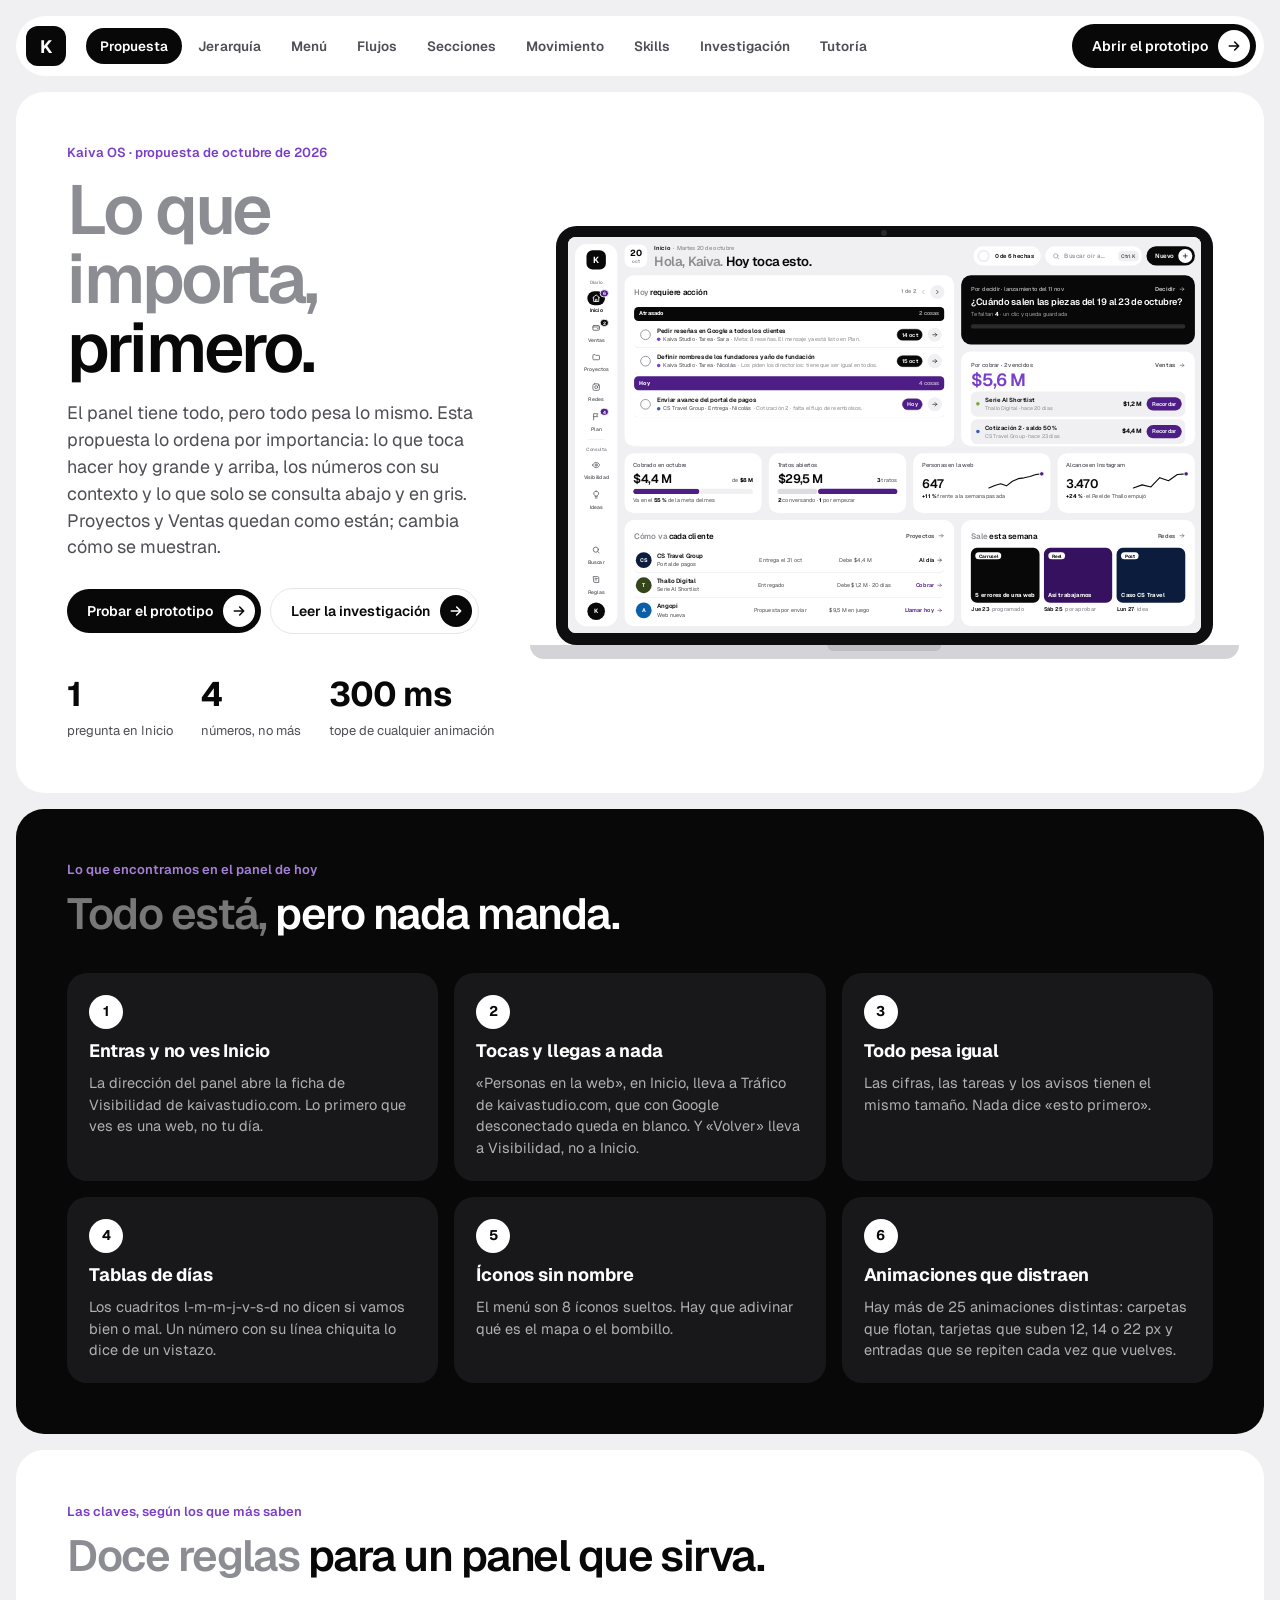
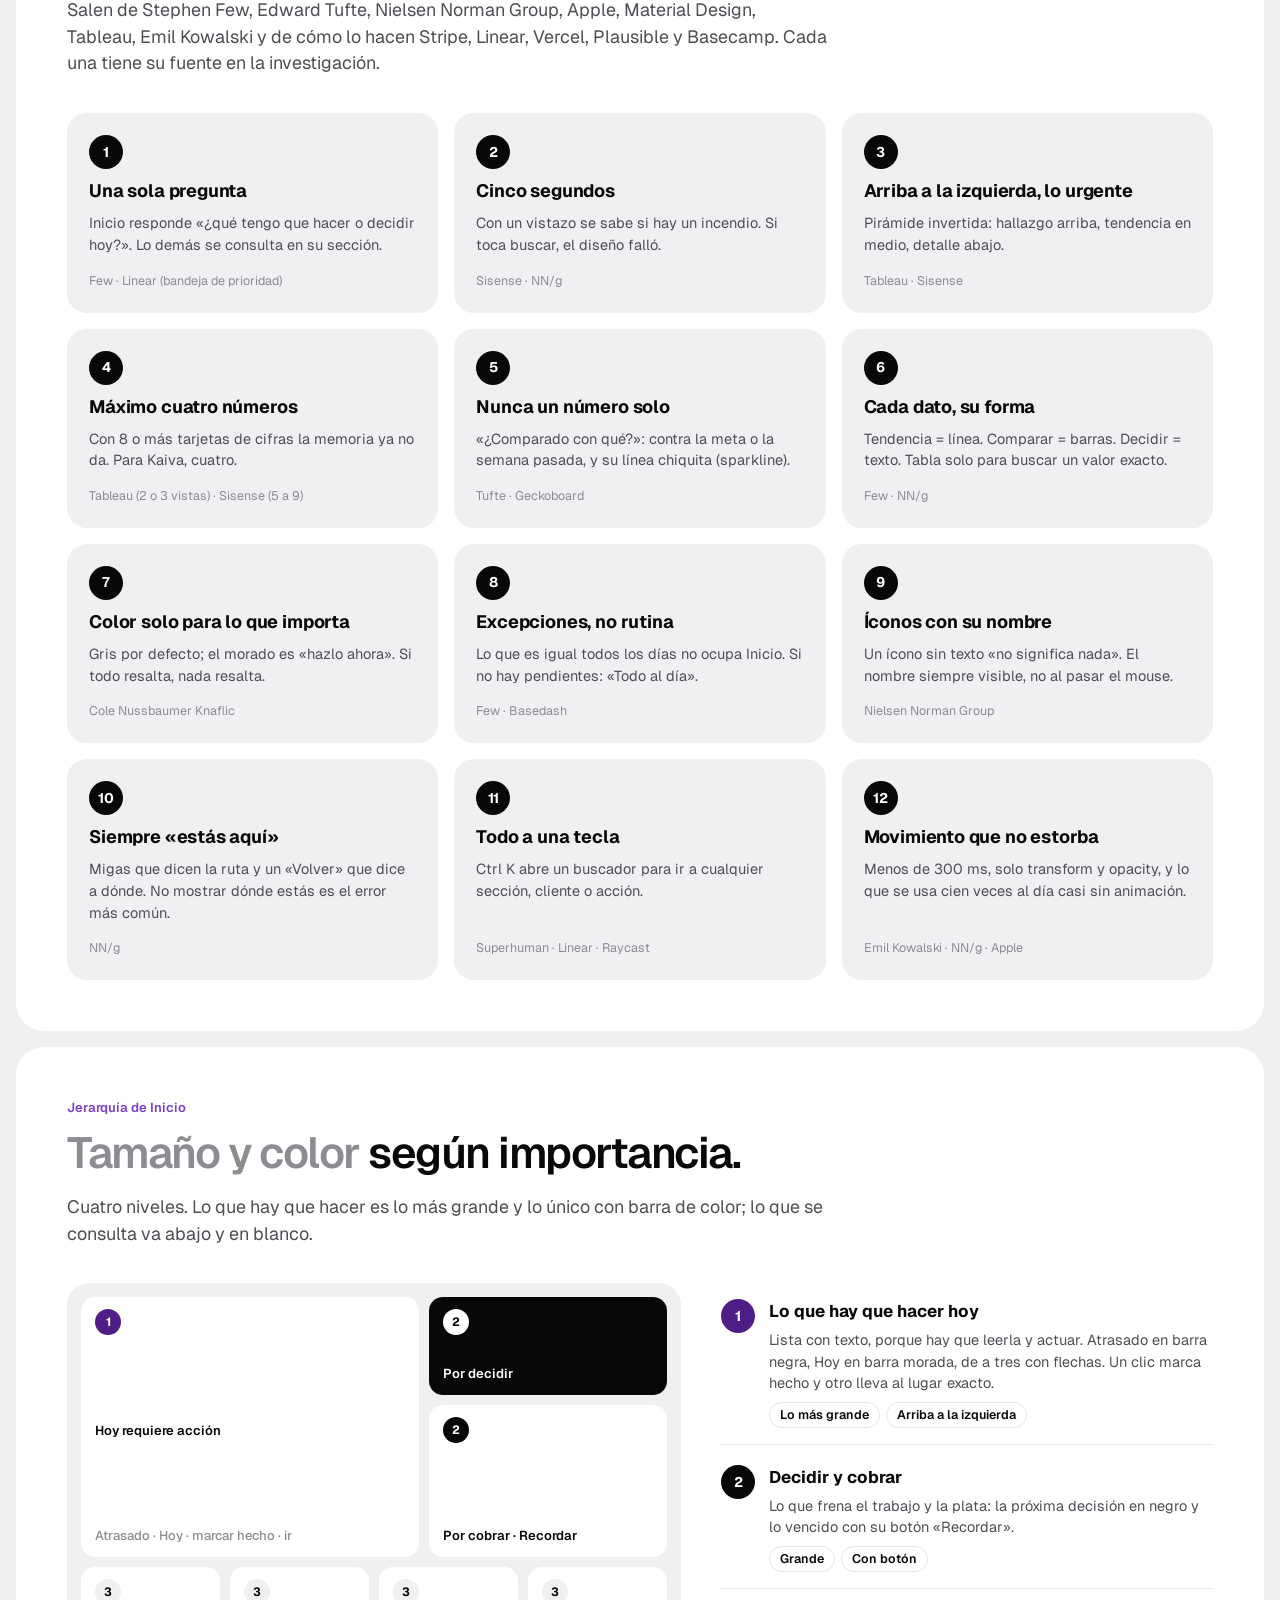
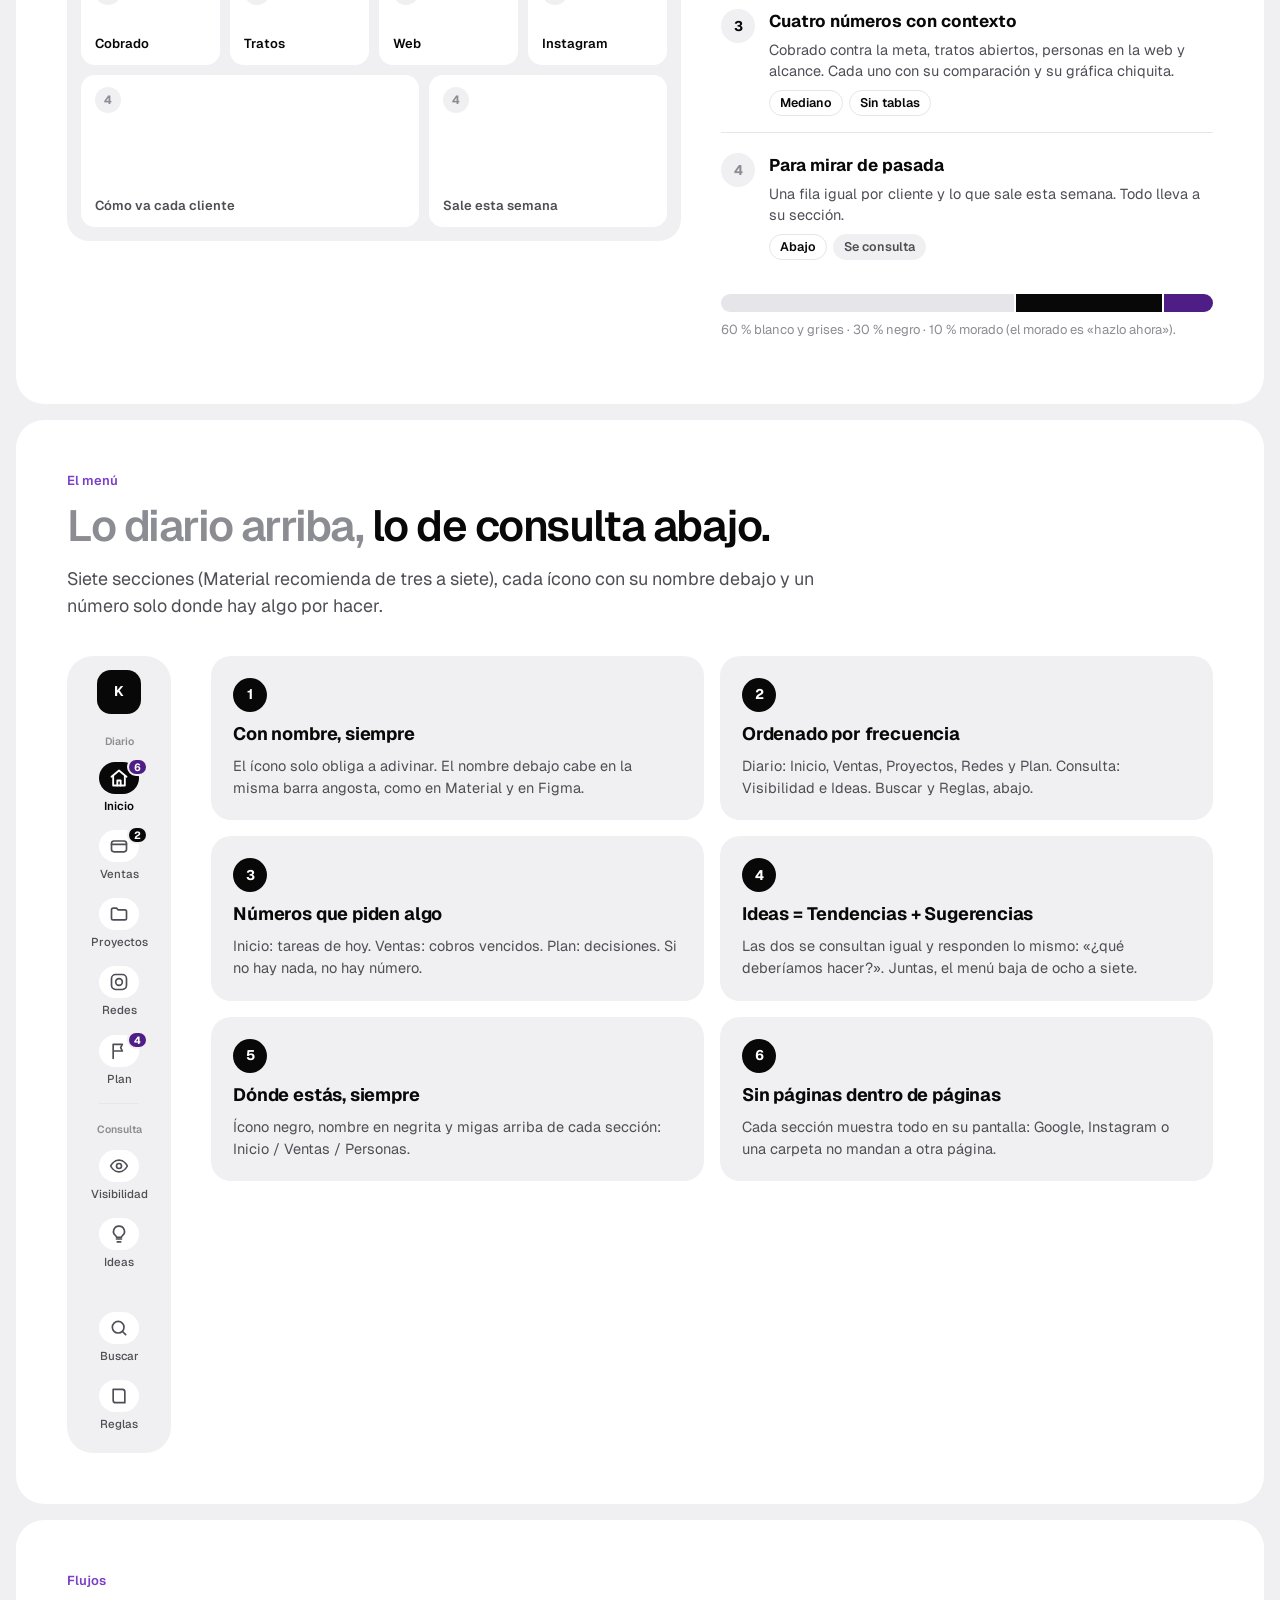
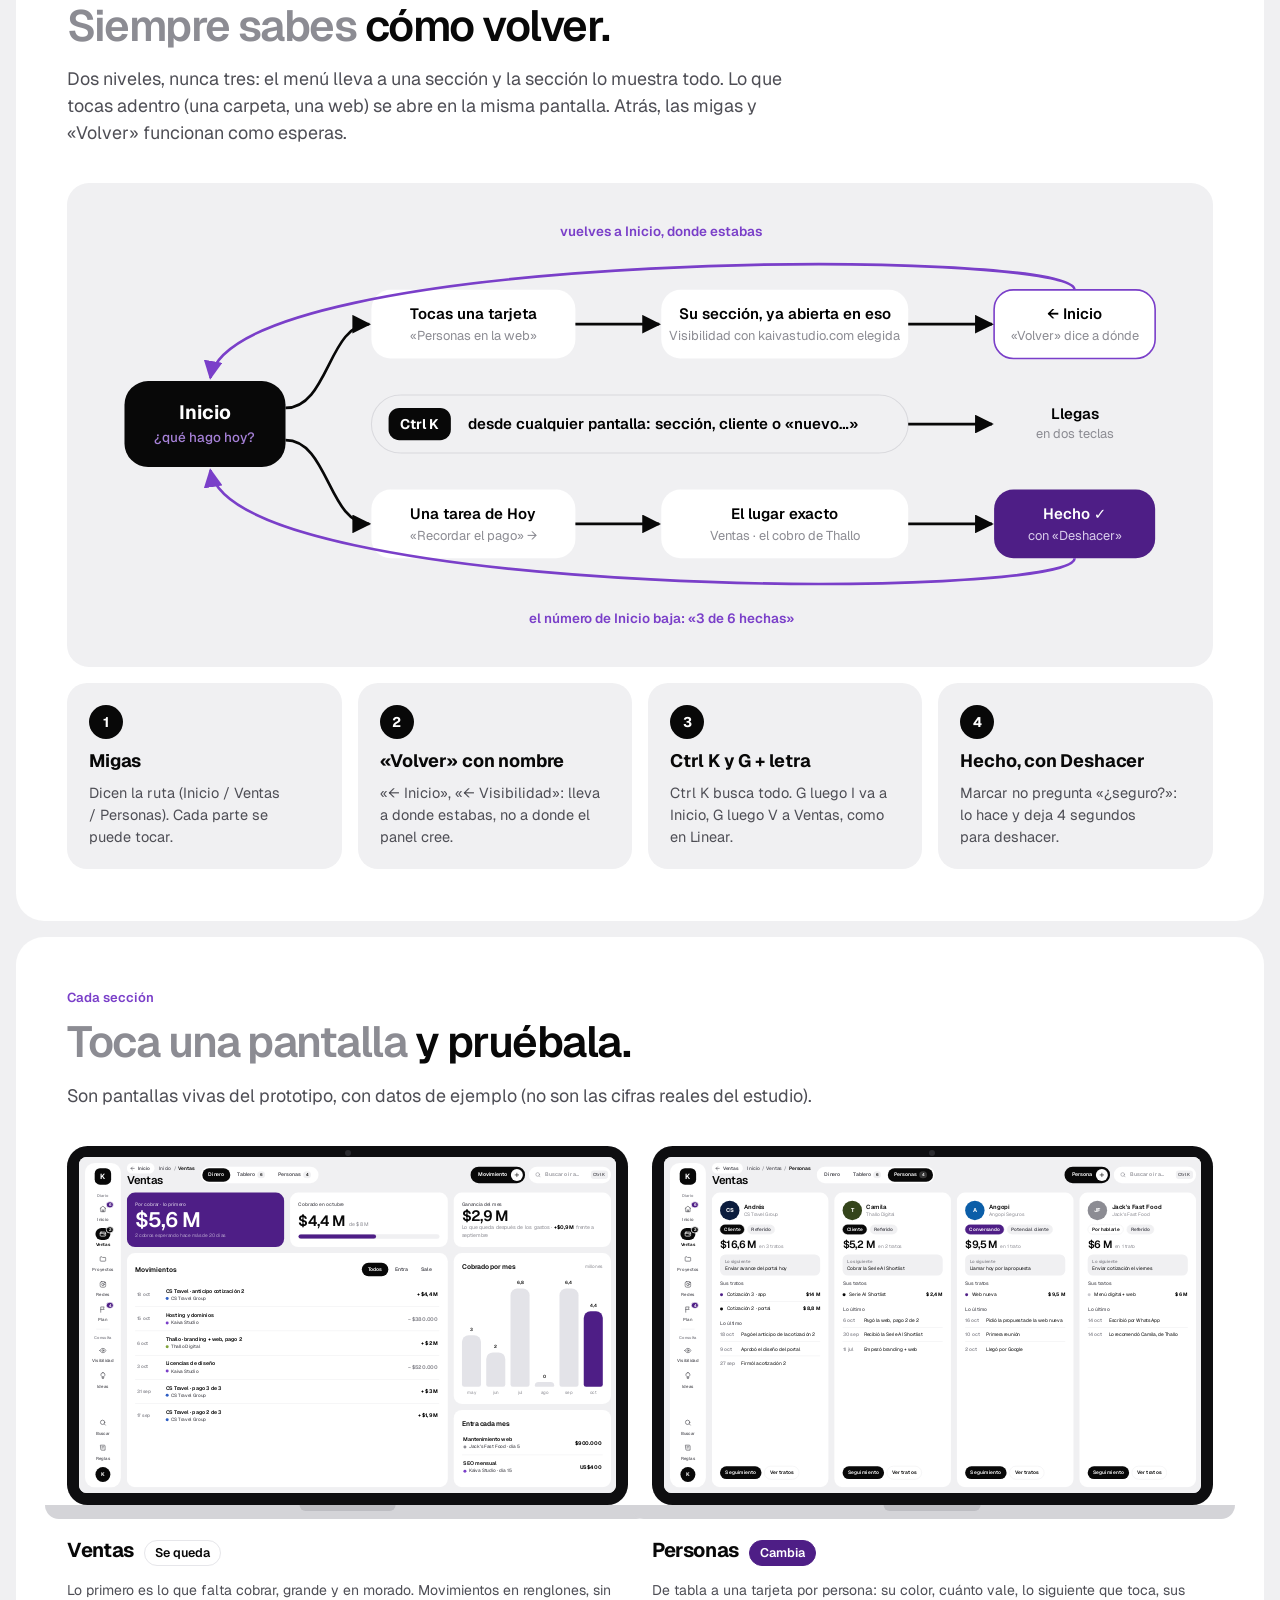
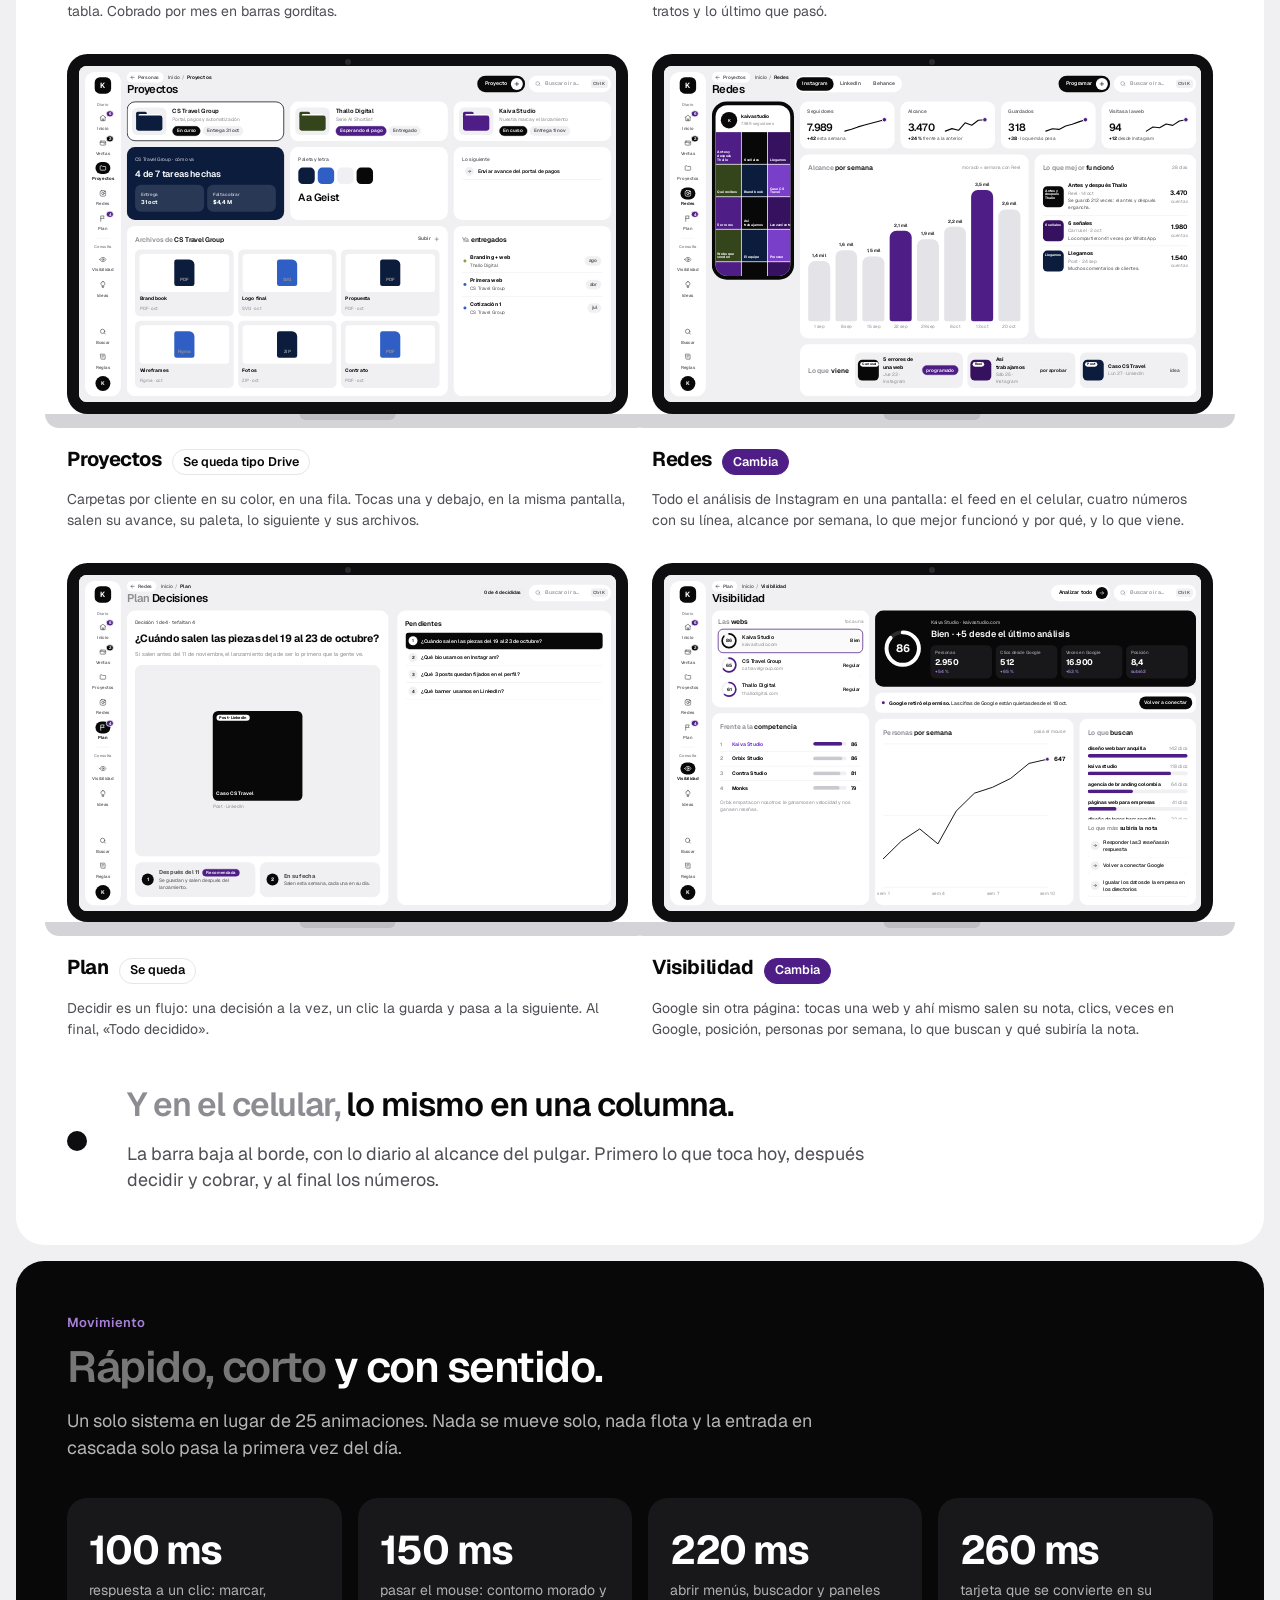
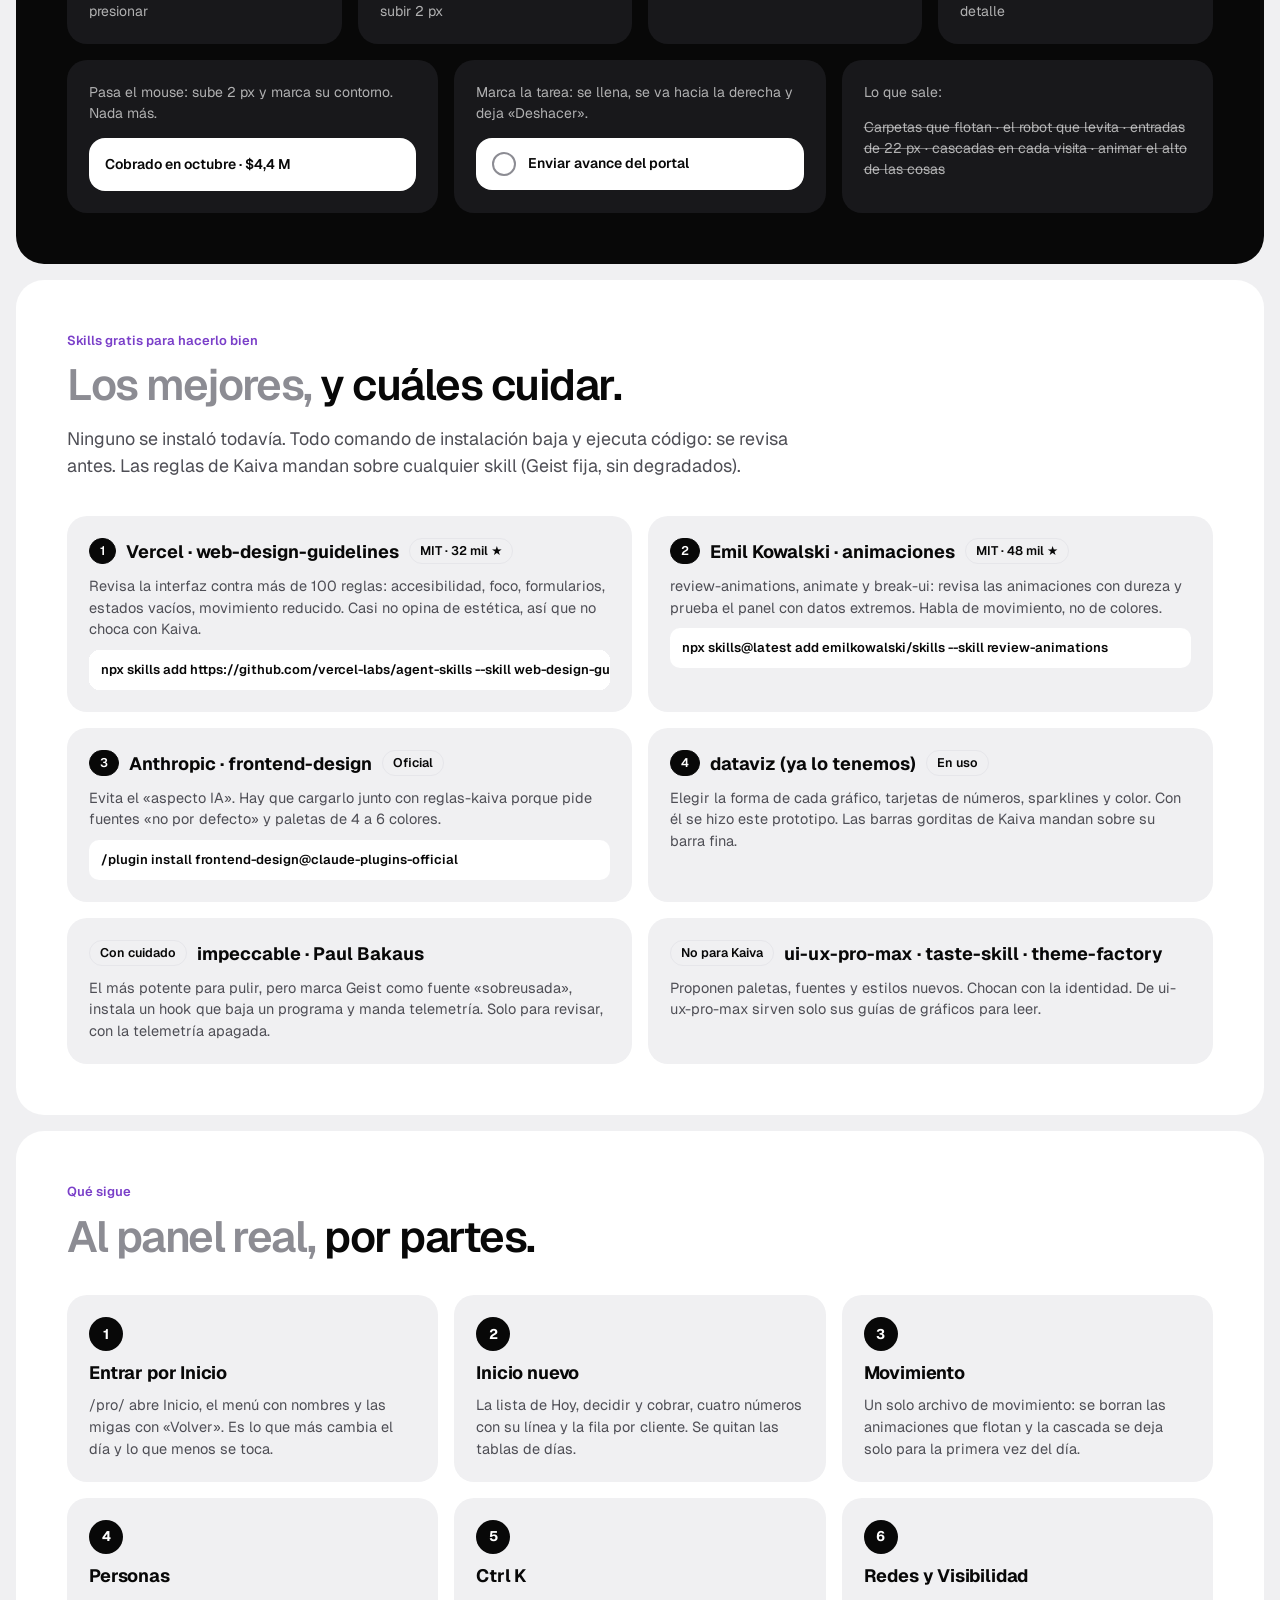
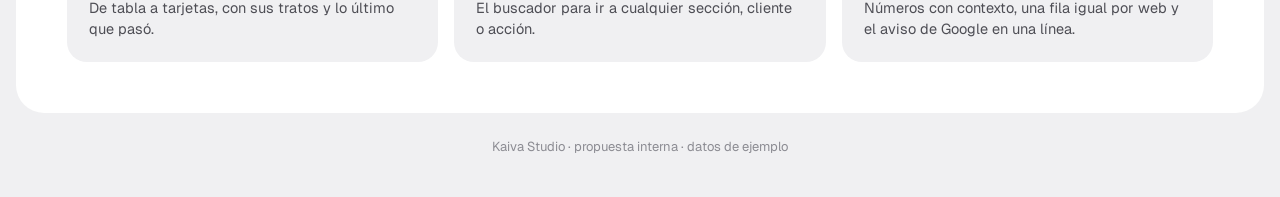
<file: index.html>
<!doctype html>
<html lang="es">
<head>
<meta charset="utf-8">
<meta name="viewport" content="width=device-width, initial-scale=1">
<title>Kaiva OS · propuesta</title>
<meta name="description" content="Propuesta para ordenar el panel de Kaiva Studio por lo que importa: jerarquía, menú, flujos y movimiento, con su investigación.">
<link rel="preconnect" href="https://fonts.googleapis.com">
<link rel="preconnect" href="https://fonts.gstatic.com" crossorigin>
<link href="https://fonts.googleapis.com/css2?family=Geist:wght@400;500;600;700&display=swap" rel="stylesheet">
<link rel="stylesheet" href="assets/kaiva.css">
<link rel="stylesheet" href="assets/propuesta.css">
</head>
<body class="doc">
<div class="envoltura">

  <header class="barra-sup">
    <span class="k">K</span>
    <nav>
      <a class="activo" href="#">Propuesta</a>
      <a href="#jerarquia">Jerarquía</a>
      <a href="#menu">Menú</a>
      <a href="#flujos">Flujos</a>
      <a href="#secciones">Secciones</a>
      <a href="#movimiento">Movimiento</a>
      <a href="#skills">Skills</a>
      <a href="investigacion.html">Investigación</a>
      <a href="tutoria.html">Tutoría</a>
    </nav>
    <a class="pildora" href="app/">Abrir el prototipo<span class="circulo"><svg width="16" height="16" viewBox="0 0 24 24" fill="none" stroke="currentColor" stroke-width="2.4" stroke-linecap="round" stroke-linejoin="round"><path d="M5 12h14M13 6l6 6-6 6"/></svg></span></a>
  </header>

  <!-- 1. Héroe -->
  <section class="seccion heroe">
    <div>
      <div class="sobre">Kaiva OS · propuesta de octubre de 2026</div>
      <h1 class="h-grande dos-tonos"><span class="gris">Lo que importa,</span> primero.</h1>
      <p class="bajada">El panel tiene todo, pero todo pesa lo mismo. Esta propuesta lo ordena por importancia: lo que toca hacer hoy grande y arriba, los números con su contexto y lo que solo se consulta abajo y en gris. Proyectos y Ventas quedan como están; cambia cómo se muestran.</p>
      <div class="botones">
        <a class="pildora" href="app/">Probar el prototipo<span class="circulo"><svg width="16" height="16" viewBox="0 0 24 24" fill="none" stroke="currentColor" stroke-width="2.4" stroke-linecap="round" stroke-linejoin="round"><path d="M5 12h14M13 6l6 6-6 6"/></svg></span></a>
        <a class="pildora blanca" style="outline:1px solid var(--line)" href="investigacion.html">Leer la investigación<span class="circulo"><svg width="16" height="16" viewBox="0 0 24 24" fill="none" stroke="currentColor" stroke-width="2.4" stroke-linecap="round" stroke-linejoin="round"><path d="M5 12h14M13 6l6 6-6 6"/></svg></span></a>
      </div>
      <div class="cifras-heroe">
        <div><b>1</b><span>pregunta en Inicio</span></div>
        <div><b>4</b><span>números, no más</span></div>
        <div><b>300 ms</b><span>tope de cualquier animación</span></div>
      </div>
    </div>
    <a class="mac" href="app/#/inicio" aria-label="Abrir Inicio en el prototipo">
      <div class="marco"><div class="pantalla"><iframe src="app/#/inicio" title="Inicio" loading="eager" tabindex="-1"></iframe></div></div>
      <div class="base"></div>
    </a>
  </section>

  <!-- 2. Lo que está mal hoy -->
  <section class="seccion negra">
    <div class="sobre">Lo que encontramos en el panel de hoy</div>
    <h2 class="h-sec dos-tonos"><span class="gris">Todo está,</span> pero nada manda.</h2>
    <div class="lista-num">
      <div class="item-num"><span class="n">1</span><h3>Entras y no ves Inicio</h3><p>La dirección del panel abre la ficha de Visibilidad de kaivastudio.com. Lo primero que ves es una web, no tu día.</p></div>
      <div class="item-num"><span class="n">2</span><h3>Tocas y llegas a nada</h3><p>«Personas en la web», en Inicio, lleva a Tráfico de kaivastudio.com, que con Google desconectado queda en blanco. Y «Volver» lleva a Visibilidad, no a Inicio.</p></div>
      <div class="item-num"><span class="n">3</span><h3>Todo pesa igual</h3><p>Las cifras, las tareas y los avisos tienen el mismo tamaño. Nada dice «esto primero».</p></div>
      <div class="item-num"><span class="n">4</span><h3>Tablas de días</h3><p>Los cuadritos l-m-m-j-v-s-d no dicen si vamos bien o mal. Un número con su línea chiquita lo dice de un vistazo.</p></div>
      <div class="item-num"><span class="n">5</span><h3>Íconos sin nombre</h3><p>El menú son 8 íconos sueltos. Hay que adivinar qué es el mapa o el bombillo.</p></div>
      <div class="item-num"><span class="n">6</span><h3>Animaciones que distraen</h3><p>Hay más de 25 animaciones distintas: carpetas que flotan, tarjetas que suben 12, 14 o 22 px y entradas que se repiten cada vez que vuelves.</p></div>
    </div>
  </section>

  <!-- 3. Las claves -->
  <section class="seccion">
    <div class="sobre">Las claves, según los que más saben</div>
    <h2 class="h-sec dos-tonos"><span class="gris">Doce reglas</span> para un panel que sirva.</h2>
    <p class="bajada">Salen de Stephen Few, Edward Tufte, Nielsen Norman Group, Apple, Material Design, Tableau, Emil Kowalski y de cómo lo hacen Stripe, Linear, Vercel, Plausible y Basecamp. Cada una tiene su fuente en la investigación.</p>
    <div class="lista-num">
      <div class="item-num"><span class="n">1</span><h3>Una sola pregunta</h3><p>Inicio responde «¿qué tengo que hacer o decidir hoy?». Lo demás se consulta en su sección.</p><span class="fuente">Few · Linear (bandeja de prioridad)</span></div>
      <div class="item-num"><span class="n">2</span><h3>Cinco segundos</h3><p>Con un vistazo se sabe si hay un incendio. Si toca buscar, el diseño falló.</p><span class="fuente">Sisense · NN/g</span></div>
      <div class="item-num"><span class="n">3</span><h3>Arriba a la izquierda, lo urgente</h3><p>Pirámide invertida: hallazgo arriba, tendencia en medio, detalle abajo.</p><span class="fuente">Tableau · Sisense</span></div>
      <div class="item-num"><span class="n">4</span><h3>Máximo cuatro números</h3><p>Con 8 o más tarjetas de cifras la memoria ya no da. Para Kaiva, cuatro.</p><span class="fuente">Tableau (2 o 3 vistas) · Sisense (5 a 9)</span></div>
      <div class="item-num"><span class="n">5</span><h3>Nunca un número solo</h3><p>«¿Comparado con qué?»: contra la meta o la semana pasada, y su línea chiquita (sparkline).</p><span class="fuente">Tufte · Geckoboard</span></div>
      <div class="item-num"><span class="n">6</span><h3>Cada dato, su forma</h3><p>Tendencia = línea. Comparar = barras. Decidir = texto. Tabla solo para buscar un valor exacto.</p><span class="fuente">Few · NN/g</span></div>
      <div class="item-num"><span class="n">7</span><h3>Color solo para lo que importa</h3><p>Gris por defecto; el morado es «hazlo ahora». Si todo resalta, nada resalta.</p><span class="fuente">Cole Nussbaumer Knaflic</span></div>
      <div class="item-num"><span class="n">8</span><h3>Excepciones, no rutina</h3><p>Lo que es igual todos los días no ocupa Inicio. Si no hay pendientes: «Todo al día».</p><span class="fuente">Few · Basedash</span></div>
      <div class="item-num"><span class="n">9</span><h3>Íconos con su nombre</h3><p>Un ícono sin texto «no significa nada». El nombre siempre visible, no al pasar el mouse.</p><span class="fuente">Nielsen Norman Group</span></div>
      <div class="item-num"><span class="n">10</span><h3>Siempre «estás aquí»</h3><p>Migas que dicen la ruta y un «Volver» que dice a dónde. No mostrar dónde estás es el error más común.</p><span class="fuente">NN/g</span></div>
      <div class="item-num"><span class="n">11</span><h3>Todo a una tecla</h3><p>Ctrl K abre un buscador para ir a cualquier sección, cliente o acción.</p><span class="fuente">Superhuman · Linear · Raycast</span></div>
      <div class="item-num"><span class="n">12</span><h3>Movimiento que no estorba</h3><p>Menos de 300 ms, solo transform y opacity, y lo que se usa cien veces al día casi sin animación.</p><span class="fuente">Emil Kowalski · NN/g · Apple</span></div>
    </div>
  </section>

  <!-- 4. Jerarquía -->
  <section class="seccion" id="jerarquia">
    <div class="sobre">Jerarquía de Inicio</div>
    <h2 class="h-sec dos-tonos"><span class="gris">Tamaño y color</span> según importancia.</h2>
    <p class="bajada">Cuatro niveles. Lo que hay que hacer es lo más grande y lo único con barra de color; lo que se consulta va abajo y en blanco.</p>
    <div class="jerarquia">
      <div class="maqueta" id="maqueta">
        <div class="zona z1" data-n="1" style="grid-column: span 7; grid-row: span 5"><span class="z">1</span>Hoy requiere acción<br><span class="suave" style="font-weight:500">Atrasado · Hoy · marcar hecho · ir</span></div>
        <div class="zona z2" data-n="2" style="grid-column: span 5; grid-row: span 2"><span class="z">2</span>Por decidir</div>
        <div class="zona z2b" data-n="2" style="grid-column: span 5; grid-row: span 3"><span class="z">2</span>Por cobrar · Recordar</div>
        <div class="zona z3" data-n="3" style="grid-column: span 3; grid-row: span 2"><span class="z">3</span>Cobrado</div>
        <div class="zona z3" data-n="3" style="grid-column: span 3; grid-row: span 2"><span class="z">3</span>Tratos</div>
        <div class="zona z3" data-n="3" style="grid-column: span 3; grid-row: span 2"><span class="z">3</span>Web</div>
        <div class="zona z3" data-n="3" style="grid-column: span 3; grid-row: span 2"><span class="z">3</span>Instagram</div>
        <div class="zona z4" data-n="4" style="grid-column: span 7; grid-row: span 3"><span class="z">4</span>Cómo va cada cliente</div>
        <div class="zona z4" data-n="4" style="grid-column: span 5; grid-row: span 3"><span class="z">4</span>Sale esta semana</div>
      </div>
      <div>
        <div class="niveles">
          <div class="nivel" data-n="1"><span class="z" style="background:var(--violet);color:#fff">1</span><div><h4>Lo que hay que hacer hoy</h4><p>Lista con texto, porque hay que leerla y actuar. Atrasado en barra negra, Hoy en barra morada, de a tres con flechas. Un clic marca hecho y otro lleva al lugar exacto.</p><div class="tam"><span class="chip">Lo más grande</span><span class="chip">Arriba a la izquierda</span></div></div></div>
          <div class="nivel" data-n="2"><span class="z" style="background:var(--ink);color:#fff">2</span><div><h4>Decidir y cobrar</h4><p>Lo que frena el trabajo y la plata: la próxima decisión en negro y lo vencido con su botón «Recordar».</p><div class="tam"><span class="chip">Grande</span><span class="chip">Con botón</span></div></div></div>
          <div class="nivel" data-n="3"><span class="z" style="background:var(--mist)">3</span><div><h4>Cuatro números con contexto</h4><p>Cobrado contra la meta, tratos abiertos, personas en la web y alcance. Cada uno con su comparación y su gráfica chiquita.</p><div class="tam"><span class="chip">Mediano</span><span class="chip">Sin tablas</span></div></div></div>
          <div class="nivel" data-n="4"><span class="z" style="background:var(--mist);color:var(--ink-3)">4</span><div><h4>Para mirar de pasada</h4><p>Una fila igual por cliente y lo que sale esta semana. Todo lleva a su sección.</p><div class="tam"><span class="chip">Abajo</span><span class="chip gris">Se consulta</span></div></div></div>
        </div>
        <div class="proporcion" title="Proporción de color"><i style="flex:60;background:#E6E6EA"></i><i style="flex:30;background:var(--ink)"></i><i style="flex:10;background:var(--violet)"></i></div>
        <p class="nota-f" style="margin-top:8px">60 % blanco y grises · 30 % negro · 10 % morado (el morado es «hazlo ahora»).</p>
      </div>
    </div>
  </section>

  <!-- 5. Menú -->
  <section class="seccion" id="menu">
    <div class="sobre">El menú</div>
    <h2 class="h-sec dos-tonos"><span class="gris">Lo diario arriba,</span> lo de consulta abajo.</h2>
    <p class="bajada">Siete secciones (Material recomienda de tres a siete), cada ícono con su nombre debajo y un número solo donde hay algo por hacer.</p>
    <div class="menu-demo">
      <div class="rail" aria-hidden="true">
        <span class="logo">K</span>
        <span class="g">Diario</span>
        <span class="it on"><span class="i"><svg width="20" height="20" viewBox="0 0 24 24" fill="none" stroke="currentColor" stroke-width="2.2" stroke-linecap="round" stroke-linejoin="round"><path d="M3 10.5 12 3l9 7.5"/><path d="M5 9.5V21h14V9.5"/><path d="M10 21v-6h4v6"/></svg></span>Inicio<span class="b">6</span></span>
        <span class="it"><span class="i"><svg width="20" height="20" viewBox="0 0 24 24" fill="none" stroke="currentColor" stroke-width="2" stroke-linecap="round" stroke-linejoin="round"><rect x="3" y="6" width="18" height="13" rx="3"/><path d="M3 10h18"/></svg></span>Ventas<span class="b" style="background:var(--ink)">2</span></span>
        <span class="it"><span class="i"><svg width="20" height="20" viewBox="0 0 24 24" fill="none" stroke="currentColor" stroke-width="2" stroke-linecap="round" stroke-linejoin="round"><path d="M3 7a2 2 0 0 1 2-2h4l2 2h8a2 2 0 0 1 2 2v8a2 2 0 0 1-2 2H5a2 2 0 0 1-2-2z"/></svg></span>Proyectos</span>
        <span class="it"><span class="i"><svg width="20" height="20" viewBox="0 0 24 24" fill="none" stroke="currentColor" stroke-width="2" stroke-linecap="round" stroke-linejoin="round"><rect x="3" y="3" width="18" height="18" rx="5"/><circle cx="12" cy="12" r="4"/></svg></span>Redes</span>
        <span class="it"><span class="i"><svg width="20" height="20" viewBox="0 0 24 24" fill="none" stroke="currentColor" stroke-width="2" stroke-linecap="round" stroke-linejoin="round"><path d="M5 21V4h11l-2 4 2 4H5"/></svg></span>Plan<span class="b">4</span></span>
        <span class="sep"></span>
        <span class="g">Consulta</span>
        <span class="it"><span class="i"><svg width="20" height="20" viewBox="0 0 24 24" fill="none" stroke="currentColor" stroke-width="2" stroke-linecap="round" stroke-linejoin="round"><path d="M2 12s3.5-7 10-7 10 7 10 7-3.5 7-10 7S2 12 2 12z"/><circle cx="12" cy="12" r="3"/></svg></span>Visibilidad</span>
        <span class="it"><span class="i"><svg width="20" height="20" viewBox="0 0 24 24" fill="none" stroke="currentColor" stroke-width="2" stroke-linecap="round" stroke-linejoin="round"><path d="M9 18h6M10 21.5h4"/><path d="M12 2.5a6.5 6.5 0 0 0-3.8 11.8c.5.4.8 1 .8 1.6V16h6v-.1c0-.6.3-1.2.8-1.6A6.5 6.5 0 0 0 12 2.5z"/></svg></span>Ideas</span>
        <div class="abajo">
          <span class="it"><span class="i"><svg width="20" height="20" viewBox="0 0 24 24" fill="none" stroke="currentColor" stroke-width="2" stroke-linecap="round"><circle cx="11" cy="11" r="7"/><path d="m20 20-3.5-3.5"/></svg></span>Buscar</span>
          <span class="it"><span class="i"><svg width="20" height="20" viewBox="0 0 24 24" fill="none" stroke="currentColor" stroke-width="2" stroke-linecap="round" stroke-linejoin="round"><path d="M5 4h11a3 3 0 0 1 3 3v13H8a3 3 0 0 1-3-3z"/></svg></span>Reglas</span>
        </div>
      </div>
      <div class="porque">
        <div class="item-num"><span class="n">1</span><h3>Con nombre, siempre</h3><p>El ícono solo obliga a adivinar. El nombre debajo cabe en la misma barra angosta, como en Material y en Figma.</p></div>
        <div class="item-num"><span class="n">2</span><h3>Ordenado por frecuencia</h3><p>Diario: Inicio, Ventas, Proyectos, Redes y Plan. Consulta: Visibilidad e Ideas. Buscar y Reglas, abajo.</p></div>
        <div class="item-num"><span class="n">3</span><h3>Números que piden algo</h3><p>Inicio: tareas de hoy. Ventas: cobros vencidos. Plan: decisiones. Si no hay nada, no hay número.</p></div>
        <div class="item-num"><span class="n">4</span><h3>Ideas = Tendencias + Sugerencias</h3><p>Las dos se consultan igual y responden lo mismo: «¿qué deberíamos hacer?». Juntas, el menú baja de ocho a siete.</p></div>
        <div class="item-num"><span class="n">5</span><h3>Dónde estás, siempre</h3><p>Ícono negro, nombre en negrita y migas arriba de cada sección: Inicio / Ventas / Personas.</p></div>
        <div class="item-num"><span class="n">6</span><h3>Sin páginas dentro de páginas</h3><p>Cada sección muestra todo en su pantalla: Google, Instagram o una carpeta no mandan a otra página.</p></div>
      </div>
    </div>
  </section>

  <!-- 6. Flujos -->
  <section class="seccion" id="flujos">
    <div class="sobre">Flujos</div>
    <h2 class="h-sec dos-tonos"><span class="gris">Siempre sabes</span> cómo volver.</h2>
    <p class="bajada">Dos niveles, nunca tres: el menú lleva a una sección y la sección lo muestra todo. Lo que tocas adentro (una carpeta, una web) se abre en la misma pantalla. Atrás, las migas y «Volver» funcionan como esperas.</p>
    <div class="flujo">
      <svg viewBox="0 -26 1000 384" role="img" aria-label="Diagrama de flujos: de Inicio al detalle y de vuelta; de una tarea al lugar exacto; y Ctrl K a cualquier parte">
        <defs>
          <marker id="fl" viewBox="0 0 10 10" refX="9" refY="5" markerWidth="7" markerHeight="7" orient="auto-start-reverse"><path d="M0 0 10 5 0 10z" fill="#080808"/></marker>
          <marker id="flm" viewBox="0 0 10 10" refX="9" refY="5" markerWidth="7" markerHeight="7" orient="auto-start-reverse"><path d="M0 0 10 5 0 10z" fill="#7A3FC9"/></marker>
        </defs>
        <g font-family="Geist, system-ui, sans-serif">
          <!-- Inicio -->
          <rect x="20" y="125" width="150" height="80" rx="22" fill="#080808"/>
          <text x="95" y="160" text-anchor="middle" fill="#fff" font-size="18" font-weight="700">Inicio</text>
          <text x="95" y="182" text-anchor="middle" fill="#A580D6" font-size="12.5" font-weight="500">¿qué hago hoy?</text>
          <!-- carril 1: tarjeta → detalle -->
          <rect x="250" y="40" width="190" height="64" rx="18" fill="#fff"/>
          <text x="345" y="67" text-anchor="middle" font-size="14" font-weight="600">Tocas una tarjeta</text>
          <text x="345" y="87" text-anchor="middle" font-size="12" fill="#8C8C93">«Personas en la web»</text>
          <rect x="520" y="40" width="230" height="64" rx="18" fill="#fff"/>
          <text x="635" y="67" text-anchor="middle" font-size="14" font-weight="600">Su sección, ya abierta en eso</text>
          <text x="635" y="87" text-anchor="middle" font-size="12" fill="#8C8C93">Visibilidad con kaivastudio.com elegida</text>
          <rect x="830" y="40" width="150" height="64" rx="18" fill="#fff" stroke="#7A3FC9" stroke-width="1.5"/>
          <text x="905" y="67" text-anchor="middle" font-size="14" font-weight="600">← Inicio</text>
          <text x="905" y="87" text-anchor="middle" font-size="12" fill="#8C8C93">«Volver» dice a dónde</text>
          <path d="M170 150 C210 150 210 72 248 72" fill="none" stroke="#080808" stroke-width="2.5" marker-end="url(#fl)"/>
          <path d="M440 72 H518" fill="none" stroke="#080808" stroke-width="2.5" marker-end="url(#fl)"/>
          <path d="M750 72 H828" fill="none" stroke="#080808" stroke-width="2.5" marker-end="url(#fl)"/>
          <path d="M905 40 C905 0 120 0 100 122" fill="none" stroke="#7A3FC9" stroke-width="2.5" marker-end="url(#flm)"/>
          <text x="520" y="-10" text-anchor="middle" font-size="12.5" fill="#7A3FC9" font-weight="600">vuelves a Inicio, donde estabas</text>
          <!-- carril 2: tarea → lugar exacto → hecho -->
          <rect x="250" y="226" width="190" height="64" rx="18" fill="#fff"/>
          <text x="345" y="253" text-anchor="middle" font-size="14" font-weight="600">Una tarea de Hoy</text>
          <text x="345" y="273" text-anchor="middle" font-size="12" fill="#8C8C93">«Recordar el pago»  →</text>
          <rect x="520" y="226" width="230" height="64" rx="18" fill="#fff"/>
          <text x="635" y="253" text-anchor="middle" font-size="14" font-weight="600">El lugar exacto</text>
          <text x="635" y="273" text-anchor="middle" font-size="12" fill="#8C8C93">Ventas · el cobro de Thallo</text>
          <rect x="830" y="226" width="150" height="64" rx="18" fill="#4E1E86"/>
          <text x="905" y="253" text-anchor="middle" font-size="14" font-weight="600" fill="#fff">Hecho ✓</text>
          <text x="905" y="273" text-anchor="middle" font-size="12" fill="#D9CCEB">con «Deshacer»</text>
          <path d="M170 180 C210 180 210 258 248 258" fill="none" stroke="#080808" stroke-width="2.5" marker-end="url(#fl)"/>
          <path d="M440 258 H518" fill="none" stroke="#080808" stroke-width="2.5" marker-end="url(#fl)"/>
          <path d="M750 258 H828" fill="none" stroke="#080808" stroke-width="2.5" marker-end="url(#fl)"/>
          <path d="M905 290 C905 330 120 330 100 208" fill="none" stroke="#7A3FC9" stroke-width="2.5" marker-end="url(#flm)"/>
          <text x="520" y="350" text-anchor="middle" font-size="12.5" fill="#7A3FC9" font-weight="600">el número de Inicio baja: «3 de 6 hechas»</text>
          <!-- Ctrl K -->
          <rect x="250" y="138" width="500" height="54" rx="27" fill="#F0F0F2" stroke="#DADADE"/>
          <rect x="266" y="150" width="58" height="30" rx="10" fill="#080808"/>
          <text x="295" y="170" text-anchor="middle" font-size="13" font-weight="700" fill="#fff">Ctrl K</text>
          <text x="340" y="170" font-size="14" font-weight="600">desde cualquier pantalla: sección, cliente o «nuevo…»</text>
          <path d="M750 165 H828" fill="none" stroke="#080808" stroke-width="2.5" stroke-dasharray="0" marker-end="url(#fl)"/>
          <text x="905" y="160" text-anchor="middle" font-size="14" font-weight="600">Llegas</text>
          <text x="905" y="178" text-anchor="middle" font-size="12" fill="#8C8C93">en dos teclas</text>
        </g>
      </svg>
    </div>
    <div class="pasos-flujo">
      <div class="item-num"><span class="n">1</span><h3>Migas</h3><p>Dicen la ruta (Inicio / Ventas / Personas). Cada parte se puede tocar.</p></div>
      <div class="item-num"><span class="n">2</span><h3>«Volver» con nombre</h3><p>«← Inicio», «← Visibilidad»: lleva a donde estabas, no a donde el panel cree.</p></div>
      <div class="item-num"><span class="n">3</span><h3>Ctrl K y G + letra</h3><p>Ctrl K busca todo. G luego I va a Inicio, G luego V a Ventas, como en Linear.</p></div>
      <div class="item-num"><span class="n">4</span><h3>Hecho, con Deshacer</h3><p>Marcar no pregunta «¿seguro?»: lo hace y deja 4 segundos para deshacer.</p></div>
    </div>
  </section>

  <!-- 7. Secciones -->
  <section class="seccion" id="secciones">
    <div class="sobre">Cada sección</div>
    <h2 class="h-sec dos-tonos"><span class="gris">Toca una pantalla</span> y pruébala.</h2>
    <p class="bajada">Son pantallas vivas del prototipo, con datos de ejemplo (no son las cifras reales del estudio).</p>
    <div class="galeria">
      <div><a class="mac" href="app/#/ventas"><div class="marco"><div class="pantalla"><iframe data-src="app/#/ventas" title="Ventas" tabindex="-1"></iframe></div></div><div class="base"></div></a>
        <div class="pie-g"><h3>Ventas</h3><span class="chip">Se queda</span><p>Lo primero es lo que falta cobrar, grande y en morado. Movimientos en renglones, sin tabla. Cobrado por mes en barras gorditas.</p></div></div>
      <div><a class="mac" href="app/#/ventas/personas"><div class="marco"><div class="pantalla"><iframe data-src="app/#/ventas/personas" title="Personas" tabindex="-1"></iframe></div></div><div class="base"></div></a>
        <div class="pie-g"><h3>Personas</h3><span class="chip morado">Cambia</span><p>De tabla a una tarjeta por persona: su color, cuánto vale, lo siguiente que toca, sus tratos y lo último que pasó.</p></div></div>
      <div><a class="mac" href="app/#/proyectos"><div class="marco"><div class="pantalla"><iframe data-src="app/#/proyectos" title="Proyectos" tabindex="-1"></iframe></div></div><div class="base"></div></a>
        <div class="pie-g"><h3>Proyectos</h3><span class="chip">Se queda tipo Drive</span><p>Carpetas por cliente en su color, en una fila. Tocas una y debajo, en la misma pantalla, salen su avance, su paleta, lo siguiente y sus archivos.</p></div></div>
      <div><a class="mac" href="app/#/redes"><div class="marco"><div class="pantalla"><iframe data-src="app/#/redes" title="Redes" tabindex="-1"></iframe></div></div><div class="base"></div></a>
        <div class="pie-g"><h3>Redes</h3><span class="chip morado">Cambia</span><p>Todo el análisis de Instagram en una pantalla: el feed en el celular, cuatro números con su línea, alcance por semana, lo que mejor funcionó y por qué, y lo que viene.</p></div></div>
      <div><a class="mac" href="app/#/plan"><div class="marco"><div class="pantalla"><iframe data-src="app/#/plan" title="Plan" tabindex="-1"></iframe></div></div><div class="base"></div></a>
        <div class="pie-g"><h3>Plan</h3><span class="chip">Se queda</span><p>Decidir es un flujo: una decisión a la vez, un clic la guarda y pasa a la siguiente. Al final, «Todo decidido».</p></div></div>
      <div><a class="mac" href="app/#/visibilidad"><div class="marco"><div class="pantalla"><iframe data-src="app/#/visibilidad" title="Visibilidad" tabindex="-1"></iframe></div></div><div class="base"></div></a>
        <div class="pie-g"><h3>Visibilidad</h3><span class="chip morado">Cambia</span><p>Google sin otra página: tocas una web y ahí mismo salen su nota, clics, veces en Google, posición, personas por semana, lo que buscan y qué subiría la nota.</p></div></div>
    </div>
    <div style="display:grid;grid-template-columns:auto 1fr;gap:40px;align-items:center;margin-top:48px" class="en-cel">
      <div class="cel"><div class="pantalla"><iframe data-src="app/#/inicio" data-ancho="390" title="Inicio en el celular" tabindex="-1"></iframe></div></div>
      <div><h3 class="h-sec dos-tonos" style="font-size:clamp(24px,2.6vw,36px)"><span class="gris">Y en el celular,</span> lo mismo en una columna.</h3>
        <p class="bajada">La barra baja al borde, con lo diario al alcance del pulgar. Primero lo que toca hoy, después decidir y cobrar, y al final los números.</p></div>
    </div>
  </section>

  <!-- 8. Movimiento -->
  <section class="seccion negra" id="movimiento">
    <div class="sobre">Movimiento</div>
    <h2 class="h-sec dos-tonos"><span class="gris">Rápido, corto</span> y con sentido.</h2>
    <p class="bajada">Un solo sistema en lugar de 25 animaciones. Nada se mueve solo, nada flota y la entrada en cascada solo pasa la primera vez del día.</p>
    <div class="tiempos">
      <div class="tiempo"><b>100 ms</b><span>respuesta a un clic: marcar, presionar</span></div>
      <div class="tiempo"><b>150 ms</b><span>pasar el mouse: contorno morado y subir 2 px</span></div>
      <div class="tiempo"><b>220 ms</b><span>abrir menús, buscador y paneles</span></div>
      <div class="tiempo"><b>260 ms</b><span>tarjeta que se convierte en su detalle</span></div>
    </div>
    <div class="demo-mov">
      <div class="caja"><p>Pasa el mouse: sube 2 px y marca su contorno. Nada más.</p><div class="demo-tarjeta">Cobrado en octubre · $4,4 M</div></div>
      <div class="caja"><p>Marca la tarea: se llena, se va hacia la derecha y deja «Deshacer».</p><div class="demo-check" id="demo-check"><button aria-label="Marcar"><svg width="13" height="13" viewBox="0 0 24 24" fill="none" stroke="#fff" stroke-width="3.2" stroke-linecap="round" stroke-linejoin="round"><path d="m5 12.5 4.5 4.5L19 7.5"/></svg></button>Enviar avance del portal</div></div>
      <div class="caja"><p>Lo que sale:</p><p class="mal">Carpetas que flotan · el robot que levita · entradas de 22 px · cascadas en cada visita · animar el alto de las cosas</p></div>
    </div>
  </section>

  <!-- 9. Skills -->
  <section class="seccion" id="skills">
    <div class="sobre">Skills gratis para hacerlo bien</div>
    <h2 class="h-sec dos-tonos"><span class="gris">Los mejores,</span> y cuáles cuidar.</h2>
    <p class="bajada">Ninguno se instaló todavía. Todo comando de instalación baja y ejecuta código: se revisa antes. Las reglas de Kaiva mandan sobre cualquier skill (Geist fija, sin degradados).</p>
    <div class="skills">
      <div class="skill"><div class="top"><span class="chip negro">1</span><h3>Vercel · web-design-guidelines</h3><span class="chip">MIT · 32 mil ★</span></div><p>Revisa la interfaz contra más de 100 reglas: accesibilidad, foco, formularios, estados vacíos, movimiento reducido. Casi no opina de estética, así que no choca con Kaiva.</p><code>npx skills add https://github.com/vercel-labs/agent-skills --skill web-design-guidelines</code></div>
      <div class="skill"><div class="top"><span class="chip negro">2</span><h3>Emil Kowalski · animaciones</h3><span class="chip">MIT · 48 mil ★</span></div><p>review-animations, animate y break-ui: revisa las animaciones con dureza y prueba el panel con datos extremos. Habla de movimiento, no de colores.</p><code>npx skills@latest add emilkowalski/skills --skill review-animations</code></div>
      <div class="skill"><div class="top"><span class="chip negro">3</span><h3>Anthropic · frontend-design</h3><span class="chip">Oficial</span></div><p>Evita el «aspecto IA». Hay que cargarlo junto con reglas-kaiva porque pide fuentes «no por defecto» y paletas de 4 a 6 colores.</p><code>/plugin install frontend-design@claude-plugins-official</code></div>
      <div class="skill"><div class="top"><span class="chip negro">4</span><h3>dataviz (ya lo tenemos)</h3><span class="chip">En uso</span></div><p>Elegir la forma de cada gráfico, tarjetas de números, sparklines y color. Con él se hizo este prototipo. Las barras gorditas de Kaiva mandan sobre su barra fina.</p></div>
      <div class="skill"><div class="top"><span class="chip">Con cuidado</span><h3>impeccable · Paul Bakaus</h3></div><p>El más potente para pulir, pero marca Geist como fuente «sobreusada», instala un hook que baja un programa y manda telemetría. Solo para revisar, con la telemetría apagada.</p></div>
      <div class="skill"><div class="top"><span class="chip">No para Kaiva</span><h3>ui-ux-pro-max · taste-skill · theme-factory</h3></div><p>Proponen paletas, fuentes y estilos nuevos. Chocan con la identidad. De ui-ux-pro-max sirven solo sus guías de gráficos para leer.</p></div>
    </div>
  </section>

  <!-- 10. Qué sigue -->
  <section class="seccion">
    <div class="sobre">Qué sigue</div>
    <h2 class="h-sec dos-tonos"><span class="gris">Al panel real,</span> por partes.</h2>
    <div class="pasos">
      <div class="item-num"><span class="n">1</span><h3>Entrar por Inicio</h3><p>/pro/ abre Inicio, el menú con nombres y las migas con «Volver». Es lo que más cambia el día y lo que menos se toca.</p></div>
      <div class="item-num"><span class="n">2</span><h3>Inicio nuevo</h3><p>La lista de Hoy, decidir y cobrar, cuatro números con su línea y la fila por cliente. Se quitan las tablas de días.</p></div>
      <div class="item-num"><span class="n">3</span><h3>Movimiento</h3><p>Un solo archivo de movimiento: se borran las animaciones que flotan y la cascada se deja solo para la primera vez del día.</p></div>
      <div class="item-num"><span class="n">4</span><h3>Personas</h3><p>De tabla a tarjetas, con sus tratos y lo último que pasó.</p></div>
      <div class="item-num"><span class="n">5</span><h3>Ctrl K</h3><p>El buscador para ir a cualquier sección, cliente o acción.</p></div>
      <div class="item-num"><span class="n">6</span><h3>Redes y Visibilidad</h3><p>Números con contexto, una fila igual por web y el aviso de Google en una línea.</p></div>
    </div>
  </section>

  <p class="nota-f" style="text-align:center;margin:8px 0 24px">Kaiva Studio · propuesta interna · datos de ejemplo</p>
</div>

<script>
  // Las pantallas vivas: escalar el iframe al ancho del Mac o del celular
  const escalar = () => document.querySelectorAll('.mac .pantalla, .cel .pantalla').forEach(p => {
    const f = p.querySelector('iframe'); const ancho = +(f.dataset.ancho || (p.closest('.cel') ? 390 : 1440));
    p.style.setProperty('--s', p.clientWidth / ancho);
  });
  escalar(); addEventListener('resize', escalar);
  // Cargar cada pantalla solo cuando se va a ver
  const io = new IntersectionObserver((es) => es.forEach(e => { if (e.isIntersecting) { e.target.src = e.target.dataset.src; io.unobserve(e.target); } }), { rootMargin: '400px' });
  document.querySelectorAll('iframe[data-src]').forEach(f => io.observe(f));
  // Jerarquía: al pasar por un nivel, se enciende su zona
  document.querySelectorAll('.nivel').forEach(n => {
    n.addEventListener('mouseenter', () => document.querySelectorAll(`.zona[data-n="${n.dataset.n}"]`).forEach(z => z.classList.add('luz')));
    n.addEventListener('mouseleave', () => document.querySelectorAll('.zona.luz').forEach(z => z.classList.remove('luz')));
  });
  // Demo de marcar hecho
  const dc = document.getElementById('demo-check');
  dc.querySelector('button').addEventListener('click', () => {
    dc.classList.add('si'); setTimeout(() => dc.classList.add('fuera'), 120);
    setTimeout(() => { dc.classList.remove('si', 'fuera'); }, 1600);
  });
</script>
</body>
</html>
</file>
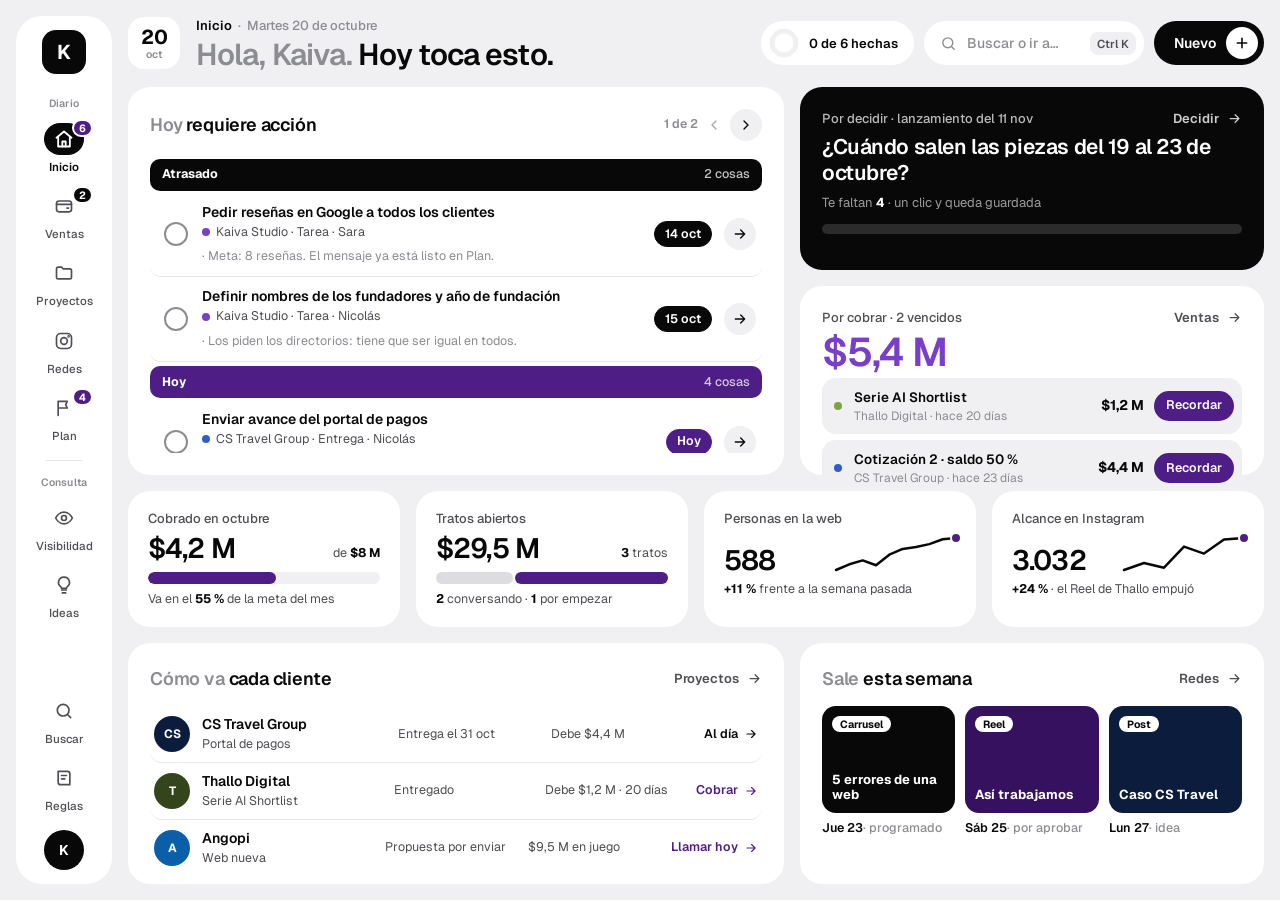
<file: app/index.html>
<!doctype html>
<html lang="es">
<head>
<meta charset="utf-8">
<meta name="viewport" content="width=device-width, initial-scale=1">
<title>Kaiva OS · prototipo</title>
<link rel="preconnect" href="https://fonts.googleapis.com">
<link rel="preconnect" href="https://fonts.gstatic.com" crossorigin>
<link href="https://fonts.googleapis.com/css2?family=Geist:wght@400;500;600;700&display=swap" rel="stylesheet">
<link rel="stylesheet" href="../assets/kaiva.css">
<link rel="stylesheet" href="app.css">
</head>
<body class="app">
  <div class="armazon">
    <nav class="menu" id="menu" aria-label="Secciones"></nav>
    <main class="contenido" id="contenido"><div class="vista" id="vista"></div></main>
  </div>
  <div class="paleta-k" id="paleta" role="dialog" aria-label="Buscar o ir a">
    <div class="velo"></div>
    <div class="caja">
      <input type="text" placeholder="Buscar o ir a… (sección, cliente, «nuevo»)" aria-label="Buscar">
      <ul></ul>
      <div class="pie"><span>↑↓ moverse</span><span>Enter ir</span><span>Esc cerrar</span><span>G luego I = Inicio</span></div>
    </div>
  </div>
  <script src="datos.js"></script>
  <script src="app.js"></script>
</body>
</html>
</file>
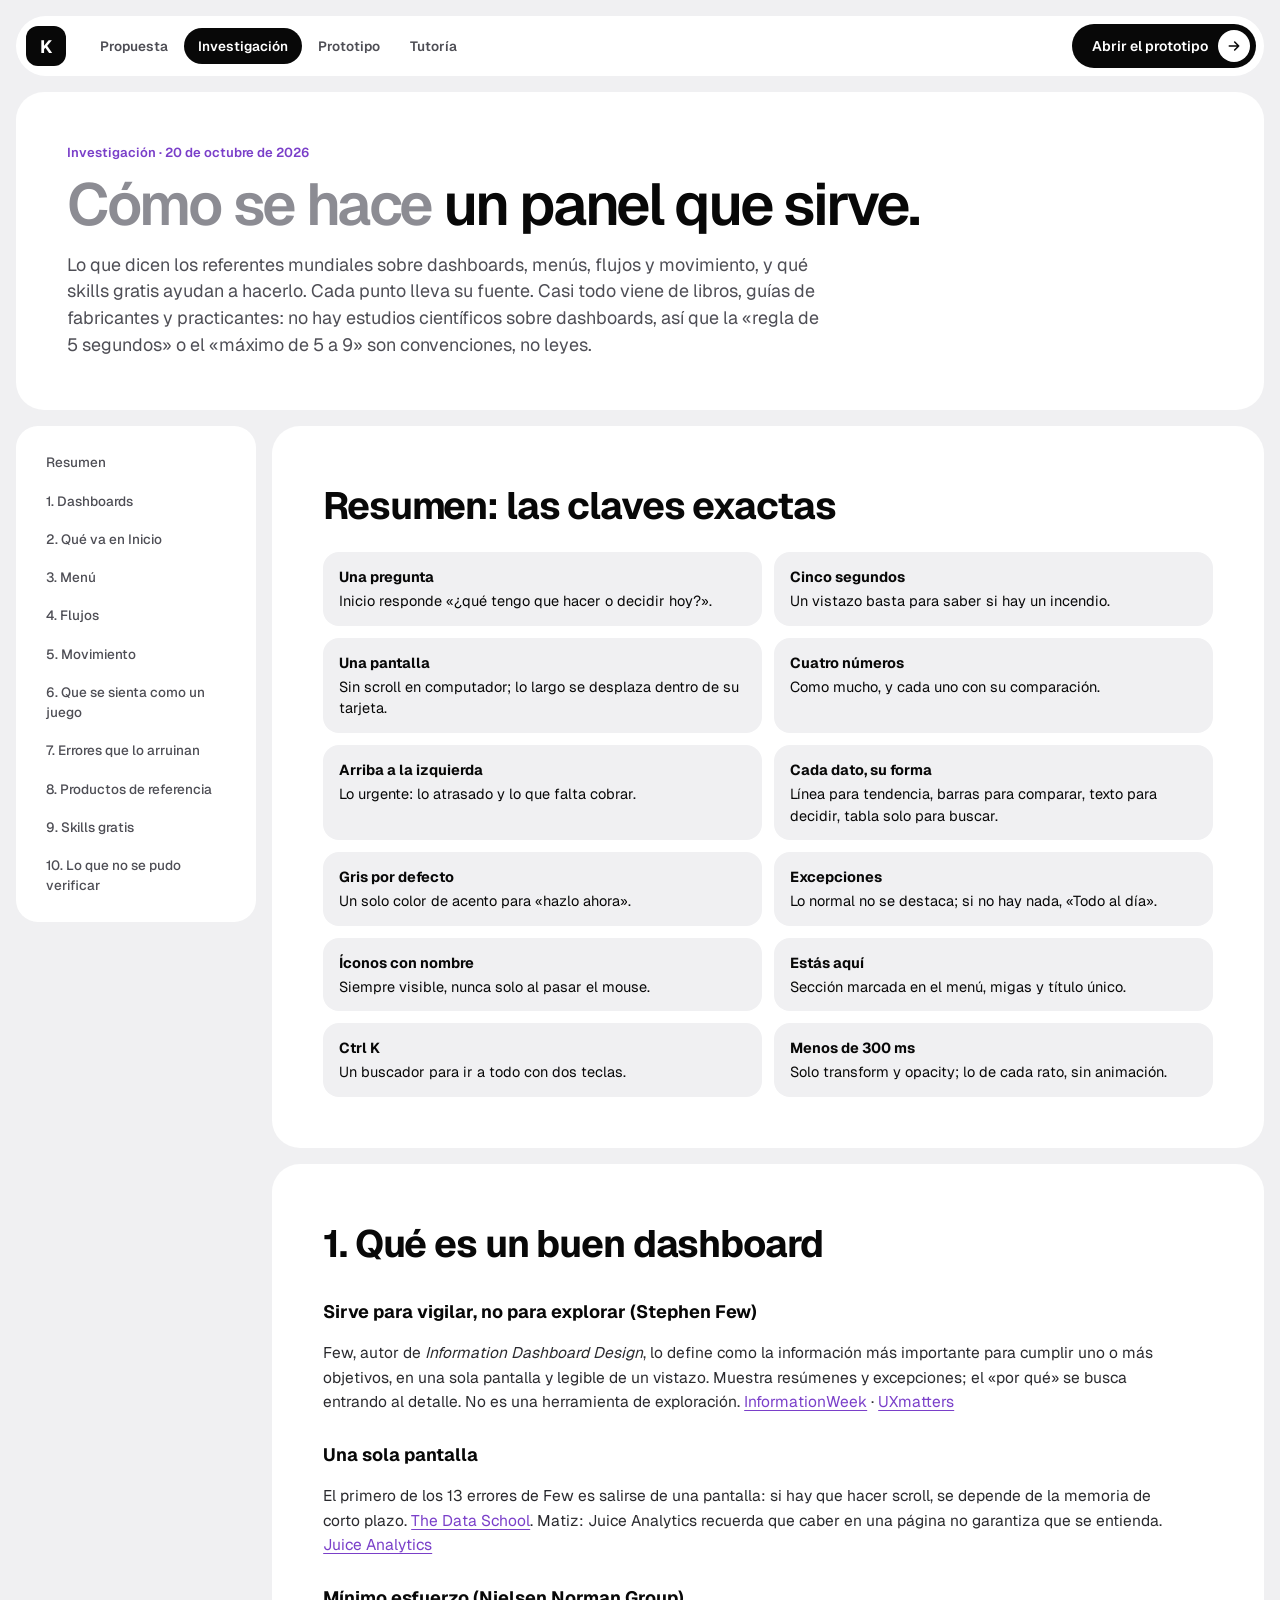
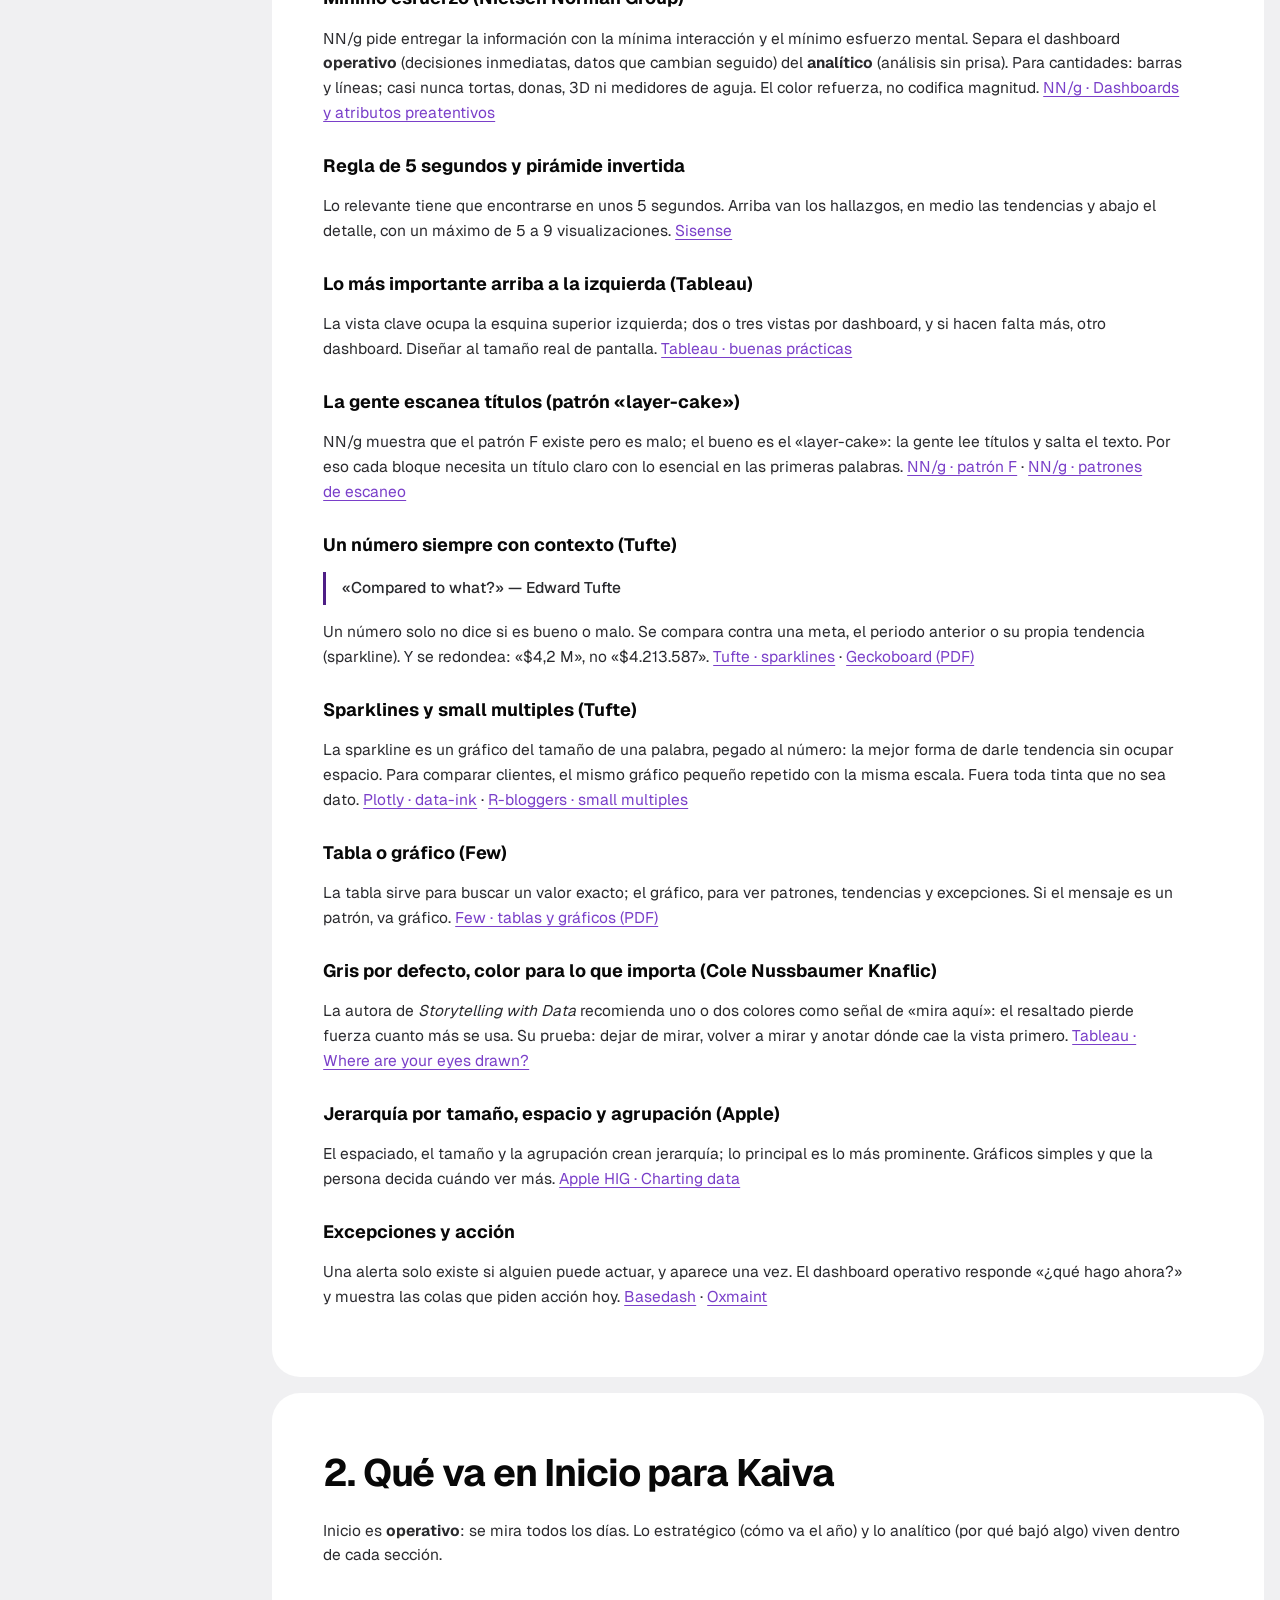
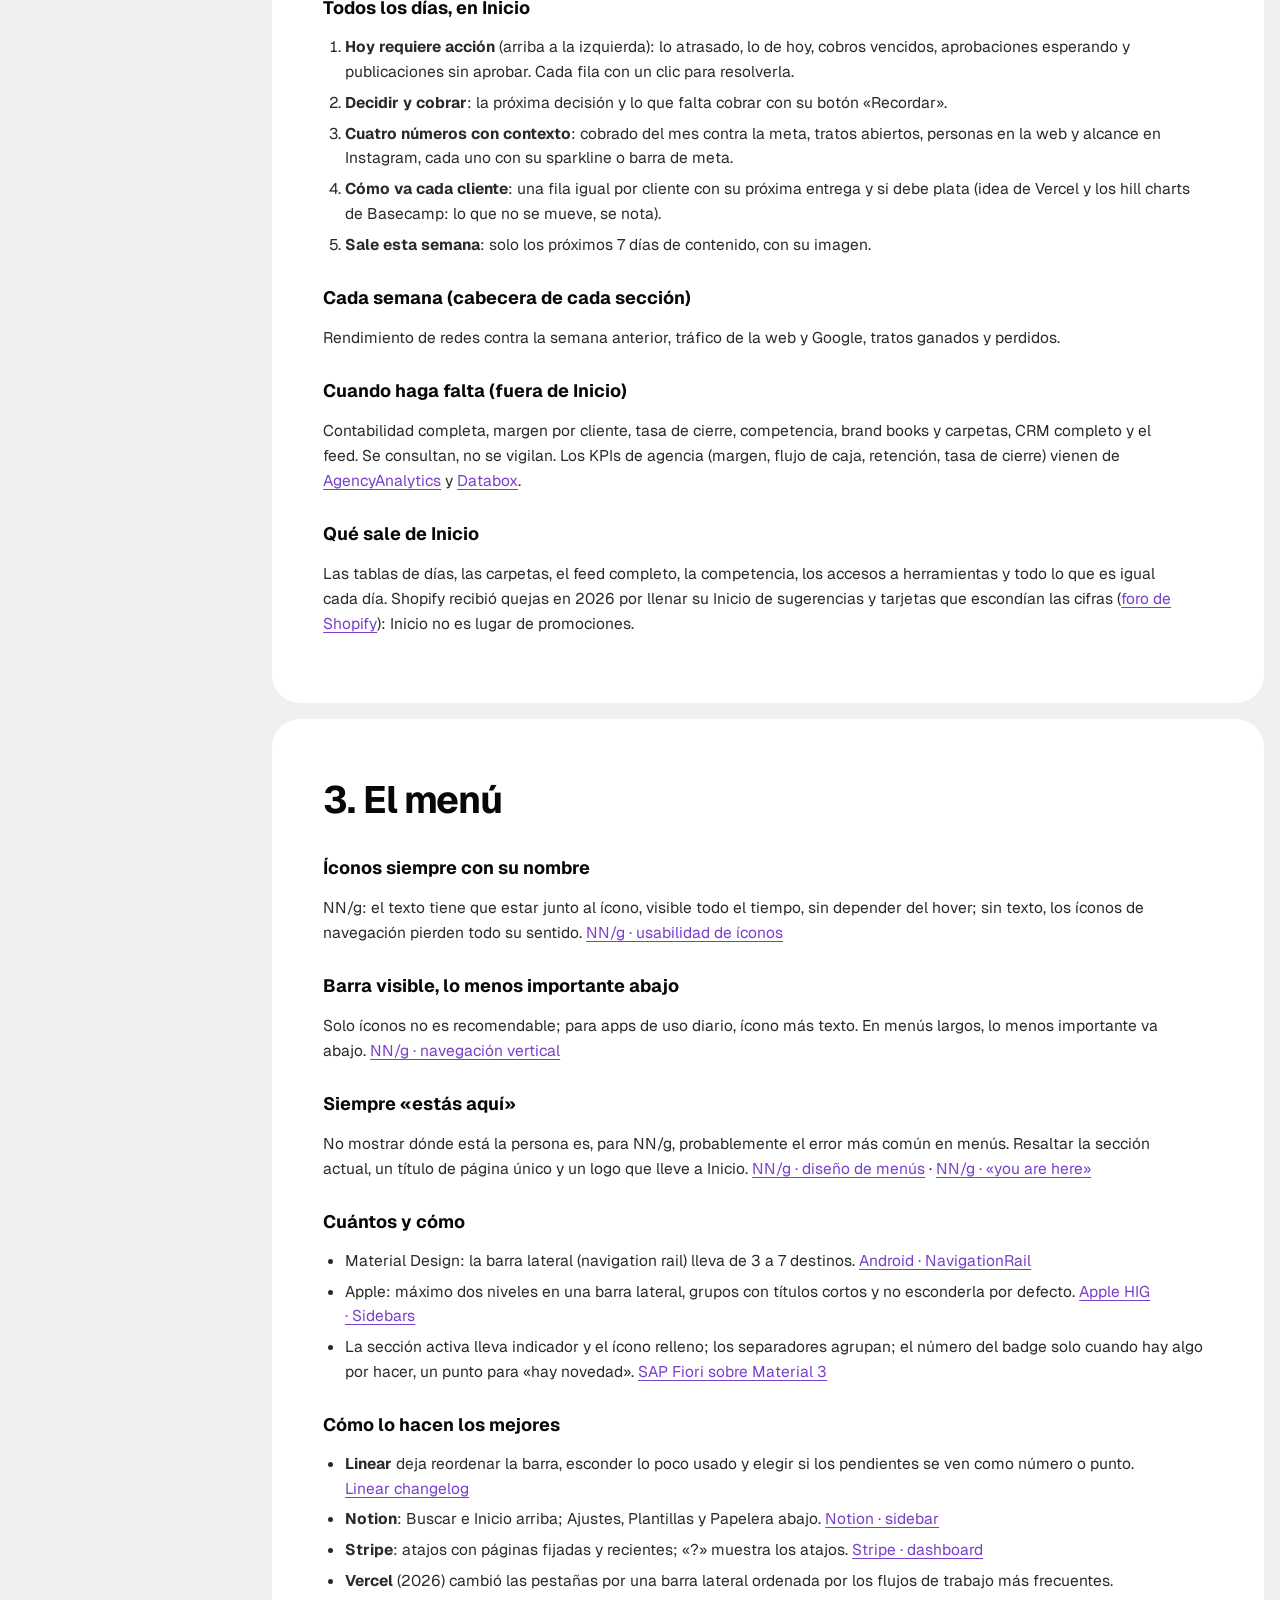
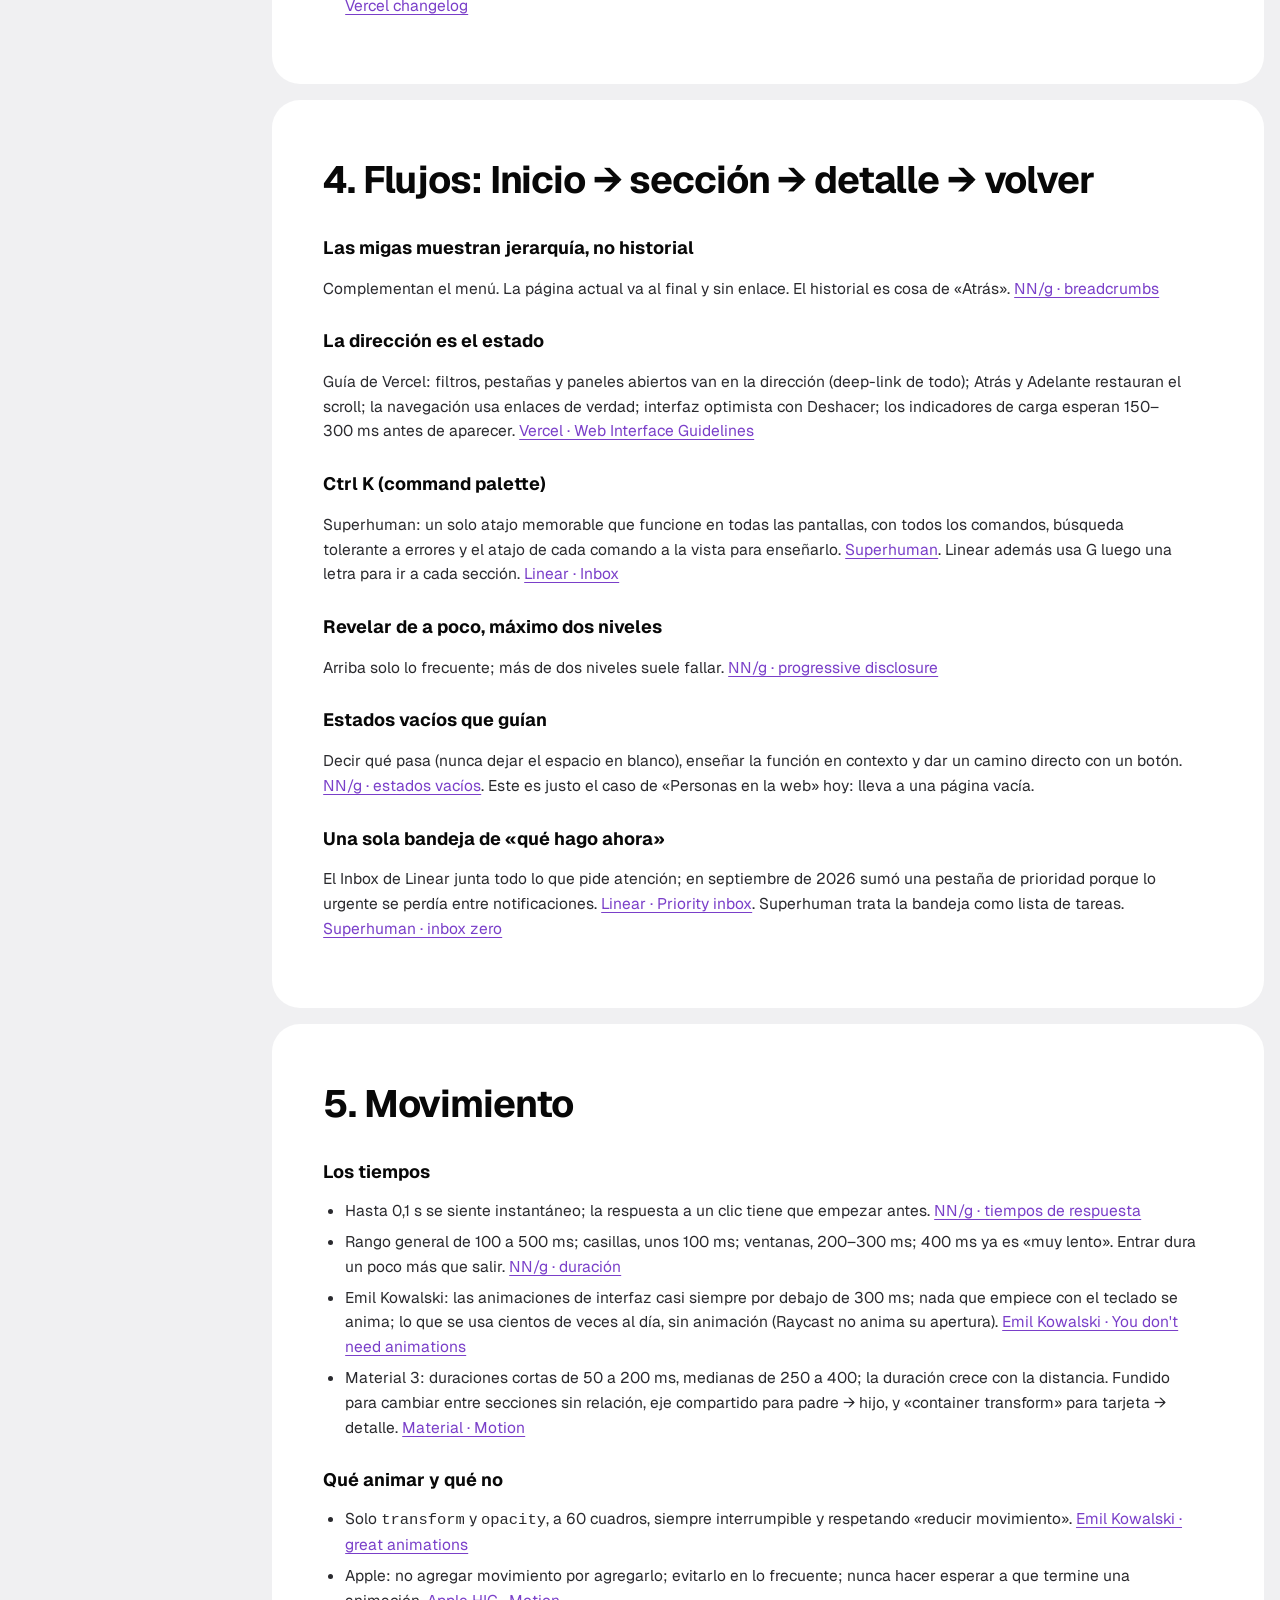
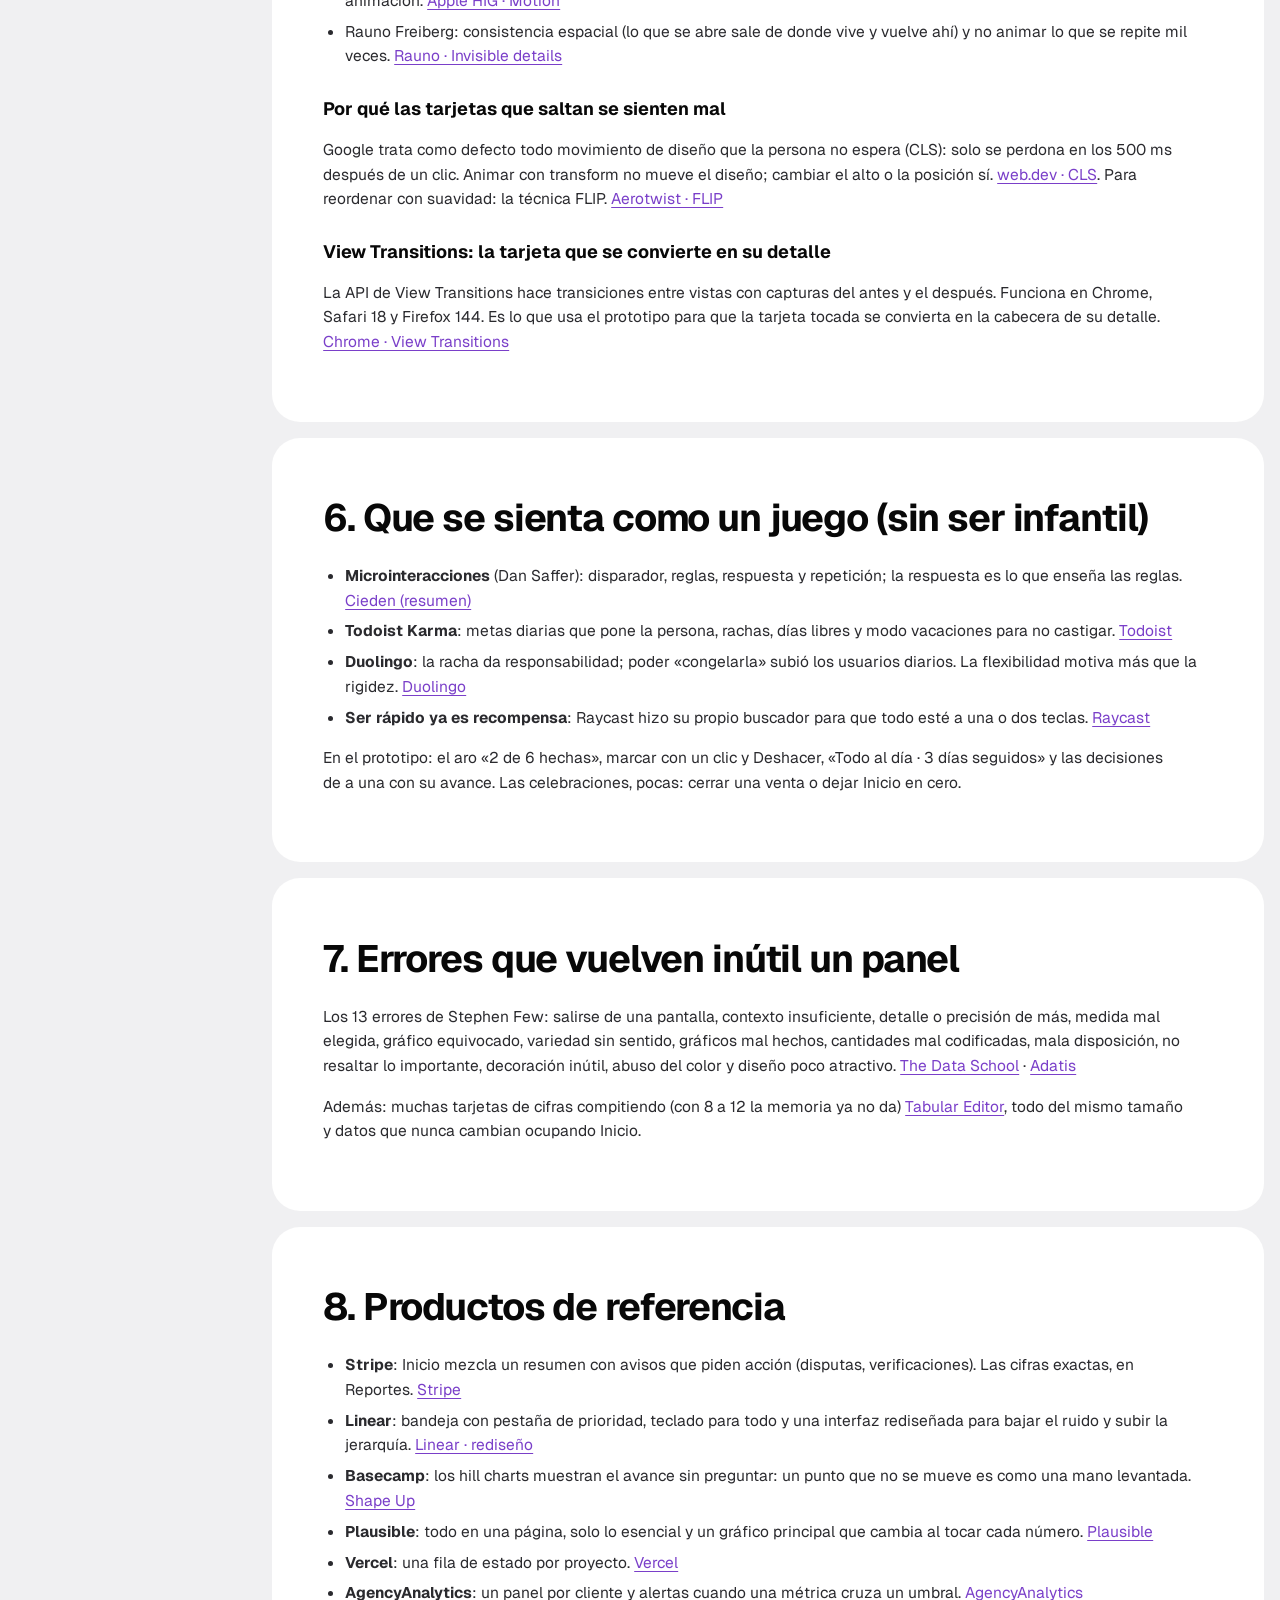
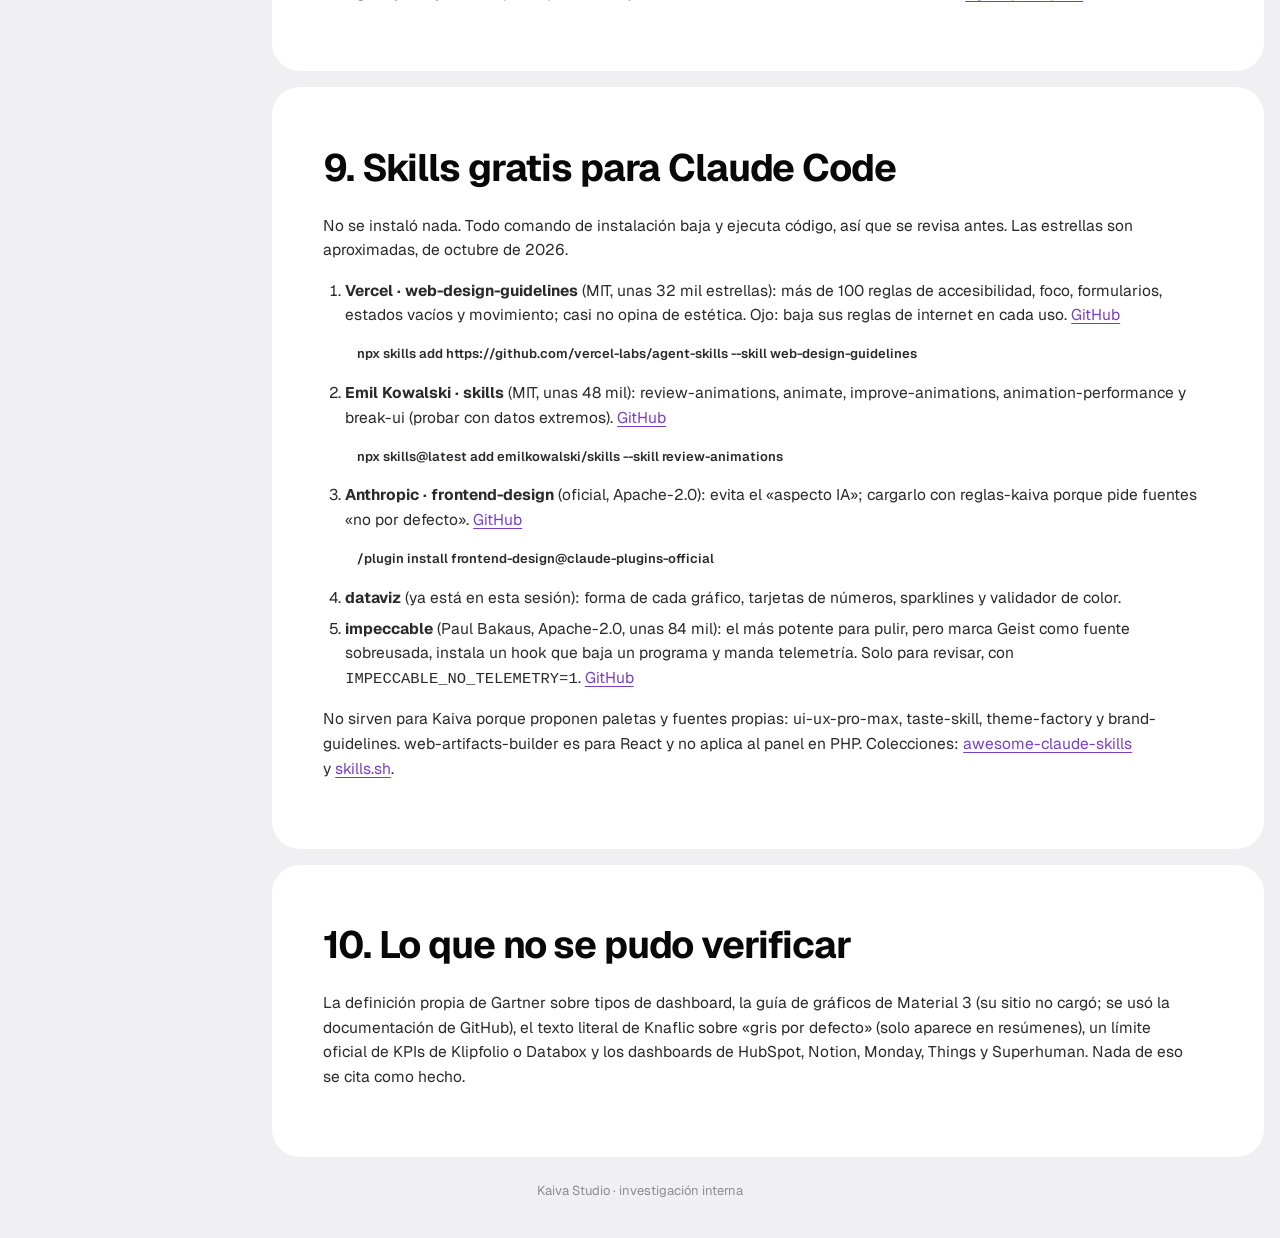
<file: investigacion.html>
<!doctype html>
<html lang="es">
<head>
<meta charset="utf-8">
<meta name="viewport" content="width=device-width, initial-scale=1">
<title>Kaiva OS · investigación</title>
<meta name="description" content="Qué dicen los mejores del mundo sobre dashboards, menús, flujos, movimiento y skills de diseño, aplicado a Kaiva OS.">
<link rel="preconnect" href="https://fonts.googleapis.com">
<link rel="preconnect" href="https://fonts.gstatic.com" crossorigin>
<link href="https://fonts.googleapis.com/css2?family=Geist:wght@400;500;600;700&display=swap" rel="stylesheet">
<link rel="stylesheet" href="assets/kaiva.css">
<link rel="stylesheet" href="assets/propuesta.css">
</head>
<body class="doc">
<div class="envoltura">
  <header class="barra-sup">
    <a class="k" href="index.html">K</a>
    <nav><a href="index.html">Propuesta</a><a class="activo" href="investigacion.html">Investigación</a><a href="app/">Prototipo</a><a href="tutoria.html">Tutoría</a></nav>
    <a class="pildora" href="app/">Abrir el prototipo<span class="circulo"><svg width="16" height="16" viewBox="0 0 24 24" fill="none" stroke="currentColor" stroke-width="2.4" stroke-linecap="round" stroke-linejoin="round"><path d="M5 12h14M13 6l6 6-6 6"/></svg></span></a>
  </header>

  <section class="seccion">
    <div class="sobre">Investigación · 20 de octubre de 2026</div>
    <h1 class="h-grande dos-tonos" style="font-size:clamp(34px,4.6vw,64px)"><span class="gris">Cómo se hace</span> un panel que sirve.</h1>
    <p class="bajada">Lo que dicen los referentes mundiales sobre dashboards, menús, flujos y movimiento, y qué skills gratis ayudan a hacerlo. Cada punto lleva su fuente. Casi todo viene de libros, guías de fabricantes y practicantes: no hay estudios científicos sobre dashboards, así que la «regla de 5 segundos» o el «máximo de 5 a 9» son convenciones, no leyes.</p>
  </section>

  <div class="doc-cuerpo">
    <nav class="indice">
      <a href="#resumen">Resumen</a>
      <a href="#dashboards">1. Dashboards</a>
      <a href="#inicio">2. Qué va en Inicio</a>
      <a href="#menu">3. Menú</a>
      <a href="#flujos">4. Flujos</a>
      <a href="#movimiento">5. Movimiento</a>
      <a href="#juego">6. Que se sienta como un juego</a>
      <a href="#errores">7. Errores que lo arruinan</a>
      <a href="#referentes">8. Productos de referencia</a>
      <a href="#skills">9. Skills gratis</a>
      <a href="#vacios">10. Lo que no se pudo verificar</a>
    </nav>

    <div class="articulo">
      <section class="seccion" id="resumen">
        <h2>Resumen: las claves exactas</h2>
        <div class="claves">
          <div class="clave"><b>Una pregunta</b>Inicio responde «¿qué tengo que hacer o decidir hoy?».</div>
          <div class="clave"><b>Cinco segundos</b>Un vistazo basta para saber si hay un incendio.</div>
          <div class="clave"><b>Una pantalla</b>Sin scroll en computador; lo largo se desplaza dentro de su tarjeta.</div>
          <div class="clave"><b>Cuatro números</b>Como mucho, y cada uno con su comparación.</div>
          <div class="clave"><b>Arriba a la izquierda</b>Lo urgente: lo atrasado y lo que falta cobrar.</div>
          <div class="clave"><b>Cada dato, su forma</b>Línea para tendencia, barras para comparar, texto para decidir, tabla solo para buscar.</div>
          <div class="clave"><b>Gris por defecto</b>Un solo color de acento para «hazlo ahora».</div>
          <div class="clave"><b>Excepciones</b>Lo normal no se destaca; si no hay nada, «Todo al día».</div>
          <div class="clave"><b>Íconos con nombre</b>Siempre visible, nunca solo al pasar el mouse.</div>
          <div class="clave"><b>Estás aquí</b>Sección marcada en el menú, migas y título único.</div>
          <div class="clave"><b>Ctrl K</b>Un buscador para ir a todo con dos teclas.</div>
          <div class="clave"><b>Menos de 300 ms</b>Solo transform y opacity; lo de cada rato, sin animación.</div>
        </div>
      </section>

      <section class="seccion" id="dashboards">
        <h2>1. Qué es un buen dashboard</h2>
        <h3>Sirve para vigilar, no para explorar (Stephen Few)</h3>
        <p>Few, autor de <i>Information Dashboard Design</i>, lo define como la información más importante para cumplir uno o más objetivos, en una sola pantalla y legible de un vistazo. Muestra resúmenes y excepciones; el «por qué» se busca entrando al detalle. No es una herramienta de exploración. <a href="https://www.informationweek.com/data-management/dashboard-confusion">InformationWeek</a> · <a href="https://uxmatters.com/mt/archives/2007/04/book-review-information-dashboard-design.php">UXmatters</a></p>
        <h3>Una sola pantalla</h3>
        <p>El primero de los 13 errores de Few es salirse de una pantalla: si hay que hacer scroll, se depende de la memoria de corto plazo. <a href="https://www.thedataschool.co.uk/anh-vu/are-you-making-these-13-dashboard-design-mistakes/">The Data School</a>. Matiz: Juice Analytics recuerda que caber en una página no garantiza que se entienda. <a href="https://www.juiceanalytics.com/writing/breaking-free-one-page-dashboard-rule">Juice Analytics</a></p>
        <h3>Mínimo esfuerzo (Nielsen Norman Group)</h3>
        <p>NN/g pide entregar la información con la mínima interacción y el mínimo esfuerzo mental. Separa el dashboard <b>operativo</b> (decisiones inmediatas, datos que cambian seguido) del <b>analítico</b> (análisis sin prisa). Para cantidades: barras y líneas; casi nunca tortas, donas, 3D ni medidores de aguja. El color refuerza, no codifica magnitud. <a href="https://www.nngroup.com/articles/dashboards-preattentive/">NN/g · Dashboards y atributos preatentivos</a></p>
        <h3>Regla de 5 segundos y pirámide invertida</h3>
        <p>Lo relevante tiene que encontrarse en unos 5 segundos. Arriba van los hallazgos, en medio las tendencias y abajo el detalle, con un máximo de 5 a 9 visualizaciones. <a href="https://sisense.com/blog/4-design-principles-creating-better-dashboards">Sisense</a></p>
        <h3>Lo más importante arriba a la izquierda (Tableau)</h3>
        <p>La vista clave ocupa la esquina superior izquierda; dos o tres vistas por dashboard, y si hacen falta más, otro dashboard. Diseñar al tamaño real de pantalla. <a href="https://help.tableau.com/current/pro/desktop/en-us/dashboards_best_practices.htm">Tableau · buenas prácticas</a></p>
        <h3>La gente escanea títulos (patrón «layer-cake»)</h3>
        <p>NN/g muestra que el patrón F existe pero es malo; el bueno es el «layer-cake»: la gente lee títulos y salta el texto. Por eso cada bloque necesita un título claro con lo esencial en las primeras palabras. <a href="https://nngroup.com/articles/f-shaped-pattern-reading-web-content/">NN/g · patrón F</a> · <a href="https://nngroup.com/articles/text-scanning-patterns-eyetracking/">NN/g · patrones de escaneo</a></p>
        <h3>Un número siempre con contexto (Tufte)</h3>
        <p class="cita">«Compared to what?» — Edward Tufte</p>
        <p>Un número solo no dice si es bueno o malo. Se compara contra una meta, el periodo anterior o su propia tendencia (sparkline). Y se redondea: «$4,2 M», no «$4.213.587». <a href="https://www.edwardtufte.com/notebook/sparkline-theory-and-practice-edward-tufte/">Tufte · sparklines</a> · <a href="https://www.geckoboard.com/uploads/geckoboard-dashboard-design-and-build-a-great-dashboard.pdf">Geckoboard (PDF)</a></p>
        <h3>Sparklines y small multiples (Tufte)</h3>
        <p>La sparkline es un gráfico del tamaño de una palabra, pegado al número: la mejor forma de darle tendencia sin ocupar espacio. Para comparar clientes, el mismo gráfico pequeño repetido con la misma escala. Fuera toda tinta que no sea dato. <a href="https://medium.com/plotly/above-all-else-show-the-data-1b8bbf05c2ae">Plotly · data-ink</a> · <a href="https://www.r-bloggers.com/why-you-should-master-the-small-multiple-chart/">R-bloggers · small multiples</a></p>
        <h3>Tabla o gráfico (Few)</h3>
        <p>La tabla sirve para buscar un valor exacto; el gráfico, para ver patrones, tendencias y excepciones. Si el mensaje es un patrón, va gráfico. <a href="https://www.southeast.edu/about/files/designing-effective-tables-charts-201206.pdf">Few · tablas y gráficos (PDF)</a></p>
        <h3>Gris por defecto, color para lo que importa (Cole Nussbaumer Knaflic)</h3>
        <p>La autora de <i>Storytelling with Data</i> recomienda uno o dos colores como señal de «mira aquí»: el resaltado pierde fuerza cuanto más se usa. Su prueba: dejar de mirar, volver a mirar y anotar dónde cae la vista primero. <a href="https://www.tableau.com/blog/where-are-your-eyes-drawn-45392">Tableau · Where are your eyes drawn?</a></p>
        <h3>Jerarquía por tamaño, espacio y agrupación (Apple)</h3>
        <p>El espaciado, el tamaño y la agrupación crean jerarquía; lo principal es lo más prominente. Gráficos simples y que la persona decida cuándo ver más. <a href="https://developer.apple.com/design/human-interface-guidelines/charting-data">Apple HIG · Charting data</a></p>
        <h3>Excepciones y acción</h3>
        <p>Una alerta solo existe si alguien puede actuar, y aparece una vez. El dashboard operativo responde «¿qué hago ahora?» y muestra las colas que piden acción hoy. <a href="https://www.basedash.com/blog/operational-dashboards-vs-analytical-dashboards-how-to-design-each">Basedash</a> · <a href="https://oxmaint.com/industries/facility-management/fm-dashboard-alert-design-push-silence">Oxmaint</a></p>
      </section>

      <section class="seccion" id="inicio">
        <h2>2. Qué va en Inicio para Kaiva</h2>
        <p>Inicio es <b>operativo</b>: se mira todos los días. Lo estratégico (cómo va el año) y lo analítico (por qué bajó algo) viven dentro de cada sección.</p>
        <h3>Todos los días, en Inicio</h3>
        <ol>
          <li><b>Hoy requiere acción</b> (arriba a la izquierda): lo atrasado, lo de hoy, cobros vencidos, aprobaciones esperando y publicaciones sin aprobar. Cada fila con un clic para resolverla.</li>
          <li><b>Decidir y cobrar</b>: la próxima decisión y lo que falta cobrar con su botón «Recordar».</li>
          <li><b>Cuatro números con contexto</b>: cobrado del mes contra la meta, tratos abiertos, personas en la web y alcance en Instagram, cada uno con su sparkline o barra de meta.</li>
          <li><b>Cómo va cada cliente</b>: una fila igual por cliente con su próxima entrega y si debe plata (idea de Vercel y los hill charts de Basecamp: lo que no se mueve, se nota).</li>
          <li><b>Sale esta semana</b>: solo los próximos 7 días de contenido, con su imagen.</li>
        </ol>
        <h3>Cada semana (cabecera de cada sección)</h3>
        <p>Rendimiento de redes contra la semana anterior, tráfico de la web y Google, tratos ganados y perdidos.</p>
        <h3>Cuando haga falta (fuera de Inicio)</h3>
        <p>Contabilidad completa, margen por cliente, tasa de cierre, competencia, brand books y carpetas, CRM completo y el feed. Se consultan, no se vigilan. Los KPIs de agencia (margen, flujo de caja, retención, tasa de cierre) vienen de <a href="https://agencyanalytics.com/blog/agency-metrics-kpis-profitability-growth">AgencyAnalytics</a> y <a href="https://databox.com/marketing-agency-kpis">Databox</a>.</p>
        <h3>Qué sale de Inicio</h3>
        <p>Las tablas de días, las carpetas, el feed completo, la competencia, los accesos a herramientas y todo lo que es igual cada día. Shopify recibió quejas en 2026 por llenar su Inicio de sugerencias y tarjetas que escondían las cifras (<a href="https://community.shopify.com/t/what-s-up-with-the-admin-hime-page/632251">foro de Shopify</a>): Inicio no es lugar de promociones.</p>
      </section>

      <section class="seccion" id="menu">
        <h2>3. El menú</h2>
        <h3>Íconos siempre con su nombre</h3>
        <p>NN/g: el texto tiene que estar junto al ícono, visible todo el tiempo, sin depender del hover; sin texto, los íconos de navegación pierden todo su sentido. <a href="https://www.nngroup.com/articles/icon-usability/">NN/g · usabilidad de íconos</a></p>
        <h3>Barra visible, lo menos importante abajo</h3>
        <p>Solo íconos no es recomendable; para apps de uso diario, ícono más texto. En menús largos, lo menos importante va abajo. <a href="https://www.nngroup.com/articles/vertical-nav/">NN/g · navegación vertical</a></p>
        <h3>Siempre «estás aquí»</h3>
        <p>No mostrar dónde está la persona es, para NN/g, probablemente el error más común en menús. Resaltar la sección actual, un título de página único y un logo que lleve a Inicio. <a href="https://www.nngroup.com/articles/menu-design/">NN/g · diseño de menús</a> · <a href="https://www.nngroup.com/articles/navigation-you-are-here/">NN/g · «you are here»</a></p>
        <h3>Cuántos y cómo</h3>
        <ul>
          <li>Material Design: la barra lateral (navigation rail) lleva de 3 a 7 destinos. <a href="https://developer.android.com/reference/kotlin/androidx/compose/material3/NavigationRail.composable">Android · NavigationRail</a></li>
          <li>Apple: máximo dos niveles en una barra lateral, grupos con títulos cortos y no esconderla por defecto. <a href="https://developer.apple.com/design/human-interface-guidelines/sidebars">Apple HIG · Sidebars</a></li>
          <li>La sección activa lleva indicador y el ícono relleno; los separadores agrupan; el número del badge solo cuando hay algo por hacer, un punto para «hay novedad». <a href="https://www.sap.com/design-system/fiori-design-android/v25-4/components/m3-standard-components/navigation-drawer/usage">SAP Fiori sobre Material 3</a></li>
        </ul>
        <h3>Cómo lo hacen los mejores</h3>
        <ul>
          <li><b>Linear</b> deja reordenar la barra, esconder lo poco usado y elegir si los pendientes se ven como número o punto. <a href="https://linear.app/changelog/2024-12-18-personalized-sidebar">Linear changelog</a></li>
          <li><b>Notion</b>: Buscar e Inicio arriba; Ajustes, Plantillas y Papelera abajo. <a href="https://www.notion.com/help/navigate-with-the-sidebar">Notion · sidebar</a></li>
          <li><b>Stripe</b>: atajos con páginas fijadas y recientes; «?» muestra los atajos. <a href="https://docs.stripe.com/dashboard/basics">Stripe · dashboard</a></li>
          <li><b>Vercel</b> (2026) cambió las pestañas por una barra lateral ordenada por los flujos de trabajo más frecuentes. <a href="https://vercel.com/changelog/dashboard-navigation-redesign-rollout">Vercel changelog</a></li>
        </ul>
      </section>

      <section class="seccion" id="flujos">
        <h2>4. Flujos: Inicio → sección → detalle → volver</h2>
        <h3>Las migas muestran jerarquía, no historial</h3>
        <p>Complementan el menú. La página actual va al final y sin enlace. El historial es cosa de «Atrás». <a href="https://www.nngroup.com/articles/breadcrumbs/">NN/g · breadcrumbs</a></p>
        <h3>La dirección es el estado</h3>
        <p>Guía de Vercel: filtros, pestañas y paneles abiertos van en la dirección (deep-link de todo); Atrás y Adelante restauran el scroll; la navegación usa enlaces de verdad; interfaz optimista con Deshacer; los indicadores de carga esperan 150–300 ms antes de aparecer. <a href="https://vercel.com/design/guidelines">Vercel · Web Interface Guidelines</a></p>
        <h3>Ctrl K (command palette)</h3>
        <p>Superhuman: un solo atajo memorable que funcione en todas las pantallas, con todos los comandos, búsqueda tolerante a errores y el atajo de cada comando a la vista para enseñarlo. <a href="https://blog.superhuman.com/how-to-build-a-remarkable-command-palette/">Superhuman</a>. Linear además usa G luego una letra para ir a cada sección. <a href="https://linear.app/docs/inbox">Linear · Inbox</a></p>
        <h3>Revelar de a poco, máximo dos niveles</h3>
        <p>Arriba solo lo frecuente; más de dos niveles suele fallar. <a href="https://www.nngroup.com/articles/progressive-disclosure/">NN/g · progressive disclosure</a></p>
        <h3>Estados vacíos que guían</h3>
        <p>Decir qué pasa (nunca dejar el espacio en blanco), enseñar la función en contexto y dar un camino directo con un botón. <a href="https://www.nngroup.com/articles/empty-state-interface-design/">NN/g · estados vacíos</a>. Este es justo el caso de «Personas en la web» hoy: lleva a una página vacía.</p>
        <h3>Una sola bandeja de «qué hago ahora»</h3>
        <p>El Inbox de Linear junta todo lo que pide atención; en septiembre de 2026 sumó una pestaña de prioridad porque lo urgente se perdía entre notificaciones. <a href="https://linear.app/changelog/2026-09-03-priority-inbox">Linear · Priority inbox</a>. Superhuman trata la bandeja como lista de tareas. <a href="https://blog.superhuman.com/inbox-zero-in-7-steps/">Superhuman · inbox zero</a></p>
      </section>

      <section class="seccion" id="movimiento">
        <h2>5. Movimiento</h2>
        <h3>Los tiempos</h3>
        <ul>
          <li>Hasta 0,1 s se siente instantáneo; la respuesta a un clic tiene que empezar antes. <a href="https://www.nngroup.com/articles/response-times-3-important-limits/">NN/g · tiempos de respuesta</a></li>
          <li>Rango general de 100 a 500 ms; casillas, unos 100 ms; ventanas, 200–300 ms; 400 ms ya es «muy lento». Entrar dura un poco más que salir. <a href="https://www.nngroup.com/articles/animation-duration/">NN/g · duración</a></li>
          <li>Emil Kowalski: las animaciones de interfaz casi siempre por debajo de 300 ms; nada que empiece con el teclado se anima; lo que se usa cientos de veces al día, sin animación (Raycast no anima su apertura). <a href="https://emilkowal.ski/ui/you-dont-need-animations">Emil Kowalski · You don't need animations</a></li>
          <li>Material 3: duraciones cortas de 50 a 200 ms, medianas de 250 a 400; la duración crece con la distancia. Fundido para cambiar entre secciones sin relación, eje compartido para padre → hijo, y «container transform» para tarjeta → detalle. <a href="https://github.com/material-components/material-components-android/blob/master/docs/theming/Motion.md">Material · Motion</a></li>
        </ul>
        <h3>Qué animar y qué no</h3>
        <ul>
          <li>Solo <code>transform</code> y <code>opacity</code>, a 60 cuadros, siempre interrumpible y respetando «reducir movimiento». <a href="https://emilkowal.ski/ui/great-animations">Emil Kowalski · great animations</a></li>
          <li>Apple: no agregar movimiento por agregarlo; evitarlo en lo frecuente; nunca hacer esperar a que termine una animación. <a href="https://developer.apple.com/design/human-interface-guidelines/motion">Apple HIG · Motion</a></li>
          <li>Rauno Freiberg: consistencia espacial (lo que se abre sale de donde vive y vuelve ahí) y no animar lo que se repite mil veces. <a href="https://rauno.me/craft/interaction-design">Rauno · Invisible details</a></li>
        </ul>
        <h3>Por qué las tarjetas que saltan se sienten mal</h3>
        <p>Google trata como defecto todo movimiento de diseño que la persona no espera (CLS): solo se perdona en los 500 ms después de un clic. Animar con transform no mueve el diseño; cambiar el alto o la posición sí. <a href="https://web.dev/articles/cls">web.dev · CLS</a>. Para reordenar con suavidad: la técnica FLIP. <a href="https://aerotwist.com/blog/flip-your-animations/">Aerotwist · FLIP</a></p>
        <h3>View Transitions: la tarjeta que se convierte en su detalle</h3>
        <p>La API de View Transitions hace transiciones entre vistas con capturas del antes y el después. Funciona en Chrome, Safari 18 y Firefox 144. Es lo que usa el prototipo para que la tarjeta tocada se convierta en la cabecera de su detalle. <a href="https://developer.chrome.com/docs/web-platform/view-transitions">Chrome · View Transitions</a></p>
      </section>

      <section class="seccion" id="juego">
        <h2>6. Que se sienta como un juego (sin ser infantil)</h2>
        <ul>
          <li><b>Microinteracciones</b> (Dan Saffer): disparador, reglas, respuesta y repetición; la respuesta es lo que enseña las reglas. <a href="https://cieden.com/book/sub-atomic/microinteractions/structure-of-microinteractions">Cieden (resumen)</a></li>
          <li><b>Todoist Karma</b>: metas diarias que pone la persona, rachas, días libres y modo vacaciones para no castigar. <a href="https://todoist.com/help/articles/introduction-to-karma">Todoist</a></li>
          <li><b>Duolingo</b>: la racha da responsabilidad; poder «congelarla» subió los usuarios diarios. La flexibilidad motiva más que la rigidez. <a href="https://blog.duolingo.com/how-duolingo-streak-builds-habit">Duolingo</a></li>
          <li><b>Ser rápido ya es recompensa</b>: Raycast hizo su propio buscador para que todo esté a una o dos teclas. <a href="https://raycast.com/blog/the-new-raycast">Raycast</a></li>
        </ul>
        <p>En el prototipo: el aro «2 de 6 hechas», marcar con un clic y Deshacer, «Todo al día · 3 días seguidos» y las decisiones de a una con su avance. Las celebraciones, pocas: cerrar una venta o dejar Inicio en cero.</p>
      </section>

      <section class="seccion" id="errores">
        <h2>7. Errores que vuelven inútil un panel</h2>
        <p>Los 13 errores de Stephen Few: salirse de una pantalla, contexto insuficiente, detalle o precisión de más, medida mal elegida, gráfico equivocado, variedad sin sentido, gráficos mal hechos, cantidades mal codificadas, mala disposición, no resaltar lo importante, decoración inútil, abuso del color y diseño poco atractivo. <a href="https://www.thedataschool.co.uk/anh-vu/are-you-making-these-13-dashboard-design-mistakes-part-2">The Data School</a> · <a href="https://adatis.co.uk/great-dashboard-design/">Adatis</a></p>
        <p>Además: muchas tarjetas de cifras compitiendo (con 8 a 12 la memoria ya no da) <a href="https://tabulareditor.com/blog/kpi-card-best-practices-dashboard-design">Tabular Editor</a>, todo del mismo tamaño y datos que nunca cambian ocupando Inicio.</p>
      </section>

      <section class="seccion" id="referentes">
        <h2>8. Productos de referencia</h2>
        <ul>
          <li><b>Stripe</b>: Inicio mezcla un resumen con avisos que piden acción (disputas, verificaciones). Las cifras exactas, en Reportes. <a href="https://docs.stripe.com/dashboard/basics">Stripe</a></li>
          <li><b>Linear</b>: bandeja con pestaña de prioridad, teclado para todo y una interfaz rediseñada para bajar el ruido y subir la jerarquía. <a href="https://linear.app/now/how-we-redesigned-the-linear-ui">Linear · rediseño</a></li>
          <li><b>Basecamp</b>: los hill charts muestran el avance sin preguntar: un punto que no se mueve es como una mano levantada. <a href="https://basecamp.com/shapeup/3.4-chapter-13">Shape Up</a></li>
          <li><b>Plausible</b>: todo en una página, solo lo esencial y un gráfico principal que cambia al tocar cada número. <a href="https://docs.plausible.io/guided-tour">Plausible</a></li>
          <li><b>Vercel</b>: una fila de estado por proyecto. <a href="https://vercel.com/blog/dashboard-redesign">Vercel</a></li>
          <li><b>AgencyAnalytics</b>: un panel por cliente y alertas cuando una métrica cruza un umbral. <a href="https://agencyanalytics.com/feature/alerts">AgencyAnalytics</a></li>
        </ul>
      </section>

      <section class="seccion" id="skills">
        <h2>9. Skills gratis para Claude Code</h2>
        <p>No se instaló nada. Todo comando de instalación baja y ejecuta código, así que se revisa antes. Las estrellas son aproximadas, de octubre de 2026.</p>
        <ol>
          <li><b>Vercel · web-design-guidelines</b> (MIT, unas 32 mil estrellas): más de 100 reglas de accesibilidad, foco, formularios, estados vacíos y movimiento; casi no opina de estética. Ojo: baja sus reglas de internet en cada uso. <a href="https://github.com/vercel-labs/agent-skills">GitHub</a><span class="cmd" style="margin-top:6px">npx skills add https://github.com/vercel-labs/agent-skills --skill web-design-guidelines</span></li>
          <li><b>Emil Kowalski · skills</b> (MIT, unas 48 mil): review-animations, animate, improve-animations, animation-performance y break-ui (probar con datos extremos). <a href="https://github.com/emilkowalski/skills">GitHub</a><span class="cmd" style="margin-top:6px">npx skills@latest add emilkowalski/skills --skill review-animations</span></li>
          <li><b>Anthropic · frontend-design</b> (oficial, Apache-2.0): evita el «aspecto IA»; cargarlo con reglas-kaiva porque pide fuentes «no por defecto». <a href="https://github.com/anthropics/claude-plugins-official">GitHub</a><span class="cmd" style="margin-top:6px">/plugin install frontend-design@claude-plugins-official</span></li>
          <li><b>dataviz</b> (ya está en esta sesión): forma de cada gráfico, tarjetas de números, sparklines y validador de color.</li>
          <li><b>impeccable</b> (Paul Bakaus, Apache-2.0, unas 84 mil): el más potente para pulir, pero marca Geist como fuente sobreusada, instala un hook que baja un programa y manda telemetría. Solo para revisar, con <code>IMPECCABLE_NO_TELEMETRY=1</code>. <a href="https://github.com/pbakaus/impeccable">GitHub</a></li>
        </ol>
        <p>No sirven para Kaiva porque proponen paletas y fuentes propias: ui-ux-pro-max, taste-skill, theme-factory y brand-guidelines. web-artifacts-builder es para React y no aplica al panel en PHP. Colecciones: <a href="https://github.com/ComposioHQ/awesome-claude-skills">awesome-claude-skills</a> y <a href="https://skills.sh">skills.sh</a>.</p>
      </section>

      <section class="seccion" id="vacios">
        <h2>10. Lo que no se pudo verificar</h2>
        <p>La definición propia de Gartner sobre tipos de dashboard, la guía de gráficos de Material 3 (su sitio no cargó; se usó la documentación de GitHub), el texto literal de Knaflic sobre «gris por defecto» (solo aparece en resúmenes), un límite oficial de KPIs de Klipfolio o Databox y los dashboards de HubSpot, Notion, Monday, Things y Superhuman. Nada de eso se cita como hecho.</p>
      </section>
    </div>
  </div>
  <p class="nota-f" style="text-align:center;margin:8px 0 24px">Kaiva Studio · investigación interna</p>
</div>
</body>
</html>
</file>
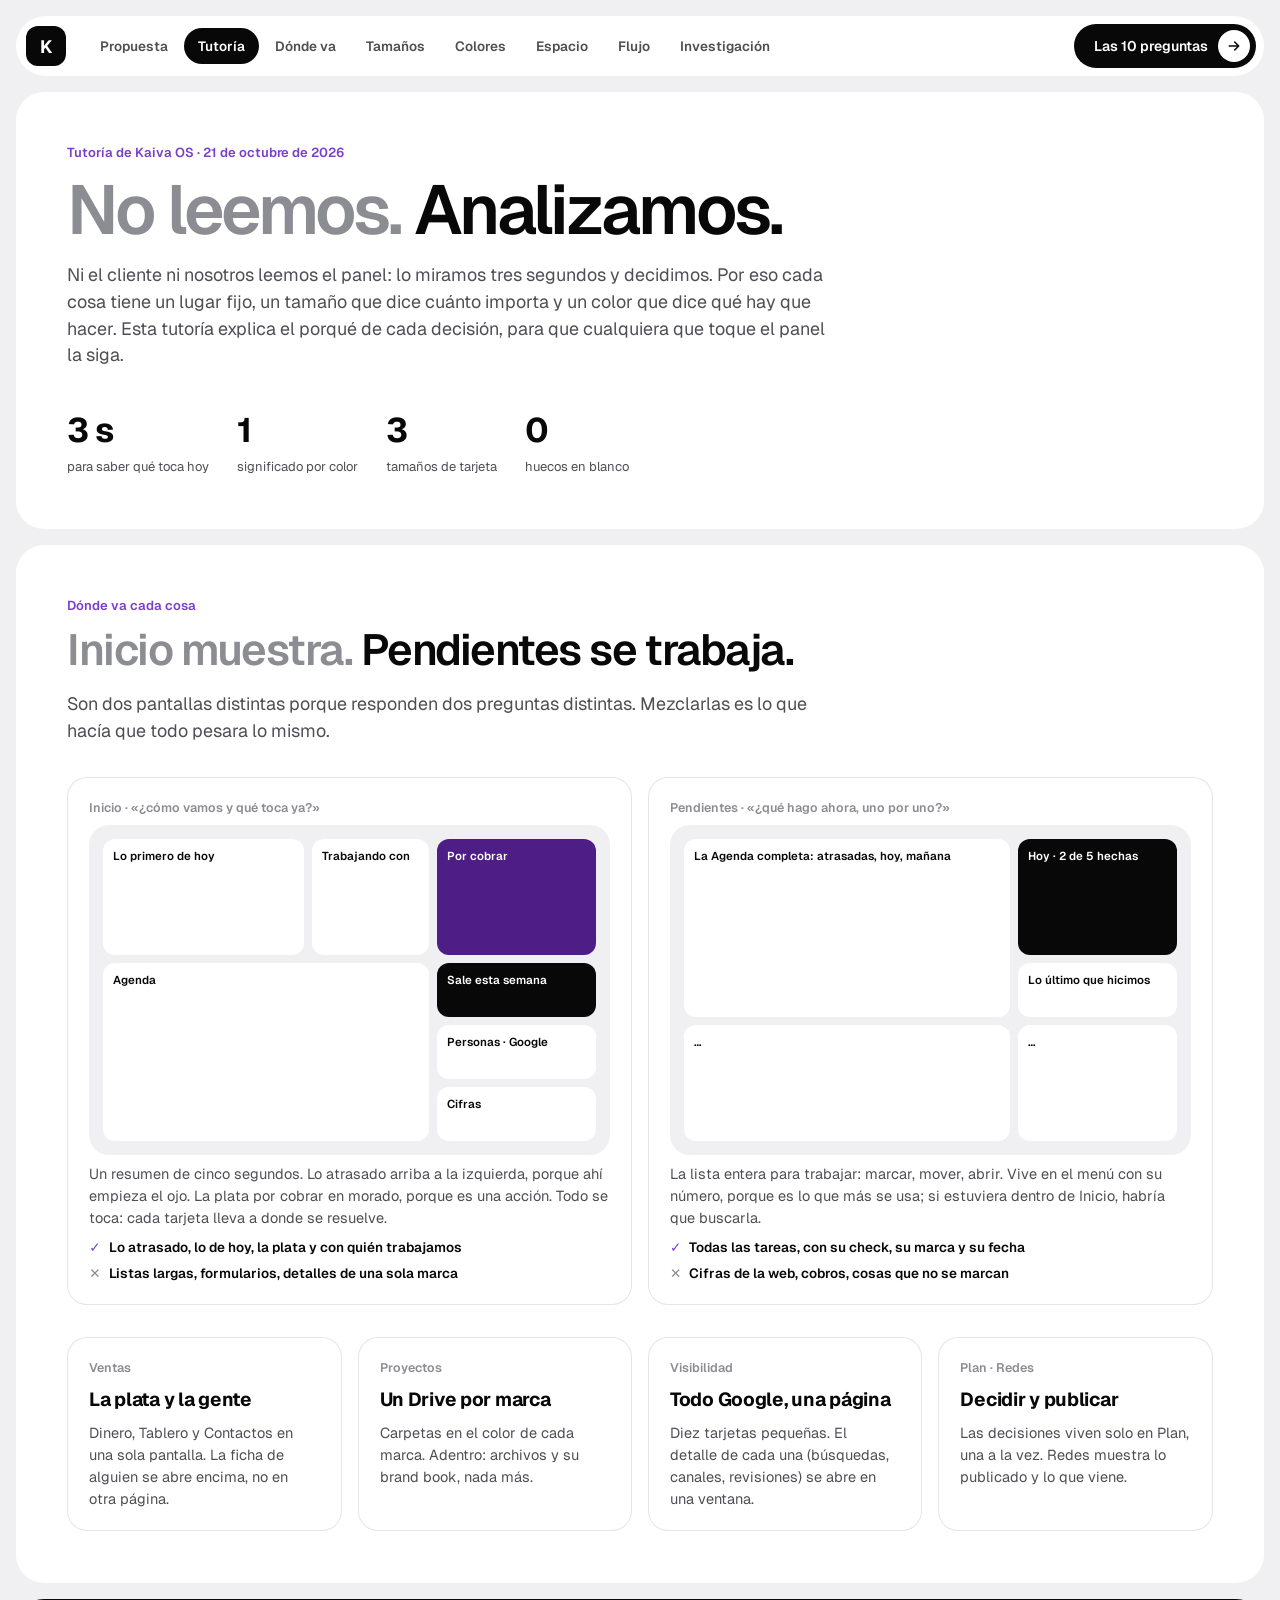
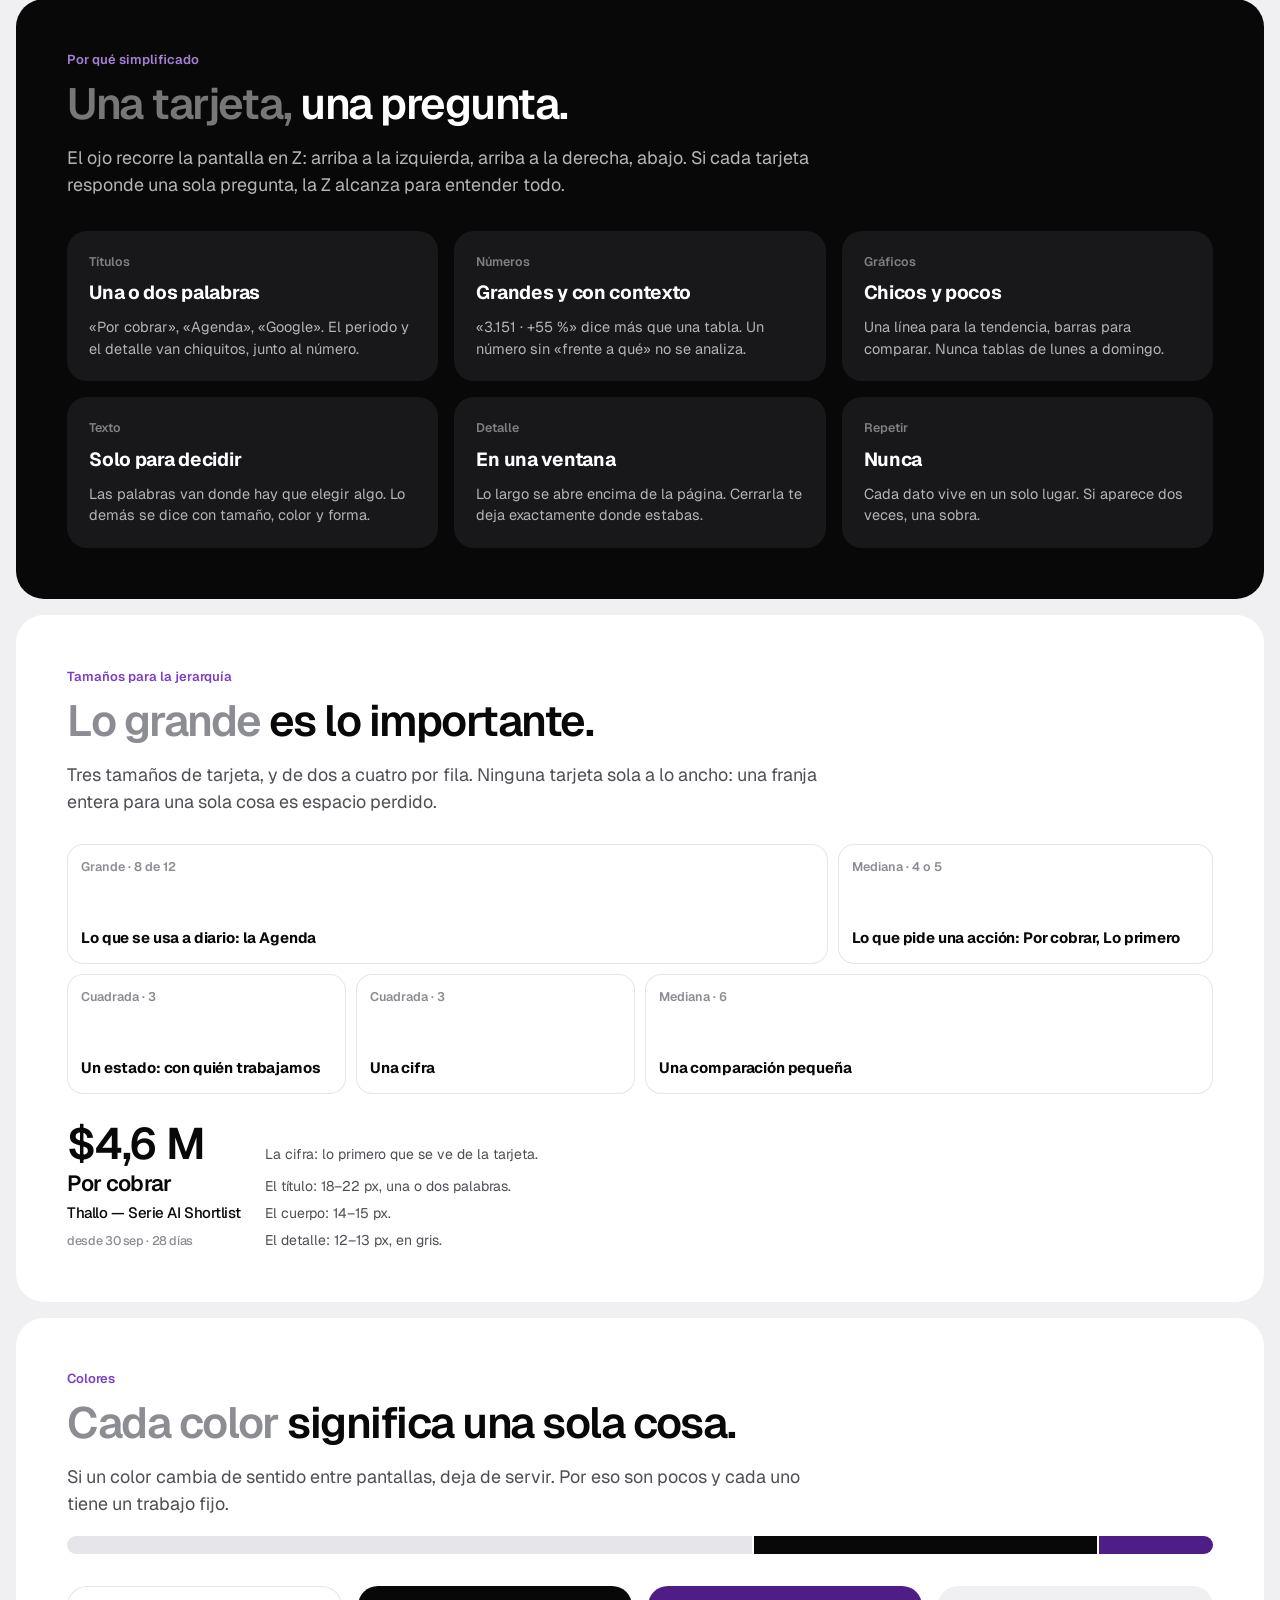
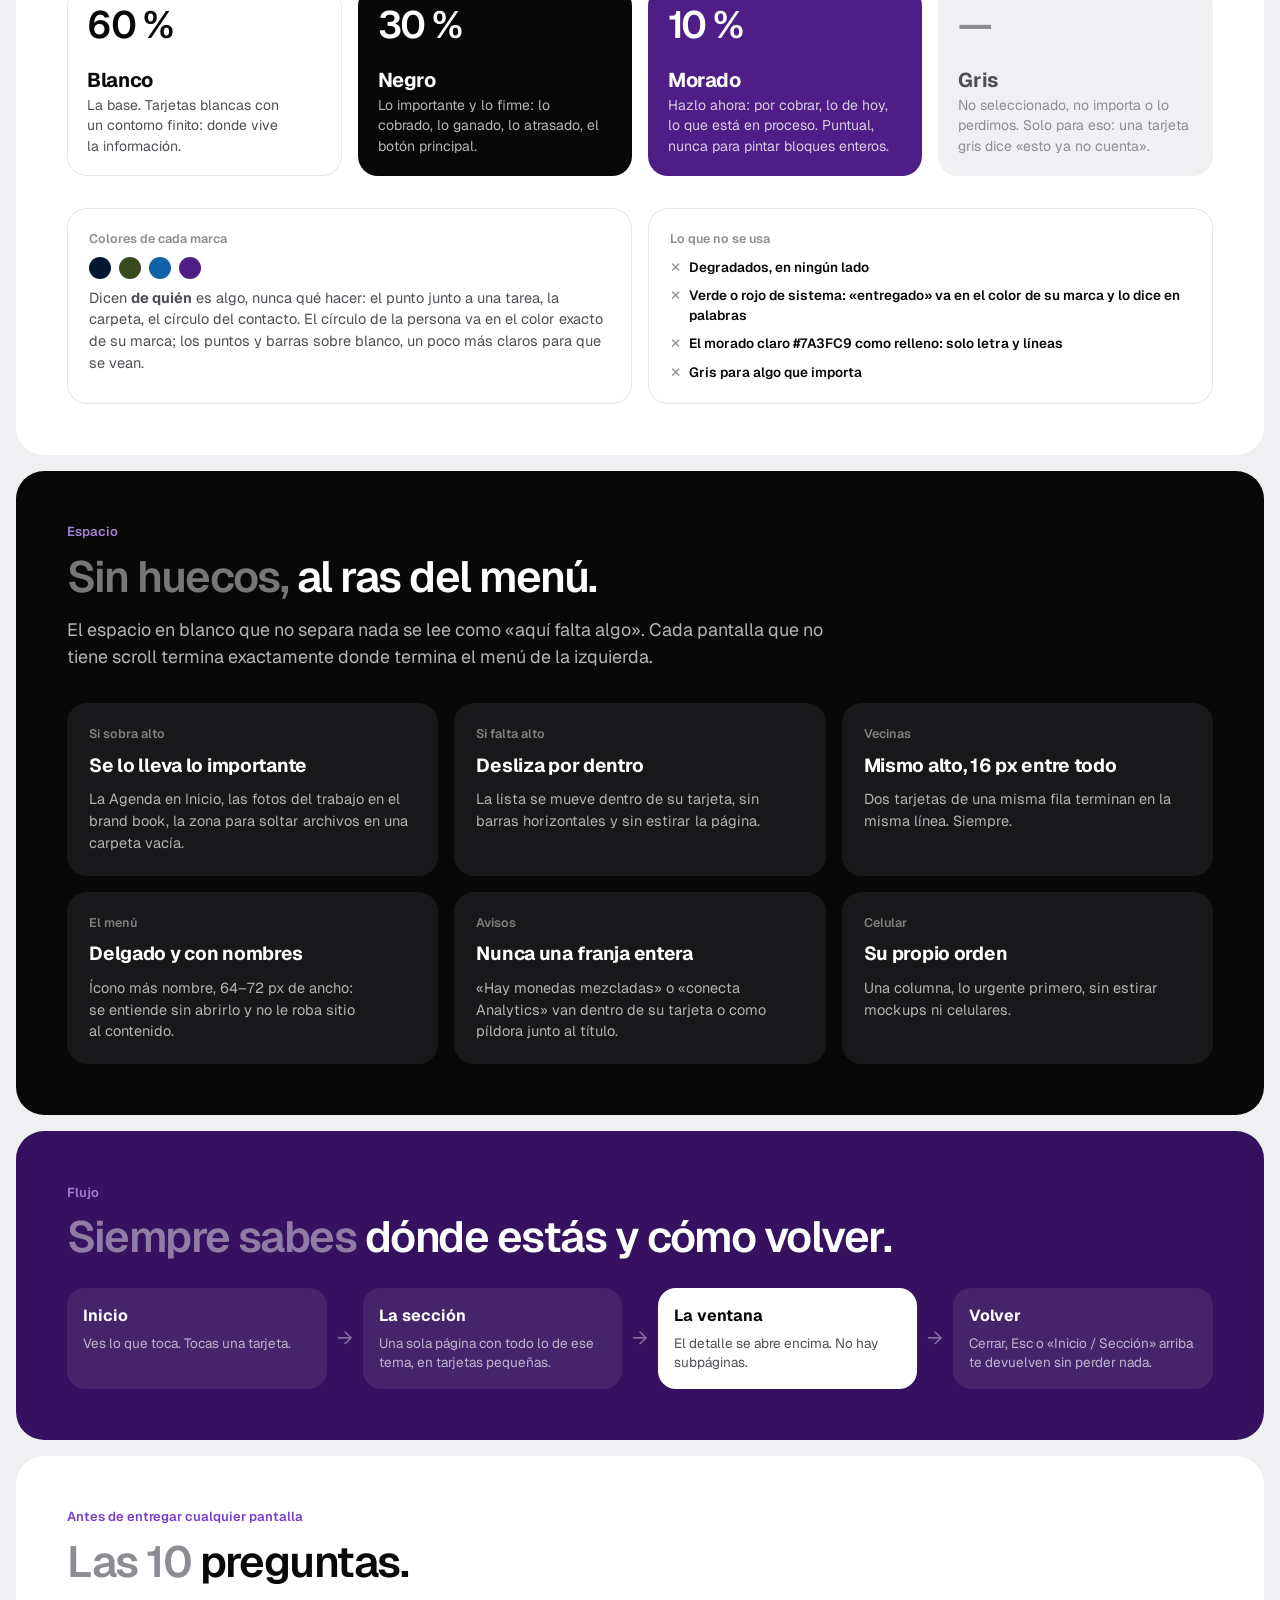
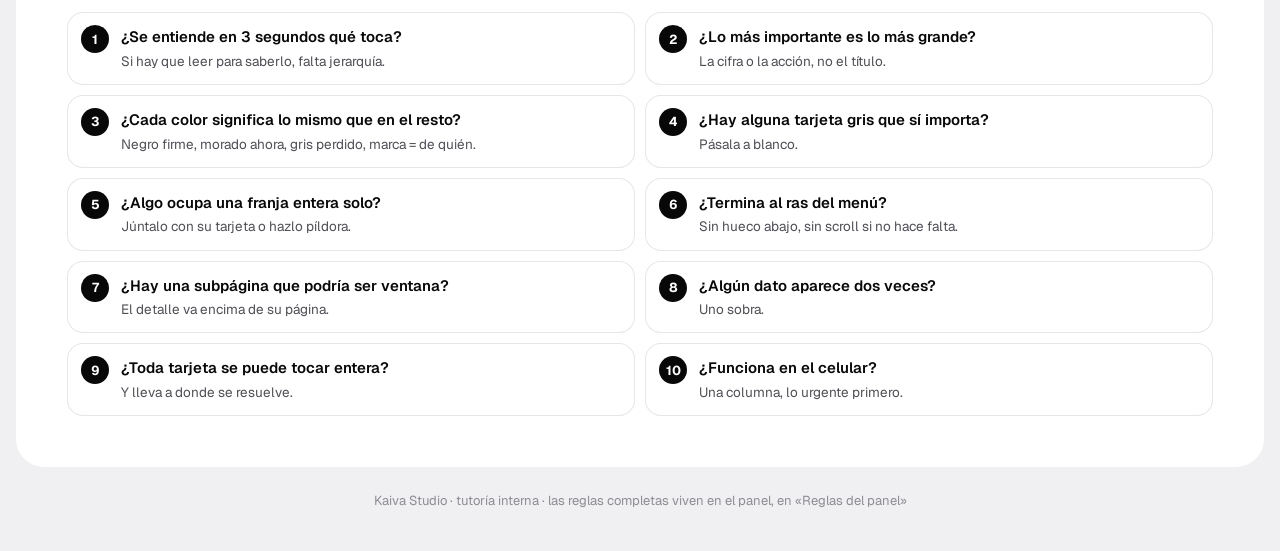
<file: tutoria.html>
<!doctype html>
<html lang="es">
<head>
<meta charset="utf-8">
<meta name="viewport" content="width=device-width, initial-scale=1">
<title>Kaiva OS · tutoría</title>
<meta name="description" content="Por qué cada cosa va donde va en Kaiva OS: Inicio y Pendientes, tamaños, colores, espacio y flujos. Para el equipo y para cualquiera que toque el panel.">
<link rel="preconnect" href="https://fonts.googleapis.com">
<link rel="preconnect" href="https://fonts.gstatic.com" crossorigin>
<link href="https://fonts.googleapis.com/css2?family=Geist:wght@400;500;600;700&display=swap" rel="stylesheet">
<link rel="stylesheet" href="assets/kaiva.css">
<link rel="stylesheet" href="assets/propuesta.css">
<style>
/* Tutoría: las mismas piezas de la propuesta. Tarjetas blancas con contorno fino (el gris es «lo perdido»). */
.tu-rej { display: grid; gap: 16px; margin-top: 32px; }
.tu-2 { grid-template-columns: repeat(2, minmax(0, 1fr)); }
.tu-3 { grid-template-columns: repeat(3, minmax(0, 1fr)); }
.tu-4 { grid-template-columns: repeat(4, minmax(0, 1fr)); }
.tu-t { background: #fff; border-radius: 20px; padding: 22px; box-shadow: inset 0 0 0 1px var(--line); display: flex; flex-direction: column; gap: 8px; }
.negra .tu-t { background: #18181B; box-shadow: none; }
.tu-t h3 { font-size: 19px; letter-spacing: -.015em; margin: 0; }
.tu-t p { margin: 0; color: var(--ink-2); font-size: 14.5px; line-height: 1.5; }
.negra .tu-t p { color: rgba(255,255,255,.68); }
.tu-t .si, .tu-t .no { font-size: 13.5px; font-weight: 600; display: flex; gap: 8px; align-items: baseline; }
.tu-t .si::before { content: "✓"; color: var(--violet-text); }
.tu-t .no::before { content: "✕"; color: var(--ink-3); }
.tu-t .si + .no, .tu-t .no + .si { margin-top: -2px; }
.tu-et { font-size: 12.5px; font-weight: 600; color: var(--ink-3); }
.negra .tu-et { color: rgba(255,255,255,.45); }

/* Dos pantallas lado a lado: Inicio y Pendientes */
.tu-pant { border-radius: 20px; padding: 14px; background: var(--mist); display: grid; grid-template-columns: repeat(12, minmax(0, 1fr)); gap: 8px; grid-auto-rows: 54px; }
.tu-pant b { border-radius: 12px; background: #fff; font-size: 11.5px; font-weight: 600; padding: 8px 10px; display: flex; align-items: flex-start; }
.tu-pant .m { background: var(--violet); color: #fff; }
.tu-pant .n { background: var(--ink); color: #fff; }
.tu-pant .c3 { grid-column: span 3; } .tu-pant .c4 { grid-column: span 4; } .tu-pant .c5 { grid-column: span 5; } .tu-pant .c8 { grid-column: span 8; } .tu-pant .c12 { grid-column: span 12; }
.tu-pant .r2 { grid-row: span 2; } .tu-pant .r3 { grid-row: span 3; }

/* Tamaños */
.tu-tam { display: grid; grid-template-columns: repeat(12, minmax(0, 1fr)); gap: 10px; margin-top: 28px; }
.tu-tam div { border-radius: 16px; padding: 14px; box-shadow: inset 0 0 0 1px var(--line); background: #fff; min-height: 120px; display: flex; flex-direction: column; justify-content: space-between; }
.tu-tam div span { font-size: 12.5px; color: var(--ink-3); font-weight: 600; }
.tu-tam div b { font-size: 15px; letter-spacing: -.01em; }
.tu-tipos { display: grid; grid-template-columns: auto 1fr; gap: 6px 24px; align-items: baseline; margin-top: 28px; }
.tu-tipos .x { letter-spacing: -.03em; font-weight: 600; line-height: 1; }
.tu-tipos small { color: var(--ink-2); font-size: 14px; }

/* Colores */
.tu-col { border-radius: 20px; padding: 20px; min-height: 190px; display: flex; flex-direction: column; justify-content: space-between; gap: 14px; box-shadow: inset 0 0 0 1px var(--line); }
.tu-col h3 { font-size: 20px; margin: 0; letter-spacing: -.02em; }
.tu-col p { margin: 0; font-size: 14px; line-height: 1.45; }
.tu-col .pct { font-size: 38px; font-weight: 600; letter-spacing: -.04em; line-height: 1; }
.tu-col.blanco { background: #fff; }
.tu-col.blanco p { color: var(--ink-2); }
.tu-col.negro { background: var(--ink); color: #fff; box-shadow: none; }
.tu-col.negro p { color: rgba(255,255,255,.7); }
.tu-col.morado { background: var(--violet); color: #fff; box-shadow: none; }
.tu-col.morado p { color: rgba(255,255,255,.78); }
.tu-col.gris { background: var(--mist); color: var(--ink-3); box-shadow: none; }
.tu-col.gris h3 { color: var(--ink-2); }
.tu-marcas { display: flex; gap: 8px; flex-wrap: wrap; }
.tu-marcas i { width: 22px; height: 22px; border-radius: 50%; display: block; }

/* Flujo */
.tu-flujo { display: flex; align-items: stretch; gap: 10px; margin-top: 28px; flex-wrap: wrap; }
.tu-flujo div { flex: 1 1 160px; border-radius: 18px; padding: 16px; background: rgba(255,255,255,.08); display: flex; flex-direction: column; gap: 6px; }
.tu-flujo div b { font-size: 16px; }
.tu-flujo div span { font-size: 13.5px; color: rgba(255,255,255,.66); line-height: 1.45; }
.tu-flujo div.ahora { background: #fff; color: var(--ink); }
.tu-flujo div.ahora span { color: var(--ink-2); }
.tu-flecha { align-self: center; color: rgba(255,255,255,.4); font-size: 20px; flex: none; }

/* Revisar antes de entregar */
.tu-check { display: grid; grid-template-columns: repeat(2, minmax(0, 1fr)); gap: 10px; margin: 28px 0 0; padding: 0; counter-reset: c; }
.tu-check li { list-style: none; background: #fff; border-radius: 16px; padding: 14px 16px 14px 54px; position: relative; box-shadow: inset 0 0 0 1px var(--line); font-size: 15px; font-weight: 600; }
.tu-check li small { display: block; font-weight: 400; color: var(--ink-2); font-size: 13.5px; margin-top: 2px; }
.tu-check li::before { counter-increment: c; content: counter(c); position: absolute; left: 14px; top: 13px; width: 28px; height: 28px; border-radius: 50%; background: var(--ink); color: #fff; display: grid; place-items: center; font-size: 13px; font-weight: 700; }

@media (max-width: 900px) {
  .tu-2, .tu-3, .tu-4, .tu-check { grid-template-columns: minmax(0, 1fr); }
  .tu-tam div { grid-column: span 12 !important; min-height: 70px; }
  .tu-flecha { display: none; }
  .barra-sup nav { display: none; }
}
</style>
</head>
<body class="doc">
<div class="envoltura">

  <header class="barra-sup">
    <span class="k">K</span>
    <nav>
      <a href="index.html">Propuesta</a>
      <a class="activo" href="#">Tutoría</a>
      <a href="#donde">Dónde va</a>
      <a href="#tamanos">Tamaños</a>
      <a href="#colores">Colores</a>
      <a href="#espacio">Espacio</a>
      <a href="#flujo">Flujo</a>
      <a href="investigacion.html">Investigación</a>
    </nav>
    <a class="pildora" href="#revisar">Las 10 preguntas<span class="circulo"><svg width="16" height="16" viewBox="0 0 24 24" fill="none" stroke="currentColor" stroke-width="2.4" stroke-linecap="round" stroke-linejoin="round" aria-hidden="true"><path d="M5 12h14M13 6l6 6-6 6"/></svg></span></a>
  </header>

  <!-- 1. La idea -->
  <section class="seccion heroe" style="grid-template-columns:1fr">
    <div>
      <div class="sobre">Tutoría de Kaiva OS · 21 de octubre de 2026</div>
      <h1 class="h-grande dos-tonos"><span class="gris">No leemos.</span> Analizamos.</h1>
      <p class="bajada">Ni el cliente ni nosotros leemos el panel: lo miramos tres segundos y decidimos. Por eso cada cosa tiene un lugar fijo, un tamaño que dice cuánto importa y un color que dice qué hay que hacer. Esta tutoría explica el porqué de cada decisión, para que cualquiera que toque el panel la siga.</p>
      <div class="cifras-heroe">
        <div><b>3 s</b><span>para saber qué toca hoy</span></div>
        <div><b>1</b><span>significado por color</span></div>
        <div><b>3</b><span>tamaños de tarjeta</span></div>
        <div><b>0</b><span>huecos en blanco</span></div>
      </div>
    </div>
  </section>

  <!-- 2. Inicio y Pendientes -->
  <section class="seccion" id="donde">
    <div class="sobre">Dónde va cada cosa</div>
    <h2 class="h-sec dos-tonos"><span class="gris">Inicio muestra.</span> Pendientes se trabaja.</h2>
    <p class="bajada">Son dos pantallas distintas porque responden dos preguntas distintas. Mezclarlas es lo que hacía que todo pesara lo mismo.</p>

    <div class="tu-rej tu-2">
      <div class="tu-t">
        <span class="tu-et">Inicio · «¿cómo vamos y qué toca ya?»</span>
        <div class="tu-pant" aria-hidden="true">
          <b class="c5 r2">Lo primero de hoy</b><b class="c3 r2">Trabajando con</b><b class="c4 r2 m">Por cobrar</b>
          <b class="c8 r3">Agenda</b><b class="c4 n">Sale esta semana</b><b class="c4">Personas · Google</b><b class="c4">Cifras</b>
        </div>
        <p>Un resumen de cinco segundos. Lo atrasado arriba a la izquierda, porque ahí empieza el ojo. La plata por cobrar en morado, porque es una acción. Todo se toca: cada tarjeta lleva a donde se resuelve.</p>
        <span class="si">Lo atrasado, lo de hoy, la plata y con quién trabajamos</span>
        <span class="no">Listas largas, formularios, detalles de una sola marca</span>
      </div>
      <div class="tu-t">
        <span class="tu-et">Pendientes · «¿qué hago ahora, uno por uno?»</span>
        <div class="tu-pant" aria-hidden="true">
          <b class="c8 r3">La Agenda completa: atrasadas, hoy, mañana</b><b class="c4 n r2">Hoy · 2 de 5 hechas</b>
          <b class="c4">Lo último que hicimos</b><b class="c8 r2">…</b><b class="c4 r2">…</b>
        </div>
        <p>La lista entera para trabajar: marcar, mover, abrir. Vive en el menú con su número, porque es lo que más se usa; si estuviera dentro de Inicio, habría que buscarla.</p>
        <span class="si">Todas las tareas, con su check, su marca y su fecha</span>
        <span class="no">Cifras de la web, cobros, cosas que no se marcan</span>
      </div>
    </div>

    <div class="tu-rej tu-4">
      <div class="tu-t"><span class="tu-et">Ventas</span><h3>La plata y la gente</h3><p>Dinero, Tablero y Contactos en una sola pantalla. La ficha de alguien se abre encima, no en otra página.</p></div>
      <div class="tu-t"><span class="tu-et">Proyectos</span><h3>Un Drive por marca</h3><p>Carpetas en el color de cada marca. Adentro: archivos y su brand book, nada más.</p></div>
      <div class="tu-t"><span class="tu-et">Visibilidad</span><h3>Todo Google, una página</h3><p>Diez tarjetas pequeñas. El detalle de cada una (búsquedas, canales, revisiones) se abre en una ventana.</p></div>
      <div class="tu-t"><span class="tu-et">Plan · Redes</span><h3>Decidir y publicar</h3><p>Las decisiones viven solo en Plan, una a la vez. Redes muestra lo publicado y lo que viene.</p></div>
    </div>
  </section>

  <!-- 3. Simplificar -->
  <section class="seccion negra">
    <div class="sobre">Por qué simplificado</div>
    <h2 class="h-sec dos-tonos"><span class="gris">Una tarjeta,</span> una pregunta.</h2>
    <p class="bajada">El ojo recorre la pantalla en Z: arriba a la izquierda, arriba a la derecha, abajo. Si cada tarjeta responde una sola pregunta, la Z alcanza para entender todo.</p>
    <div class="tu-rej tu-3">
      <div class="tu-t"><span class="tu-et">Títulos</span><h3>Una o dos palabras</h3><p>«Por cobrar», «Agenda», «Google». El periodo y el detalle van chiquitos, junto al número.</p></div>
      <div class="tu-t"><span class="tu-et">Números</span><h3>Grandes y con contexto</h3><p>«3.151 · +55 %» dice más que una tabla. Un número sin «frente a qué» no se analiza.</p></div>
      <div class="tu-t"><span class="tu-et">Gráficos</span><h3>Chicos y pocos</h3><p>Una línea para la tendencia, barras para comparar. Nunca tablas de lunes a domingo.</p></div>
      <div class="tu-t"><span class="tu-et">Texto</span><h3>Solo para decidir</h3><p>Las palabras van donde hay que elegir algo. Lo demás se dice con tamaño, color y forma.</p></div>
      <div class="tu-t"><span class="tu-et">Detalle</span><h3>En una ventana</h3><p>Lo largo se abre encima de la página. Cerrarla te deja exactamente donde estabas.</p></div>
      <div class="tu-t"><span class="tu-et">Repetir</span><h3>Nunca</h3><p>Cada dato vive en un solo lugar. Si aparece dos veces, una sobra.</p></div>
    </div>
  </section>

  <!-- 4. Tamaños -->
  <section class="seccion" id="tamanos">
    <div class="sobre">Tamaños para la jerarquía</div>
    <h2 class="h-sec dos-tonos"><span class="gris">Lo grande</span> es lo importante.</h2>
    <p class="bajada">Tres tamaños de tarjeta, y de dos a cuatro por fila. Ninguna tarjeta sola a lo ancho: una franja entera para una sola cosa es espacio perdido.</p>
    <div class="tu-tam">
      <div style="grid-column:span 8"><span>Grande · 8 de 12</span><b>Lo que se usa a diario: la Agenda</b></div>
      <div style="grid-column:span 4"><span>Mediana · 4 o 5</span><b>Lo que pide una acción: Por cobrar, Lo primero</b></div>
      <div style="grid-column:span 3"><span>Cuadrada · 3</span><b>Un estado: con quién trabajamos</b></div>
      <div style="grid-column:span 3"><span>Cuadrada · 3</span><b>Una cifra</b></div>
      <div style="grid-column:span 6"><span>Mediana · 6</span><b>Una comparación pequeña</b></div>
    </div>
    <div class="tu-tipos">
      <span class="x" style="font-size:44px">$4,6 M</span><small>La cifra: lo primero que se ve de la tarjeta.</small>
      <span class="x" style="font-size:22px">Por cobrar</span><small>El título: 18–22 px, una o dos palabras.</small>
      <span class="x" style="font-size:15px;font-weight:500">Thallo — Serie AI Shortlist</span><small>El cuerpo: 14–15 px.</small>
      <span class="x" style="font-size:12.5px;font-weight:500;color:var(--ink-3)">desde 30 sep · 28 días</span><small>El detalle: 12–13 px, en gris.</small>
    </div>
  </section>

  <!-- 5. Colores -->
  <section class="seccion" id="colores">
    <div class="sobre">Colores</div>
    <h2 class="h-sec dos-tonos"><span class="gris">Cada color</span> significa una sola cosa.</h2>
    <p class="bajada">Si un color cambia de sentido entre pantallas, deja de servir. Por eso son pocos y cada uno tiene un trabajo fijo.</p>
    <div class="proporcion" title="Proporción de color"><i style="flex:60;background:#E6E6EA"></i><i style="flex:30;background:var(--ink)"></i><i style="flex:10;background:var(--violet)"></i></div>
    <div class="tu-rej tu-4">
      <div class="tu-col blanco"><span class="pct">60 %</span><div><h3>Blanco</h3><p>La base. Tarjetas blancas con un contorno finito: donde vive la información.</p></div></div>
      <div class="tu-col negro"><span class="pct">30 %</span><div><h3>Negro</h3><p>Lo importante y lo firme: lo cobrado, lo ganado, lo atrasado, el botón principal.</p></div></div>
      <div class="tu-col morado"><span class="pct">10 %</span><div><h3>Morado</h3><p>Hazlo ahora: por cobrar, lo de hoy, lo que está en proceso. Puntual, nunca para pintar bloques enteros.</p></div></div>
      <div class="tu-col gris"><span class="pct">—</span><div><h3>Gris</h3><p>No seleccionado, no importa o lo perdimos. Solo para eso: una tarjeta gris dice «esto ya no cuenta».</p></div></div>
    </div>
    <div class="tu-rej tu-2">
      <div class="tu-t">
        <span class="tu-et">Colores de cada marca</span>
        <div class="tu-marcas" aria-hidden="true"><i style="background:#041632"></i><i style="background:#3A4A1F"></i><i style="background:#0F62A8"></i><i style="background:#4E1E86"></i></div>
        <p>Dicen <b>de quién</b> es algo, nunca qué hacer: el punto junto a una tarea, la carpeta, el círculo del contacto. El círculo de la persona va en el color exacto de su marca; los puntos y barras sobre blanco, un poco más claros para que se vean.</p>
      </div>
      <div class="tu-t">
        <span class="tu-et">Lo que no se usa</span>
        <span class="no">Degradados, en ningún lado</span>
        <span class="no">Verde o rojo de sistema: «entregado» va en el color de su marca y lo dice en palabras</span>
        <span class="no">El morado claro #7A3FC9 como relleno: solo letra y líneas</span>
        <span class="no">Gris para algo que importa</span>
      </div>
    </div>
  </section>

  <!-- 6. Espacio -->
  <section class="seccion negra" id="espacio">
    <div class="sobre">Espacio</div>
    <h2 class="h-sec dos-tonos"><span class="gris">Sin huecos,</span> al ras del menú.</h2>
    <p class="bajada">El espacio en blanco que no separa nada se lee como «aquí falta algo». Cada pantalla que no tiene scroll termina exactamente donde termina el menú de la izquierda.</p>
    <div class="tu-rej tu-3">
      <div class="tu-t"><span class="tu-et">Si sobra alto</span><h3>Se lo lleva lo importante</h3><p>La Agenda en Inicio, las fotos del trabajo en el brand book, la zona para soltar archivos en una carpeta vacía.</p></div>
      <div class="tu-t"><span class="tu-et">Si falta alto</span><h3>Desliza por dentro</h3><p>La lista se mueve dentro de su tarjeta, sin barras horizontales y sin estirar la página.</p></div>
      <div class="tu-t"><span class="tu-et">Vecinas</span><h3>Mismo alto, 16 px entre todo</h3><p>Dos tarjetas de una misma fila terminan en la misma línea. Siempre.</p></div>
      <div class="tu-t"><span class="tu-et">El menú</span><h3>Delgado y con nombres</h3><p>Ícono más nombre, 64–72 px de ancho: se entiende sin abrirlo y no le roba sitio al contenido.</p></div>
      <div class="tu-t"><span class="tu-et">Avisos</span><h3>Nunca una franja entera</h3><p>«Hay monedas mezcladas» o «conecta Analytics» van dentro de su tarjeta o como píldora junto al título.</p></div>
      <div class="tu-t"><span class="tu-et">Celular</span><h3>Su propio orden</h3><p>Una columna, lo urgente primero, sin estirar mockups ni celulares.</p></div>
    </div>
  </section>

  <!-- 7. Flujo -->
  <section class="seccion negra" id="flujo" style="background:var(--violet-deep)">
    <div class="sobre">Flujo</div>
    <h2 class="h-sec dos-tonos"><span class="gris">Siempre sabes</span> dónde estás y cómo volver.</h2>
    <div class="tu-flujo">
      <div><b>Inicio</b><span>Ves lo que toca. Tocas una tarjeta.</span></div>
      <span class="tu-flecha" aria-hidden="true">→</span>
      <div><b>La sección</b><span>Una sola página con todo lo de ese tema, en tarjetas pequeñas.</span></div>
      <span class="tu-flecha" aria-hidden="true">→</span>
      <div class="ahora"><b>La ventana</b><span>El detalle se abre encima. No hay subpáginas.</span></div>
      <span class="tu-flecha" aria-hidden="true">→</span>
      <div><b>Volver</b><span>Cerrar, Esc o «Inicio / Sección» arriba te devuelven sin perder nada.</span></div>
    </div>
  </section>

  <!-- 8. Revisar -->
  <section class="seccion" id="revisar">
    <div class="sobre">Antes de entregar cualquier pantalla</div>
    <h2 class="h-sec dos-tonos"><span class="gris">Las 10</span> preguntas.</h2>
    <ol class="tu-check">
      <li>¿Se entiende en 3 segundos qué toca?<small>Si hay que leer para saberlo, falta jerarquía.</small></li>
      <li>¿Lo más importante es lo más grande?<small>La cifra o la acción, no el título.</small></li>
      <li>¿Cada color significa lo mismo que en el resto?<small>Negro firme, morado ahora, gris perdido, marca = de quién.</small></li>
      <li>¿Hay alguna tarjeta gris que sí importa?<small>Pásala a blanco.</small></li>
      <li>¿Algo ocupa una franja entera solo?<small>Júntalo con su tarjeta o hazlo píldora.</small></li>
      <li>¿Termina al ras del menú?<small>Sin hueco abajo, sin scroll si no hace falta.</small></li>
      <li>¿Hay una subpágina que podría ser ventana?<small>El detalle va encima de su página.</small></li>
      <li>¿Algún dato aparece dos veces?<small>Uno sobra.</small></li>
      <li>¿Toda tarjeta se puede tocar entera?<small>Y lleva a donde se resuelve.</small></li>
      <li>¿Funciona en el celular?<small>Una columna, lo urgente primero.</small></li>
    </ol>
  </section>

  <p class="nota-f" style="text-align:center;margin:8px 0 24px">Kaiva Studio · tutoría interna · las reglas completas viven en el panel, en «Reglas del panel»</p>
</div>
</body>
</html>
</file>
<file: assets/kaiva.css>
/* ============================================================================
   KAIVA OS · PROPUESTA (octubre de 2026)
   Tokens y piezas comunes. Reglas de la casa:
     · Solo Geist. Cero degradados. Sombras negras, difusas y solo al pasar.
     · 60 / 30 / 10: blanco y grises claros / negro / morado.
     · #7A3FC9 solo letra y líneas; rellenos morados en #4E1E86.
     · Una curva para todo; nada pasa de 300 ms; solo transform y opacity.
   ============================================================================ */

:root {
  --ink: #080808;
  --ink-2: #4E4E55;
  --ink-3: #8C8C93;
  --mist: #F0F0F2;
  --card: #FFFFFF;
  --line: #E6E6EA;
  --violet-text: #7A3FC9;
  --violet: #4E1E86;
  --violet-deep: #36115F;
  --violet-light: #A580D6;
  --violet-soft: #EFE9F7;

  /* Movimiento (investigación: Material 3, NN/g, Emil Kowalski) */
  --e-sale: cubic-bezier(.2, .8, .2, 1);      /* la curva de la casa (ease-out) */
  --e-va: cubic-bezier(.3, 0, 1, 1);          /* lo que se va */
  --t-toque: 100ms;    /* respuesta a un clic */
  --t-pasar: 150ms;    /* hover */
  --t-abrir: 220ms;    /* menús, paneles */
  --t-vista: 260ms;    /* tarjeta → detalle */

  --r-card: 22px;
  --gap: 16px;
  --sombra: 0 22px 40px -26px rgba(8, 8, 8, .4);
  --font: Geist, system-ui, -apple-system, "Segoe UI", sans-serif;
}

* { box-sizing: border-box; }
html, body { margin: 0; }
body {
  font-family: var(--font);
  font-size: 14px;
  line-height: 1.5;
  color: var(--ink);
  background: var(--mist);
  -webkit-font-smoothing: antialiased;
}
p, li { text-wrap: pretty; }
h1, h2, h3, h4 { text-wrap: balance; margin: 0; }
a { color: inherit; text-decoration: none; }
button { font: inherit; color: inherit; background: none; border: 0; padding: 0; cursor: pointer; }
img, svg { display: block; }

/* Títulos en dos tonos: la parte gris se enciende en morado al pasar */
.dos-tonos .gris { color: var(--ink-3); transition: color var(--t-pasar) var(--e-sale); }
.dos-tonos:hover .gris { color: var(--violet-text); }

/* Tarjeta base */
.tarjeta {
  background: var(--card);
  border-radius: var(--r-card);
  padding: 22px;
  position: relative;
  outline: 1px solid transparent;
  outline-offset: -1px;
  transition: outline-color var(--t-pasar) var(--e-sale), transform var(--t-pasar) var(--e-sale), box-shadow var(--t-pasar) var(--e-sale);
}
a.tarjeta:hover, .tarjeta.tocable:hover { outline-color: var(--violet-text); transform: translateY(-2px); box-shadow: var(--sombra); }
.tarjeta.negra { background: var(--ink); color: #fff; }
a.tarjeta.negra:hover, .tarjeta.negra.tocable:hover { outline-color: #fff; }
.tarjeta.morada { background: var(--violet); color: #fff; }
a.tarjeta.morada:hover { outline-color: #fff; }
.bloque { background: var(--mist); border-radius: 16px; padding: 14px 16px; }

.t-tarjeta { font-size: 18px; font-weight: 600; letter-spacing: -.01em; }
.etiqueta { font-size: 13px; font-weight: 500; color: var(--ink-2); }
.negra .etiqueta, .morada .etiqueta { color: rgba(255,255,255,.72); }
.suave { color: var(--ink-3); }
.negra .suave, .morada .suave { color: rgba(255,255,255,.6); }

/* Píldoras */
.pildora {
  display: inline-flex; align-items: center; gap: 10px;
  height: 44px; padding: 0 6px 0 20px; border-radius: 999px;
  font-weight: 600; font-size: 14px; white-space: nowrap;
  background: var(--ink); color: #fff;
  transition: transform var(--t-toque) var(--e-sale), background var(--t-pasar) var(--e-sale);
}
.pildora .circulo { width: 32px; height: 32px; border-radius: 50%; background: #fff; color: var(--ink); display: grid; place-items: center; transition: transform var(--t-pasar) var(--e-sale); }
.pildora:hover .circulo { transform: translateX(2px); }
.pildora:active { transform: scale(.97); }
.pildora.blanca { background: #fff; color: var(--ink); }
.pildora.blanca .circulo { background: var(--ink); color: #fff; }
.pildora.sola { padding: 0 20px; }
.pildora.chica { height: 34px; padding: 0 14px; font-size: 13px; }

.chip {
  display: inline-flex; align-items: center; gap: 6px;
  height: 26px; padding: 0 10px; border-radius: 999px;
  font-size: 12.5px; font-weight: 600; white-space: nowrap;
  border: 1px solid var(--line); color: var(--ink);
}
.chip.negro { background: var(--ink); color: #fff; border-color: var(--ink); }
.chip.morado { background: var(--violet); color: #fff; border-color: var(--violet); }
.chip.gris { background: var(--mist); border-color: var(--mist); color: var(--ink-2); }

.punto { width: 8px; height: 8px; border-radius: 50%; display: inline-block; flex: none; }

/* Cifras */
.cifra { font-weight: 600; letter-spacing: -.03em; line-height: 1; }
.cifra.xl { font-size: 56px; }
.cifra.l { font-size: 40px; }
.cifra.m { font-size: 28px; }

@media (prefers-reduced-motion: reduce) {
  *, *::before, *::after { transition-duration: 1ms !important; animation-duration: 1ms !important; animation-delay: 0ms !important; }
}
</file>
<file: assets/propuesta.css>
/* Páginas de la propuesta y de la investigación (van con kaiva.css) */
body.doc { background: var(--mist); }
.envoltura { width: 100%; padding: 16px; display: flex; flex-direction: column; gap: 16px; }
.barra-sup { display: flex; align-items: center; gap: 12px; background: var(--card); border-radius: 999px; padding: 8px 8px 8px 10px; position: sticky; top: 16px; z-index: 20; }
.barra-sup .k { width: 40px; height: 40px; border-radius: 12px; background: var(--ink); color: #fff; display: grid; place-items: center; font-weight: 700; font-size: 18px; }
.barra-sup nav { display: flex; gap: 2px; margin-left: 8px; flex-wrap: wrap; }
.barra-sup nav a { height: 36px; padding: 0 14px; border-radius: 999px; display: inline-flex; align-items: center; font-weight: 600; font-size: 13.5px; color: var(--ink-2); transition: background var(--t-pasar), color var(--t-pasar); }
.barra-sup nav a:hover { color: var(--ink); background: var(--mist); }
.barra-sup nav a.activo { background: var(--ink); color: #fff; }
.barra-sup .pildora { margin-left: auto; }

.seccion { background: var(--card); border-radius: 28px; padding: clamp(24px, 4vw, 56px); }
.seccion.negra { background: var(--ink); color: #fff; }
.sobre { font-size: 13px; font-weight: 600; color: var(--violet-text); margin-bottom: 12px; }
.negra .sobre { color: var(--violet-light); }
.h-grande { font-size: clamp(36px, 5.4vw, 76px); font-weight: 600; letter-spacing: -.045em; line-height: 1; }
.h-sec { font-size: clamp(28px, 3.4vw, 46px); font-weight: 600; letter-spacing: -.035em; line-height: 1.05; }
.bajada { font-size: clamp(16px, 1.4vw, 19px); color: var(--ink-2); max-width: 760px; margin: 18px 0 0; line-height: 1.5; }
.negra .bajada { color: rgba(255,255,255,.7); }
.negra .gris { color: rgba(255,255,255,.45); }

/* Héroe */
.heroe { display: grid; grid-template-columns: minmax(0, .8fr) minmax(0, 1.2fr); gap: clamp(24px, 4vw, 64px); align-items: center; }
.heroe .botones { display: flex; gap: 10px; flex-wrap: wrap; margin-top: 28px; }
.cifras-heroe { display: flex; gap: 28px; margin-top: 36px; flex-wrap: wrap; }
.cifras-heroe div b { display: block; font-size: 34px; letter-spacing: -.03em; }
.cifras-heroe div span { font-size: 13px; color: var(--ink-2); }

/* Mac (MacBook): pantalla negra, base gris. Sin degradados. */
.mac { width: 100%; }
.mac .marco { background: #0E0E10; border-radius: clamp(10px, 1.6vw, 22px); padding: clamp(6px, .9vw, 12px); position: relative; }
.mac .marco::before { content: ""; position: absolute; top: clamp(2px, .35vw, 5px); left: 50%; width: 6px; height: 6px; border-radius: 50%; background: #2A2A2E; transform: translateX(-50%); }
.mac .pantalla { position: relative; aspect-ratio: 16 / 10; overflow: hidden; border-radius: clamp(4px, .6vw, 8px); background: var(--mist); }
.mac .pantalla iframe { position: absolute; left: 0; top: 0; width: 1440px; height: 900px; border: 0; transform-origin: 0 0; transform: scale(var(--s, .5)); pointer-events: none; }
.mac .base { height: clamp(8px, 1.1vw, 16px); background: #D4D4D8; border-radius: 0 0 clamp(10px, 1.4vw, 20px) clamp(10px, 1.4vw, 20px); margin: 0 -4%; position: relative; }
.mac .base::after { content: ""; position: absolute; left: 50%; top: 0; width: 16%; height: 45%; background: #BDBDC2; border-radius: 0 0 8px 8px; transform: translateX(-50%); }
a.mac { display: block; transition: transform var(--t-abrir) var(--e-sale); }
a.mac:hover { transform: translateY(-4px); }

/* Celular */
.cel { width: 100%; max-width: 280px; background: #0E0E10; border-radius: 44px; padding: 10px; }
.cel .pantalla { position: relative; aspect-ratio: 390 / 844; overflow: hidden; border-radius: 35px; background: var(--mist); }
.cel .pantalla iframe { position: absolute; left: 0; top: 0; width: 390px; height: 844px; border: 0; transform-origin: 0 0; transform: scale(var(--s, .6)); pointer-events: none; }

/* Diagnóstico */
.lista-num { display: grid; grid-template-columns: repeat(3, minmax(0, 1fr)); gap: 16px; margin-top: 36px; }
.item-num { background: var(--mist); border-radius: 20px; padding: 22px; display: flex; flex-direction: column; gap: 8px; }
.negra .item-num { background: #18181B; }
.item-num .n { width: 34px; height: 34px; border-radius: 50%; background: var(--ink); color: #fff; display: grid; place-items: center; font-weight: 700; font-size: 14px; }
.negra .item-num .n { background: #fff; color: var(--ink); }
.item-num h3 { font-size: 18px; letter-spacing: -.01em; }
.item-num p { margin: 0; color: var(--ink-2); font-size: 14.5px; }
.negra .item-num p { color: rgba(255,255,255,.66); }
.item-num .fuente { margin-top: auto; padding-top: 8px; font-size: 12.5px; color: var(--ink-3); }
.item-num .fuente a { text-decoration: underline; text-decoration-color: var(--line); text-underline-offset: 3px; }
.item-num .fuente a:hover { color: var(--violet-text); }
.negra .item-num .fuente { color: rgba(255,255,255,.45); }

/* Jerarquía de Inicio: maqueta con zonas numeradas */
.jerarquia { display: grid; grid-template-columns: minmax(0, 1.25fr) minmax(0, 1fr); gap: 40px; margin-top: 36px; align-items: start; }
.maqueta { background: var(--mist); border-radius: 22px; padding: 14px; display: grid; grid-template-columns: repeat(12, 1fr); grid-auto-rows: 44px; gap: 10px; }
.zona { border-radius: 14px; padding: 12px 14px; display: flex; flex-direction: column; justify-content: space-between; font-weight: 600; font-size: 13px; position: relative; transition: transform var(--t-pasar) var(--e-sale), outline-color var(--t-pasar); outline: 2px solid transparent; }
.zona:hover, .zona.luz { transform: translateY(-2px); outline-color: var(--violet-text); }
.zona .z { width: 26px; height: 26px; border-radius: 50%; display: grid; place-items: center; font-size: 12px; font-weight: 700; }
.zona.z1 { background: #fff; } .zona.z1 .z { background: var(--violet); color: #fff; }
.zona.z2 { background: var(--ink); color: #fff; } .zona.z2 .z { background: #fff; color: var(--ink); }
.zona.z2b { background: #fff; } .zona.z2b .z { background: var(--ink); color: #fff; }
.zona.z3 { background: #fff; } .zona.z3 .z { background: var(--mist); color: var(--ink); }
.zona.z4 { background: #fff; color: var(--ink-2); } .zona.z4 .z { background: var(--mist); color: var(--ink-3); }
.niveles { display: flex; flex-direction: column; gap: 4px; }
.nivel { display: grid; grid-template-columns: 34px 1fr; gap: 14px; padding: 16px 0; border-bottom: 1px solid var(--line); cursor: default; }
.nivel:last-child { border-bottom: 0; }
.nivel .z { width: 34px; height: 34px; border-radius: 50%; display: grid; place-items: center; font-weight: 700; }
.nivel h4 { font-size: 17px; margin-bottom: 4px; }
.nivel p { margin: 0; color: var(--ink-2); font-size: 14.5px; }
.nivel .tam { display: inline-flex; gap: 6px; margin-top: 8px; flex-wrap: wrap; }
.proporcion { display: flex; height: 18px; border-radius: 999px; overflow: hidden; gap: 2px; margin-top: 18px; }
.proporcion i { display: block; }

/* Menú: maqueta de la barra */
.menu-demo { display: grid; grid-template-columns: auto minmax(0, 1fr); gap: 40px; margin-top: 36px; align-items: start; }
.rail { width: 104px; background: var(--mist); border-radius: 26px; padding: 14px 8px; display: flex; flex-direction: column; align-items: center; gap: 4px; }
.rail .logo { width: 44px; height: 44px; border-radius: 14px; background: var(--ink); color: #fff; display: grid; place-items: center; font-weight: 700; margin-bottom: 8px; }
.rail .g { font-size: 10.5px; font-weight: 600; color: var(--ink-3); margin: 8px 0 2px; }
.rail .it { display: flex; flex-direction: column; align-items: center; gap: 3px; font-size: 11.5px; font-weight: 500; color: var(--ink-2); padding: 6px 0; width: 80px; position: relative; }
.rail .it .i { width: 40px; height: 32px; border-radius: 999px; display: grid; place-items: center; background: #fff; }
.rail .it.on { color: var(--ink); font-weight: 600; } .rail .it.on .i { background: var(--ink); color: #fff; }
.rail .it .b { position: absolute; top: 2px; left: 48px; min-width: 18px; height: 18px; border-radius: 999px; background: var(--violet); color: #fff; font-size: 10.5px; font-weight: 700; display: grid; place-items: center; padding: 0 5px; border: 2px solid var(--mist); }
.rail .sep { width: 40px; height: 1px; background: var(--line); margin: 6px 0; }
.rail .abajo { margin-top: 26px; display: flex; flex-direction: column; align-items: center; gap: 4px; }
.porque { display: grid; grid-template-columns: repeat(2, minmax(0, 1fr)); gap: 16px; }

/* Flujos */
.flujo { margin-top: 36px; background: var(--mist); border-radius: 22px; padding: clamp(16px, 3vw, 36px); overflow-x: auto; }
.flujo svg { min-width: 860px; width: 100%; height: auto; }
.pasos-flujo { display: grid; grid-template-columns: repeat(4, minmax(0, 1fr)); gap: 16px; margin-top: 16px; }

/* Galería de secciones */
.galeria { display: grid; grid-template-columns: repeat(2, minmax(0, 1fr)); gap: 32px 24px; margin-top: 36px; }
.galeria .pie-g { display: flex; align-items: baseline; gap: 10px; margin-top: 16px; flex-wrap: wrap; }
.galeria .pie-g h3 { font-size: 20px; letter-spacing: -.02em; }
.galeria .pie-g p { margin: 4px 0 0; color: var(--ink-2); width: 100%; }

/* Movimiento: reglas con su número */
.tiempos { display: grid; grid-template-columns: repeat(4, minmax(0, 1fr)); gap: 16px; margin-top: 36px; }
.tiempo { background: #18181B; border-radius: 20px; padding: 22px; }
.tiempo b { font-size: 40px; letter-spacing: -.03em; display: block; }
.tiempo span { color: rgba(255,255,255,.66); font-size: 14px; }
.demo-mov { display: grid; grid-template-columns: repeat(3, minmax(0, 1fr)); gap: 16px; margin-top: 16px; }
.demo-mov .caja { background: #18181B; border-radius: 20px; padding: 22px; display: flex; flex-direction: column; gap: 14px; }
.demo-mov .caja p { margin: 0; color: rgba(255,255,255,.66); font-size: 14px; }
.demo-tarjeta { background: #fff; color: var(--ink); border-radius: 16px; padding: 16px; outline: 1px solid transparent; transition: transform var(--t-pasar) var(--e-sale), outline-color var(--t-pasar), box-shadow var(--t-pasar); font-weight: 600; }
.demo-tarjeta:hover { transform: translateY(-2px); outline-color: var(--violet-text); box-shadow: 0 22px 40px -26px rgba(0,0,0,.8); }
.demo-check { display: flex; align-items: center; gap: 12px; background: #fff; color: var(--ink); border-radius: 16px; padding: 14px 16px; font-weight: 600; transition: opacity 200ms var(--e-va), transform 200ms var(--e-va); }
.demo-check button { width: 24px; height: 24px; border-radius: 50%; border: 2px solid var(--ink-3); display: grid; place-items: center; transition: background var(--t-toque), border-color var(--t-toque); flex: none; }
.demo-check.si button { background: var(--violet); border-color: var(--violet); }
.demo-check.fuera { opacity: 0; transform: translateX(16px); }
.mal { text-decoration: line-through; text-decoration-color: rgba(255,255,255,.4); }

/* Skills */
.skills { display: grid; grid-template-columns: repeat(2, minmax(0, 1fr)); gap: 16px; margin-top: 36px; }
.skill { background: var(--mist); border-radius: 20px; padding: 22px; display: flex; flex-direction: column; gap: 10px; }
.skill .top { display: flex; align-items: center; gap: 10px; flex-wrap: wrap; }
.skill h3 { font-size: 18px; }
.skill p { margin: 0; color: var(--ink-2); font-size: 14.5px; }
.skill code, .cmd { font-family: var(--font); font-size: 13px; font-weight: 600; background: #fff; border-radius: 10px; padding: 10px 12px; display: block; overflow-x: auto; white-space: nowrap; }

/* Pasos finales */
.pasos { counter-reset: p; display: grid; grid-template-columns: repeat(3, minmax(0, 1fr)); gap: 16px; margin-top: 36px; }

/* Documento de investigación */
.doc-cuerpo { display: grid; grid-template-columns: 240px minmax(0, 1fr); gap: 16px; align-items: start; }
.indice { position: sticky; top: 92px; background: var(--card); border-radius: 22px; padding: 18px; display: flex; flex-direction: column; gap: 2px; }
.indice a { padding: 8px 12px; border-radius: 12px; font-weight: 500; font-size: 13.5px; color: var(--ink-2); transition: background var(--t-pasar), color var(--t-pasar); }
.indice a:hover { background: var(--mist); color: var(--ink); }
.articulo { display: flex; flex-direction: column; gap: 16px; min-width: 0; }
.articulo .seccion h2 { font-size: clamp(26px, 3vw, 38px); letter-spacing: -.03em; margin-bottom: 18px; }
.articulo .seccion h3 { font-size: 18px; margin: 26px 0 8px; }
.articulo .seccion p, .articulo .seccion li { font-size: 15.5px; line-height: 1.6; color: #2A2A2E; max-width: 860px; }
.articulo .seccion ul, .articulo .seccion ol { padding-left: 22px; }
.articulo .seccion li { margin-bottom: 6px; }
.articulo .seccion a { color: var(--violet-text); text-decoration: underline; text-underline-offset: 3px; text-decoration-thickness: 1px; word-break: break-word; }
.cita { border-left: 3px solid var(--violet); padding: 4px 0 4px 16px; font-size: 17px; font-weight: 500; margin: 14px 0; }
.claves { display: grid; grid-template-columns: repeat(2, minmax(0, 1fr)); gap: 12px; margin-top: 8px; }
.clave { background: var(--mist); border-radius: 16px; padding: 14px 16px; font-size: 14.5px; }
.clave b { display: block; margin-bottom: 2px; }
.nota-f { font-size: 13px; color: var(--ink-3); }

@media (max-width: 980px) {
  .heroe, .jerarquia, .menu-demo, .doc-cuerpo { grid-template-columns: 1fr; }
  .lista-num, .tiempos, .demo-mov, .pasos, .pasos-flujo { grid-template-columns: 1fr 1fr; }
  .galeria, .skills, .porque, .claves { grid-template-columns: 1fr; }
  .indice { position: static; flex-direction: row; flex-wrap: wrap; }
  .barra-sup nav { display: none; }
}
@media (max-width: 600px) {
  .envoltura { padding: 10px; }
  .lista-num, .tiempos, .demo-mov, .pasos, .pasos-flujo { grid-template-columns: 1fr; }
  .maqueta { grid-auto-rows: 34px; gap: 6px; padding: 8px; }
  .zona { padding: 6px 8px; font-size: 11px; }
  .zona .z { width: 20px; height: 20px; font-size: 10px; }
  .rail { flex-direction: row; width: 100%; flex-wrap: wrap; justify-content: center; }
  .rail .g, .rail .sep, .rail .abajo { display: none; }
}
@media (max-width: 760px) { .en-cel { grid-template-columns: 1fr !important; justify-items: center; } }
</file>
<file: app/app.css>
/* Kaiva OS · prototipo de la propuesta. Va encima de ../assets/kaiva.css */

body.app { height: 100dvh; overflow: hidden; }
.armazon { display: grid; grid-template-columns: 96px 1fr; gap: var(--gap); height: 100dvh; padding: 16px; }

/* ---------- Menú: íconos CON su nombre, por frecuencia de uso ---------- */
.menu {
  background: var(--card); border-radius: 26px;
  display: flex; flex-direction: column; align-items: center;
  padding: 14px 8px; gap: 2px; overflow: hidden;
}
.menu .logo { width: 44px; height: 44px; border-radius: 14px; background: var(--ink); color: #fff; display: grid; place-items: center; font-weight: 700; font-size: 20px; margin-bottom: 10px; transition: transform var(--t-pasar) var(--e-sale); }
.menu .logo:hover { transform: scale(1.05); }
.menu .grupo { font-size: 10.5px; font-weight: 600; color: var(--ink-3); margin: 10px 0 2px; letter-spacing: .02em; }
.menu .sep { width: 36px; height: 1px; background: var(--line); margin: 8px 0 2px; }
.menu a.item {
  width: 76px; display: flex; flex-direction: column; align-items: center; gap: 3px;
  padding: 7px 0 6px; border-radius: 14px; position: relative;
  color: var(--ink-2); font-size: 11.5px; font-weight: 500;
  transition: background var(--t-pasar) var(--e-sale), color var(--t-pasar) var(--e-sale);
}
.menu a.item .ico { width: 40px; height: 32px; border-radius: 999px; display: grid; place-items: center; transition: background var(--t-pasar) var(--e-sale); }
.menu a.item:hover { color: var(--ink); }
.menu a.item:hover .ico { background: var(--mist); }
.menu a.item.activo { color: var(--ink); font-weight: 600; }
.menu a.item.activo .ico { background: var(--ink); color: #fff; }
.menu a.item .badge {
  position: absolute; top: 3px; left: 46px; min-width: 18px; height: 18px; padding: 0 5px;
  border-radius: 999px; background: var(--violet); color: #fff; font-size: 10.5px; font-weight: 700;
  display: grid; place-items: center; border: 2px solid #fff;
}
.menu a.item .badge.negro { background: var(--ink); }
.menu .abajo { margin-top: auto; display: flex; flex-direction: column; align-items: center; gap: 2px; }
.menu .yo { width: 40px; height: 40px; border-radius: 50%; background: var(--ink); color: #fff; display: grid; place-items: center; font-weight: 700; margin-top: 8px; }

/* ---------- Contenido ---------- */
.contenido { min-width: 0; height: calc(100dvh - 32px); overflow-y: auto; scrollbar-width: none; display: flex; flex-direction: column; gap: var(--gap); }
.vista { flex: 1; min-height: 0; display: flex; flex-direction: column; gap: var(--gap); }

/* Cabecera de cada sección: migas + título + acciones */
.cabeza { display: flex; align-items: center; gap: 16px; min-height: 52px; }
.cabeza .izq { display: flex; flex-direction: column; gap: 2px; min-width: 0; }
.migas { display: flex; align-items: center; gap: 6px; font-size: 13px; color: var(--ink-3); font-weight: 500; }
.migas a { color: var(--ink-2); transition: color var(--t-pasar) var(--e-sale); }
.migas a:hover { color: var(--violet-text); }
.migas .yo-aqui { color: var(--ink); font-weight: 600; }
.volver { display: inline-flex; align-items: center; gap: 6px; height: 28px; padding: 0 12px 0 8px; border-radius: 999px; background: var(--card); color: var(--ink); font-weight: 600; font-size: 12.5px; margin-right: 6px; transition: transform var(--t-toque) var(--e-sale), outline-color var(--t-pasar); outline: 1px solid transparent; }
.volver:hover { outline-color: var(--violet-text); }
.volver:active { transform: scale(.96); }
.cabeza h1 { font-size: 30px; font-weight: 600; letter-spacing: -.03em; line-height: 1.1; white-space: nowrap; }
.cabeza .acciones { margin-left: auto; display: flex; gap: 10px; align-items: center; }
.buscar-btn { display: inline-flex; align-items: center; gap: 10px; height: 44px; padding: 0 8px 0 16px; border-radius: 999px; background: var(--card); color: var(--ink-3); font-weight: 500; min-width: 220px; outline: 1px solid transparent; transition: outline-color var(--t-pasar); }
.buscar-btn:hover { outline-color: var(--violet-text); color: var(--ink-2); }
.buscar-btn kbd { margin-left: auto; font: 600 11.5px var(--font); color: var(--ink-2); background: var(--mist); border-radius: 8px; padding: 4px 7px; }

/* Pestañas en píldora */
.pestanas { display: inline-flex; gap: 2px; background: var(--card); border-radius: 999px; padding: 4px; }
.pestanas a { height: 36px; padding: 0 16px; border-radius: 999px; display: inline-flex; align-items: center; gap: 6px; font-weight: 600; font-size: 13.5px; color: var(--ink-2); transition: background var(--t-pasar), color var(--t-pasar); }
.pestanas a:hover { color: var(--ink); }
.pestanas a.activo { background: var(--ink); color: #fff; }
.pestanas .n { font-size: 11px; background: var(--mist); color: var(--ink); border-radius: 999px; padding: 1px 7px; }
.pestanas a.activo .n { background: rgba(255,255,255,.18); color: #fff; }

/* Rejilla de 12 */
.rejilla { display: grid; grid-template-columns: repeat(12, minmax(0, 1fr)); gap: var(--gap); min-height: 0; }
.c3 { grid-column: span 3; } .c4 { grid-column: span 4; } .c5 { grid-column: span 5; } .c6 { grid-column: span 6; } .c7 { grid-column: span 7; } .c8 { grid-column: span 8; } .c12 { grid-column: span 12; }
.estira { flex: 1; min-height: 0; }
.columna { display: flex; flex-direction: column; gap: var(--gap); min-height: 0; }

.tarjeta .tope { display: flex; align-items: center; gap: 10px; margin-bottom: 14px; }
.tarjeta .tope .der { margin-left: auto; display: flex; gap: 8px; align-items: center; }
.ver { font-size: 13px; font-weight: 600; color: var(--ink-2); display: inline-flex; align-items: center; gap: 4px; transition: color var(--t-pasar), gap var(--t-pasar) var(--e-sale); }
.ver:hover { color: var(--violet-text); gap: 7px; }
.negra .ver, .morada .ver { color: rgba(255,255,255,.8); }
.negra .ver:hover, .morada .ver:hover { color: #fff; }

/* ---------- INICIO ---------- */
.saludo { display: flex; align-items: center; gap: 16px; }
.saludo .fecha { width: 52px; height: 52px; border-radius: 16px; background: var(--card); display: grid; place-items: center; text-align: center; line-height: 1; }
.saludo .fecha b { font-size: 20px; } .saludo .fecha small { font-size: 10.5px; color: var(--ink-3); font-weight: 600; display: block; margin-top: 2px; }
.saludo h1 { font-size: 30px; }
.progreso-dia { display: inline-flex; align-items: center; gap: 10px; background: var(--card); border-radius: 999px; height: 44px; padding: 0 16px 0 8px; font-weight: 600; font-size: 13px; }
.progreso-dia svg { width: 30px; height: 30px; transform: rotate(-90deg); }
.progreso-dia .aro-f { stroke: var(--violet); transition: stroke-dashoffset 300ms var(--e-sale); }

.inicio { display: grid; grid-template-columns: repeat(12, minmax(0, 1fr)); grid-template-rows: minmax(0, 1fr) auto minmax(0, .62fr); gap: var(--gap); flex: 1; min-height: 0; }
.inicio > * { min-height: 0; }

/* La lista de "hoy requiere acción" */
.accion { display: flex; flex-direction: column; }
.accion .lista { flex: 1; min-height: 0; overflow: hidden; display: flex; flex-direction: column; }
.grupo-barra { display: flex; align-items: center; height: 32px; padding: 0 12px; border-radius: 10px; font-size: 12.5px; font-weight: 700; color: #fff; margin: 4px 0 2px; flex: none; }
.grupo-barra.negro { background: var(--ink); }
.grupo-barra.morado { background: var(--violet); }
.grupo-barra .n { margin-left: auto; font-weight: 500; opacity: .75; }
.fila {
  display: grid; grid-template-columns: 26px 1fr auto auto; gap: 12px; align-items: center;
  padding: 10px 6px 10px 14px; border-bottom: 1px solid var(--line); flex: none;
  transition: opacity 200ms var(--e-va), transform 200ms var(--e-va), background var(--t-pasar);
  border-radius: 10px;
}
.fila:hover { background: #FAFAFB; }
.fila.hecha { opacity: 0; transform: translateX(16px); }
.fila .marcar { width: 24px; height: 24px; border-radius: 50%; border: 2px solid var(--ink-3); display: grid; place-items: center; transition: background var(--t-toque), border-color var(--t-toque), transform var(--t-toque) var(--e-sale); }
.fila .marcar:hover { border-color: var(--violet); }
.fila .marcar:active { transform: scale(.85); }
.fila.hecha .marcar, .fila .marcar.si { background: var(--violet); border-color: var(--violet); }
.fila .marcar svg { opacity: 0; } .fila.hecha .marcar svg { opacity: 1; }
.fila .tt { font-weight: 600; font-size: 14px; line-height: 1.3; }
.fila .meta { font-size: 12.5px; color: var(--ink-2); display: flex; align-items: center; gap: 6px; margin-top: 2px; flex-wrap: wrap; }
.fila .nota { color: var(--ink-3); }
.fila .ir { width: 32px; height: 32px; border-radius: 50%; display: grid; place-items: center; background: var(--mist); transition: background var(--t-pasar), color var(--t-pasar), transform var(--t-pasar) var(--e-sale); }
.fila:hover .ir { background: var(--ink); color: #fff; }
.fila .ir:hover { transform: translateX(2px); }
.todo-al-dia { flex: 1; display: grid; place-items: center; text-align: center; color: var(--ink-2); }
.todo-al-dia b { display: block; font-size: 22px; color: var(--ink); margin-bottom: 4px; }
.deshacer {
  position: fixed; left: 50%; bottom: 28px; transform: translate(-50%, 20px); opacity: 0;
  background: var(--ink); color: #fff; border-radius: 999px; height: 46px; padding: 0 8px 0 20px;
  display: flex; align-items: center; gap: 16px; font-weight: 500; z-index: 60;
  transition: opacity var(--t-abrir) var(--e-sale), transform var(--t-abrir) var(--e-sale); pointer-events: none;
}
.deshacer.ver-si { opacity: 1; transform: translate(-50%, 0); pointer-events: auto; }
.deshacer button { background: #fff; color: var(--ink); border-radius: 999px; height: 32px; padding: 0 14px; font-weight: 600; }

/* Decidir + cobrar (a la derecha de la lista) */
.decidir .pregunta { font-size: 21px; font-weight: 600; letter-spacing: -.02em; line-height: 1.25; margin: 4px 0 6px; }
.decidir .barra-av { height: 10px; border-radius: 999px; background: rgba(255,255,255,.14); overflow: hidden; margin: 12px 0 14px; }
.decidir .barra-av i { display: block; height: 100%; background: var(--violet-light); border-radius: 999px; }
.cobro { display: grid; grid-template-columns: 10px 1fr auto auto; gap: 10px; align-items: center; background: #fff; color: var(--ink); border-radius: 14px; padding: 9px 8px 9px 12px; margin-top: 6px; }
.cobrar-blanca .cobro { background: var(--mist); }
.cobrar-blanca .cifra { color: var(--violet-text); }
.cobrar-blanca .cobro button { background: var(--violet); }
.cobrar-blanca .cobro button.listo { background: #fff; color: var(--ink-2); }
.cobro .v { font-weight: 700; }
.cobro .d { font-size: 12px; color: var(--ink-3); }
.cobro button { height: 30px; padding: 0 12px; border-radius: 999px; background: var(--ink); color: #fff; font-weight: 600; font-size: 12.5px; transition: transform var(--t-toque); }
.cobro button:active { transform: scale(.95); }
.cobro button.listo { background: var(--mist); color: var(--ink-2); }

/* Números con contexto (máximo 4) */
.kpi { display: flex; flex-direction: column; gap: 6px; padding: 18px 20px; }
.kpi .fila-n { display: flex; align-items: flex-end; gap: 10px; justify-content: space-between; }
.kpi .ctx { font-size: 12.5px; color: var(--ink-2); }
.kpi .ctx b { color: var(--ink); }
.kpi svg.spark { width: 120px; height: 40px; overflow: visible; }
.spark .l { fill: none; stroke: var(--ink); stroke-width: 2.5; stroke-linecap: round; stroke-linejoin: round; transition: stroke var(--t-pasar); }
.spark .pt { fill: var(--violet); stroke: #fff; stroke-width: 2; }
.tarjeta:hover .spark .l { stroke: var(--violet); }
.meta-barra { height: 12px; border-radius: 999px; background: var(--mist); overflow: hidden; margin-top: 4px; }
.meta-barra i { display: block; height: 100%; background: var(--violet); border-radius: 999px; transform-origin: left; }
.etapas { display: flex; gap: 2px; height: 12px; margin-top: 4px; }
.etapas i { border-radius: 999px; }

/* Clientes: una fila igual por cliente (small multiples) */
.cliente-fila { display: grid; grid-template-columns: 36px 1.3fr 1fr 1fr auto; gap: 12px; align-items: center; padding: 8px 4px; border-radius: 12px; transition: background var(--t-pasar); border-bottom: 1px solid var(--line); }
.cliente-fila:last-child { border-bottom: 0; }
.cliente-fila:hover { background: #FAFAFB; }
.cliente-fila:hover .estado { gap: 9px; }
.inicio .portada { aspect-ratio: 5/4; }
.circulo-marca { width: 36px; height: 36px; border-radius: 50%; color: #fff; display: grid; place-items: center; font-weight: 700; font-size: 12px; }
.cliente-fila .n { font-weight: 600; }
.cliente-fila .s { font-size: 12.5px; color: var(--ink-2); }
.estado { font-size: 12.5px; font-weight: 600; display: inline-flex; align-items: center; gap: 6px; }

/* Piezas (miniaturas) */
.piezas { display: grid; grid-template-columns: repeat(3, 1fr); gap: 10px; }
.pieza { display: flex; flex-direction: column; gap: 6px; }
.portada { aspect-ratio: 1; border-radius: 14px; padding: 10px; display: flex; flex-direction: column; justify-content: space-between; color: #fff; font-weight: 700; font-size: 13px; line-height: 1.15; position: relative; overflow: hidden; }
.portada.reel { aspect-ratio: 9/14; }
.portada .f { align-self: flex-start; background: #fff; color: var(--ink); font-size: 10.5px; font-weight: 700; border-radius: 999px; padding: 2px 8px; }
.pieza .d { font-size: 12.5px; font-weight: 600; display: flex; gap: 6px; align-items: center; }
.pieza .d .suave { font-weight: 500; }

/* ---------- VENTAS ---------- */
.hero-num { display: flex; flex-direction: column; justify-content: space-between; }
.barras { display: flex; align-items: flex-end; gap: 14px; height: 100%; padding-top: 22px; }
.barras .b { flex: 1; display: flex; flex-direction: column; align-items: center; justify-content: flex-end; gap: 6px; height: 100%; }
.barras .b i { width: 100%; max-width: 64px; background: #E3E3E8; border-radius: 18px 18px 6px 6px; transform-origin: bottom; transition: background var(--t-pasar); }
.barras .b.ahora i { background: var(--violet); }
.barras .b:hover i { background: var(--violet); }
.barras .b .v { font-size: 12px; font-weight: 600; }
.barras .b .m { font-size: 12px; color: var(--ink-3); }
.mov { display: grid; grid-template-columns: 64px 1fr auto; gap: 14px; align-items: center; padding: 12px 4px; border-bottom: 1px solid var(--line); }
.mov:last-child { border-bottom: 0; }
.mov .f { font-size: 12.5px; color: var(--ink-3); font-weight: 600; }
.mov .c { font-weight: 600; }
.mov .c small { display: flex; align-items: center; gap: 6px; font-weight: 500; color: var(--ink-2); font-size: 12.5px; }
.mov .v { font-weight: 700; }
.mov .v.sale { color: var(--ink-3); }
.desliza { overflow: auto; min-height: 0; scrollbar-width: thin; }

.tablero { display: grid; grid-template-columns: repeat(4, 1fr); gap: var(--gap); flex: 1; min-height: 0; }
.col-trato { border-radius: var(--r-card); padding: 16px; display: flex; flex-direction: column; gap: 10px; }
.col-trato h3 { font-size: 15px; display: flex; align-items: center; gap: 8px; color: #fff; padding: 2px 4px 6px; }
.col-trato.gris { background: #DCDCE1; } .col-trato.gris h3 { color: var(--ink); }
.col-trato.morado { background: var(--violet); }
.col-trato.negro { background: var(--ink); }
.col-trato.apagado { background: #E8E8EC; } .col-trato.apagado h3 { color: var(--ink-3); }
.trato { background: #fff; border-radius: 14px; padding: 12px 14px; display: flex; flex-direction: column; gap: 4px; cursor: grab; transition: transform var(--t-pasar) var(--e-sale), box-shadow var(--t-pasar); }
.trato:hover { transform: translateY(-2px); box-shadow: var(--sombra); }
.trato .t { font-weight: 600; } .trato .m { font-size: 12.5px; color: var(--ink-2); display: flex; align-items: center; gap: 6px; }
.trato .v { font-weight: 700; margin-top: 4px; }

.personas { display: grid; grid-template-columns: repeat(4, 1fr); gap: var(--gap); flex: 1; min-height: 0; }
.historia { display: flex; flex-direction: column; }
.historia .h { font-size: 13px; padding: 9px 0; border-bottom: 1px solid var(--line); display: flex; gap: 10px; }
.historia .h:last-child { border-bottom: 0; }
.historia .h .f { color: var(--ink-3); font-weight: 600; width: 46px; flex: none; }
.mejoras { display: grid; grid-template-columns: repeat(3, 1fr); gap: 10px; }
.mejoras .bloque { font-size: 13px; } .mejoras p { margin: 4px 0 0; color: var(--ink-2); }
.piezas.llena { grid-template-columns: repeat(3, 1fr); flex: 1; min-height: 0; grid-template-rows: minmax(0, 1fr); }
.piezas.llena .pieza { min-height: 0; }
.piezas.llena .portada { flex: 1; min-height: 0; aspect-ratio: auto; }
.pieza .d { white-space: nowrap; overflow: hidden; text-overflow: ellipsis; display: block; }
.linea-g { flex: 1; min-height: 0; display: flex; flex-direction: column; gap: 8px; padding: 18px 48px 0 0; }
.linea-g .lienzo { position: relative; flex: 1; min-height: 0; }
.linea-g svg { position: absolute; inset: 0; width: 100%; height: 100%; overflow: visible; }
.pt-g { position: absolute; width: 36px; height: 36px; transform: translate(-50%, -50%); display: grid; place-items: center; }
.pt-g i { width: 12px; height: 12px; border-radius: 50%; background: var(--violet); border: 2px solid #fff; opacity: 0; transition: opacity var(--t-pasar); }
.pt-g.ultimo i, .pt-g:hover i { opacity: 1; }
.pt-g em { position: absolute; bottom: 34px; left: 50%; transform: translate(-50%, 4px); background: var(--ink); color: #fff; font-style: normal; font-size: 12.5px; white-space: nowrap; padding: 6px 10px; border-radius: 10px; opacity: 0; pointer-events: none; transition: opacity var(--t-pasar), transform var(--t-pasar) var(--e-sale); z-index: 5; }
.pt-g:hover em { opacity: 1; transform: translate(-50%, 0); }
.valor-fin { position: absolute; right: -48px; transform: translateY(-50%); font-weight: 700; font-size: 16px; }
.linea-g .ejes { display: flex; justify-content: space-between; font-size: 12px; color: var(--ink-3); }
.linea-g .ejes span { width: 0; display: flex; justify-content: center; white-space: nowrap; }
.persona { display: flex; flex-direction: column; gap: 12px; }
.persona .circulo-marca { width: 52px; height: 52px; font-size: 15px; }
.persona .paso { background: var(--mist); border-radius: 14px; padding: 10px 12px; font-size: 13px; }
.persona .paso b { display: block; font-size: 11.5px; color: var(--ink-3); font-weight: 600; }

/* ---------- PROYECTOS (tipo Drive) ---------- */
.carpetas { display: grid; grid-template-columns: repeat(3, 1fr); gap: var(--gap); }
.carpeta-t { display: flex; flex-direction: column; gap: 14px; }
.carpeta-dib { flex: 1; min-height: 120px; border-radius: 16px; background: var(--mist); display: grid; place-items: center; }
.carpeta-dib .cp { width: 128px; height: 92px; position: relative; transition: transform var(--t-pasar) var(--e-sale); }
.carpeta-t:hover .cp { transform: translateY(-4px); }
.cp .tapa { position: absolute; left: 0; top: 0; width: 52px; height: 20px; border-radius: 8px 8px 0 0; }
.cp .hoja { position: absolute; left: 12px; right: 12px; top: 10px; height: 60px; background: #fff; border-radius: 6px; transition: transform var(--t-pasar) var(--e-sale); }
.carpeta-t:hover .cp .hoja { transform: translateY(-8px); }
.cp .cuerpo { position: absolute; left: 0; right: 0; bottom: 0; height: 74px; border-radius: 4px 12px 12px 12px; }
.siguiente { background: var(--mist); border-radius: 14px; padding: 10px 14px; display: flex; flex-direction: column; gap: 2px; }
.siguiente b { font-size: 13.5px; font-weight: 600; }
.datos-p { display: grid; grid-template-columns: 1fr 1fr; gap: 8px; }
.datos-p .bloque b { display: block; font-size: 15px; }
.datos-p .bloque span { font-size: 12px; color: var(--ink-3); font-weight: 600; }
.entregado { display: flex; align-items: center; gap: 10px; padding: 10px 4px; border-bottom: 1px solid var(--line); color: var(--ink-2); }
.entregado:last-child { border-bottom: 0; }
.archivos { display: grid; grid-template-columns: repeat(6, 1fr); gap: 12px; }
.archivo { background: var(--mist); border-radius: 14px; padding: 12px; display: flex; flex-direction: column; gap: 8px; transition: transform var(--t-pasar) var(--e-sale), outline-color var(--t-pasar); outline: 1px solid transparent; }
.archivo:hover { transform: translateY(-2px); outline-color: var(--violet-text); }
.archivo .vista-a { aspect-ratio: 4/3; border-radius: 10px; background: #fff; display: grid; place-items: center; }
.hoja-a { width: 46%; aspect-ratio: 3/4; border-radius: 6px 14px 6px 6px; background: var(--c); color: #fff; font-size: 11px; font-weight: 700; display: grid; place-items: end center; padding-bottom: 8px; transition: transform var(--t-pasar) var(--e-sale); }
.archivo:hover .hoja-a { transform: translateY(-3px); }
.archivo b { font-size: 13px; }
.archivo span { font-size: 12px; color: var(--ink-3); }
.paleta { display: flex; gap: 8px; }
.paleta i { width: 44px; height: 44px; border-radius: 12px; }

/* ---------- REDES ---------- */
.celular { width: 250px; flex: none; background: var(--ink); border-radius: 40px; padding: 10px; }
.celular .pantalla { background: #fff; border-radius: 31px; overflow: hidden; height: 100%; display: flex; flex-direction: column; }
.celular .perfil { padding: 18px 14px 10px; display: flex; gap: 10px; align-items: center; }
.celular .perfil .av { width: 44px; height: 44px; border-radius: 50%; background: var(--ink); color: #fff; display: grid; place-items: center; font-weight: 700; }
.celular .perfil b { font-size: 13px; display: block; } .celular .perfil span { font-size: 11px; color: var(--ink-3); }
.celular .grid-ig { display: grid; grid-template-columns: repeat(3, 1fr); gap: 2px; }
.celular .grid-ig i { aspect-ratio: 4/5; display: grid; place-items: end start; padding: 5px; color: #fff; font-style: normal; font-size: 9px; font-weight: 700; line-height: 1.1; }

/* ---------- VISIBILIDAD ---------- */
.aro { position: relative; width: 120px; height: 120px; flex: none; }
.aro svg { width: 100%; height: 100%; transform: rotate(-90deg); }
.aro .n { position: absolute; inset: 0; display: grid; place-items: center; font-weight: 700; font-size: 34px; letter-spacing: -.03em; }
.sitio-fila { display: grid; grid-template-columns: 44px 1fr 140px 70px auto; gap: 14px; align-items: center; padding: 12px 4px; border-bottom: 1px solid var(--line); }
.sitio-fila:last-child { border-bottom: 0; }
.aviso { display: flex; align-items: center; gap: 12px; background: var(--card); border-radius: 18px; padding: 10px 10px 10px 18px; font-size: 13.5px; }
.aviso .pildora { margin-left: auto; }

/* ---------- PLAN (decidir, una a la vez) ---------- */
.decision-grande { display: grid; grid-template-columns: 1.1fr .9fr; gap: 24px; flex: 1; min-height: 0; }
.opcion { display: flex; gap: 14px; align-items: center; background: var(--mist); border-radius: 18px; padding: 16px 18px; text-align: left; width: 100%; outline: 2px solid transparent; transition: outline-color var(--t-pasar), transform var(--t-toque) var(--e-sale), background var(--t-pasar); }
.opcion:hover { outline-color: var(--violet-text); background: #fff; }
.opcion:active { transform: scale(.98); }
.opcion .num { width: 32px; height: 32px; border-radius: 50%; background: var(--ink); color: #fff; display: grid; place-items: center; font-weight: 700; flex: none; }
.opcion b { display: block; font-size: 15px; }
.opcion span { font-size: 13px; color: var(--ink-2); }
.pend { display: flex; align-items: center; gap: 10px; padding: 10px 8px; border-bottom: 1px solid var(--line); font-weight: 600; font-size: 13.5px; border-radius: 10px; }
.pend .k { width: 24px; height: 24px; border-radius: 50%; background: var(--mist); display: grid; place-items: center; font-size: 11.5px; flex: none; }
.pend.actual { background: var(--ink); color: #fff; }
.pend.actual .k { background: #fff; color: var(--ink); }
.pend.lista { color: var(--ink-3); }
.pend.lista .k { background: var(--violet); color: #fff; }
.festejo { flex: 1; display: grid; place-items: center; text-align: center; }

/* ---------- Buscador ⌘K ---------- */
.paleta-k { position: fixed; inset: 0; z-index: 80; display: none; }
.paleta-k.abierta { display: block; }
.paleta-k .velo { position: absolute; inset: 0; background: rgba(8,8,8,.32); animation: k-fundido var(--t-abrir) var(--e-sale); }
.paleta-k .caja { position: absolute; left: 50%; top: 14vh; width: min(620px, calc(100vw - 32px)); transform: translateX(-50%); background: #fff; border-radius: 22px; box-shadow: 0 40px 80px -30px rgba(8,8,8,.5); overflow: hidden; animation: k-abre var(--t-abrir) var(--e-sale); }
.paleta-k input { width: 100%; height: 60px; border: 0; outline: 0; padding: 0 22px; font: 500 17px var(--font); border-bottom: 1px solid var(--line); }
.paleta-k ul { list-style: none; margin: 0; padding: 8px; max-height: 50vh; overflow: auto; }
.paleta-k li { display: flex; align-items: center; gap: 12px; padding: 10px 14px; border-radius: 12px; font-weight: 500; cursor: pointer; }
.paleta-k li .tipo { margin-left: auto; font-size: 12px; color: var(--ink-3); }
.paleta-k li.sel { background: var(--mist); }
.paleta-k li.sel .tipo { color: var(--violet-text); }
.paleta-k .pie { display: flex; gap: 16px; padding: 10px 22px; font-size: 12px; color: var(--ink-3); border-top: 1px solid var(--line); }

@keyframes k-fundido { from { opacity: 0; } }
@keyframes k-abre { from { opacity: 0; transform: translate(-50%, 8px) scale(.98); } }

/* Entrada: SOLO la primera vez de la sesión, rápida, y nunca al volver */
.primera .vista > *, .primera .inicio > * { animation: k-sube 260ms var(--e-sale) both; }
.primera .inicio > *:nth-child(2) { animation-delay: 30ms; } .primera .inicio > *:nth-child(3) { animation-delay: 60ms; }
.primera .inicio > *:nth-child(4) { animation-delay: 90ms; } .primera .inicio > *:nth-child(5) { animation-delay: 120ms; }
.primera .inicio > *:nth-child(n+6) { animation-delay: 150ms; }
@keyframes k-sube { from { opacity: 0; transform: translateY(8px); } }

/* Cambio de sección: fundido corto (fade through), sin deslizar la página */
::view-transition-old(root) { animation: 120ms var(--e-va) both k-sale; }
::view-transition-new(root) { animation: 160ms var(--e-sale) 40ms both k-fundido; }
@keyframes k-sale { to { opacity: 0; } }
/* Tarjeta → su detalle: la tarjeta se convierte en la cabecera de destino */
::view-transition-group(foco) { animation-duration: 260ms; animation-timing-function: var(--e-sale); }

/* ---------- Celular: barra abajo ---------- */
@media (max-width: 860px) {
  body.app { overflow: auto; height: auto; }
  .armazon { grid-template-columns: minmax(0, 1fr); padding: 12px 12px 96px; height: auto; }
  .contenido { height: auto; overflow: visible; }
  .menu { position: fixed; left: 10px; right: 10px; bottom: 10px; z-index: 50; flex-direction: row; justify-content: space-around; padding: 6px; border-radius: 24px; box-shadow: 0 10px 30px -10px rgba(8,8,8,.3); }
  .menu .logo, .menu .grupo, .menu .sep, .menu .abajo, .menu a.item.ocasional { display: none; }
  .menu a.item { width: auto; flex: 1; }
  .inicio, .rejilla { grid-template-columns: minmax(0, 1fr); grid-template-rows: none; }
  .inicio > *, .rejilla > *, .columna, .tarjeta { min-width: 0; }
  .cabeza .acciones { flex-wrap: wrap; }
  .progreso-dia { order: 2; }
  .fila { grid-template-columns: 26px minmax(0, 1fr) auto; padding-left: 8px; }
  .fila .ir { display: none; }
  .fila .nota { display: none; }
  .cobro { grid-template-columns: 10px minmax(0, 1fr) auto; }
  .cobro .v { display: none; }
  .kpi svg.spark { width: 96px; }
  .tablero { grid-template-columns: minmax(0, 1fr); }
  .personas, .carpetas { grid-template-columns: minmax(0, 1fr); }
  .mejoras { grid-template-columns: minmax(0, 1fr); }
  .pestanas { overflow-x: auto; max-width: 100%; }
  section[style*="display:flex;gap:16px"] { flex-direction: column; }
  .inicio > *, .rejilla > * { grid-column: auto !important; }
  .cabeza { flex-wrap: wrap; }
  .cabeza .acciones { margin-left: 0; width: 100%; }
  .buscar-btn { flex: 1; min-width: 0; }
  .cabeza h1, .saludo h1 { font-size: 24px; white-space: normal; }
  .tablero, .personas, .carpetas, .archivos { grid-template-columns: 1fr 1fr; }
  .decision-grande { grid-template-columns: 1fr; }
  .cliente-fila { grid-template-columns: 36px 1fr auto; }
  .cliente-fila > :nth-child(3), .cliente-fila > :nth-child(4) { display: none; }
  .sitio-fila { grid-template-columns: 44px 1fr auto; }
  .sitio-fila > :nth-child(3), .sitio-fila > :nth-child(4) { display: none; }
  .celular { width: 100%; max-width: 300px; margin: 0 auto; }
  .accion .lista { overflow: visible; }
}
@media (max-width: 520px) {
  .tablero, .personas, .carpetas, .archivos, .piezas { grid-template-columns: 1fr; }
  .piezas { grid-template-columns: repeat(3, 1fr); }
}

/* ---- Una sola pantalla por sección: lo elegido se abre ahí mismo ---- */
.carpeta-fila { display: flex; gap: 16px; align-items: center; padding: 14px 18px 14px 14px; }
.carpeta-mini { width: 92px; height: 74px; border-radius: 14px; background: var(--mist); display: grid; place-items: center; flex: none; }
.carpeta-mini .cp { transform: scale(.55); }
.carpeta-fila:hover .cp { transform: scale(.55) translateY(-4px); }
.elegida { outline: 2px solid var(--ink) !important; outline-offset: -2px; }
.sitio-fila.elegida { outline-color: var(--violet) !important; background: #FAFAFB; }
.sitio-fila { grid-template-columns: 44px minmax(0, 1fr) auto; border-radius: 14px; padding: 10px 8px; }
.sitio-fila:hover { background: #FAFAFB; }
.sitio-fila .aro .n { font-weight: 700; }
.google { display: grid; grid-template-columns: repeat(4, minmax(0, 1fr)); gap: 10px; margin-top: 12px; }
.google div { background: #18181B; border-radius: 14px; padding: 10px 12px; display: flex; flex-direction: column; }
.google span { font-size: 12px; color: rgba(255,255,255,.6); font-weight: 500; }
.google b { font-size: 22px; letter-spacing: -.02em; }
.google em { font-style: normal; font-size: 12px; color: var(--violet-light); font-weight: 600; }
.sin-google { display: flex; align-items: center; gap: 14px; margin-top: 12px; color: rgba(255,255,255,.7); flex-wrap: wrap; }
.comp { display: grid; grid-template-columns: 22px minmax(0, 1fr) 90px 28px; gap: 10px; align-items: center; padding: 9px 0; border-bottom: 1px solid var(--line); font-size: 13.5px; }
.comp:last-child { border-bottom: 0; }
.comp span { color: var(--ink-3); font-weight: 600; }
.comp .meta-barra { height: 10px; margin: 0; }
.comp.yo b:first-of-type { color: var(--violet-text); }
.busq { padding: 7px 0; }
.busq div:first-child { display: flex; justify-content: space-between; gap: 8px; font-size: 13px; }
.busq span { color: var(--ink-3); white-space: nowrap; }
.busq .meta-barra { height: 10px; margin-top: 4px; }
.mejor { display: grid; grid-template-columns: 56px minmax(0, 1fr) auto; gap: 12px; align-items: center; padding: 10px 0; border-bottom: 1px solid var(--line); }
.mejor:last-child { border-bottom: 0; }
.portada.mini { aspect-ratio: 1; width: 56px; border-radius: 12px; padding: 6px; font-size: 9px; }
.portada.mini .f { font-size: 9px; padding: 1px 6px; }
.por-que { font-size: 12.5px; color: var(--ink-2); margin-top: 2px; }
.viene { display: grid; grid-template-columns: repeat(3, minmax(0, 1fr)); gap: 12px; flex: 1; min-width: 0; }
.viene-p { display: grid; grid-template-columns: 56px minmax(0, 1fr) auto; gap: 12px; align-items: center; background: var(--mist); border-radius: 16px; padding: 8px 12px 8px 8px; }
.viene-p b { font-size: 13.5px; }
.celular { width: 220px; }
/* El panel que cambia se funde, la página no se mueve */
[data-panel].cambia { animation: k-fundido 180ms var(--e-sale); }
@media (max-width: 860px) {
  .google { grid-template-columns: 1fr 1fr; }
  .viene { grid-template-columns: minmax(0, 1fr); }
  .tarjeta.c12[style*="display:flex;gap:16px"] { flex-direction: column; align-items: stretch; }
  .rejilla.c8 { grid-template-columns: minmax(0, 1fr) !important; }
  .rejilla.c8 > * { grid-column: auto !important; }
  .columna.c4 { grid-row: auto !important; }
  .linea-g { min-height: 220px; }
  .barras { min-height: 200px; }
}
.carpeta-mini .cp { width: 128px; height: 92px; flex: none; }
[data-panel] .archivos { flex: 1; min-height: 0; grid-template-columns: repeat(3, minmax(0, 1fr)); grid-auto-rows: minmax(0, 1fr); }
[data-panel] .archivo .vista-a { aspect-ratio: auto; flex: 1; min-height: 0; }
[data-panel] .hoja-a { width: auto; height: 70%; }
@media (max-width: 860px) { [data-panel] .archivos { grid-template-columns: 1fr 1fr; grid-auto-rows: 150px; } }
.carpeta-mini { position: relative; overflow: hidden; }
.carpeta-mini .cp { position: absolute; left: 50%; top: 50%; transform: translate(-50%, -50%) scale(.55); }
.carpeta-fila:hover .carpeta-mini .cp { transform: translate(-50%, -56%) scale(.55); }
/* Regla de la casa: los celulares NO se estiran. Proporción fija de teléfono, pegado arriba. */
.celular { width: 220px; height: auto; aspect-ratio: 9 / 19.5; align-self: flex-start; flex: none; }
.celular .pantalla { height: 100%; }
@media (max-width: 860px) { .celular { width: 100%; max-width: 260px; } }
</file>
